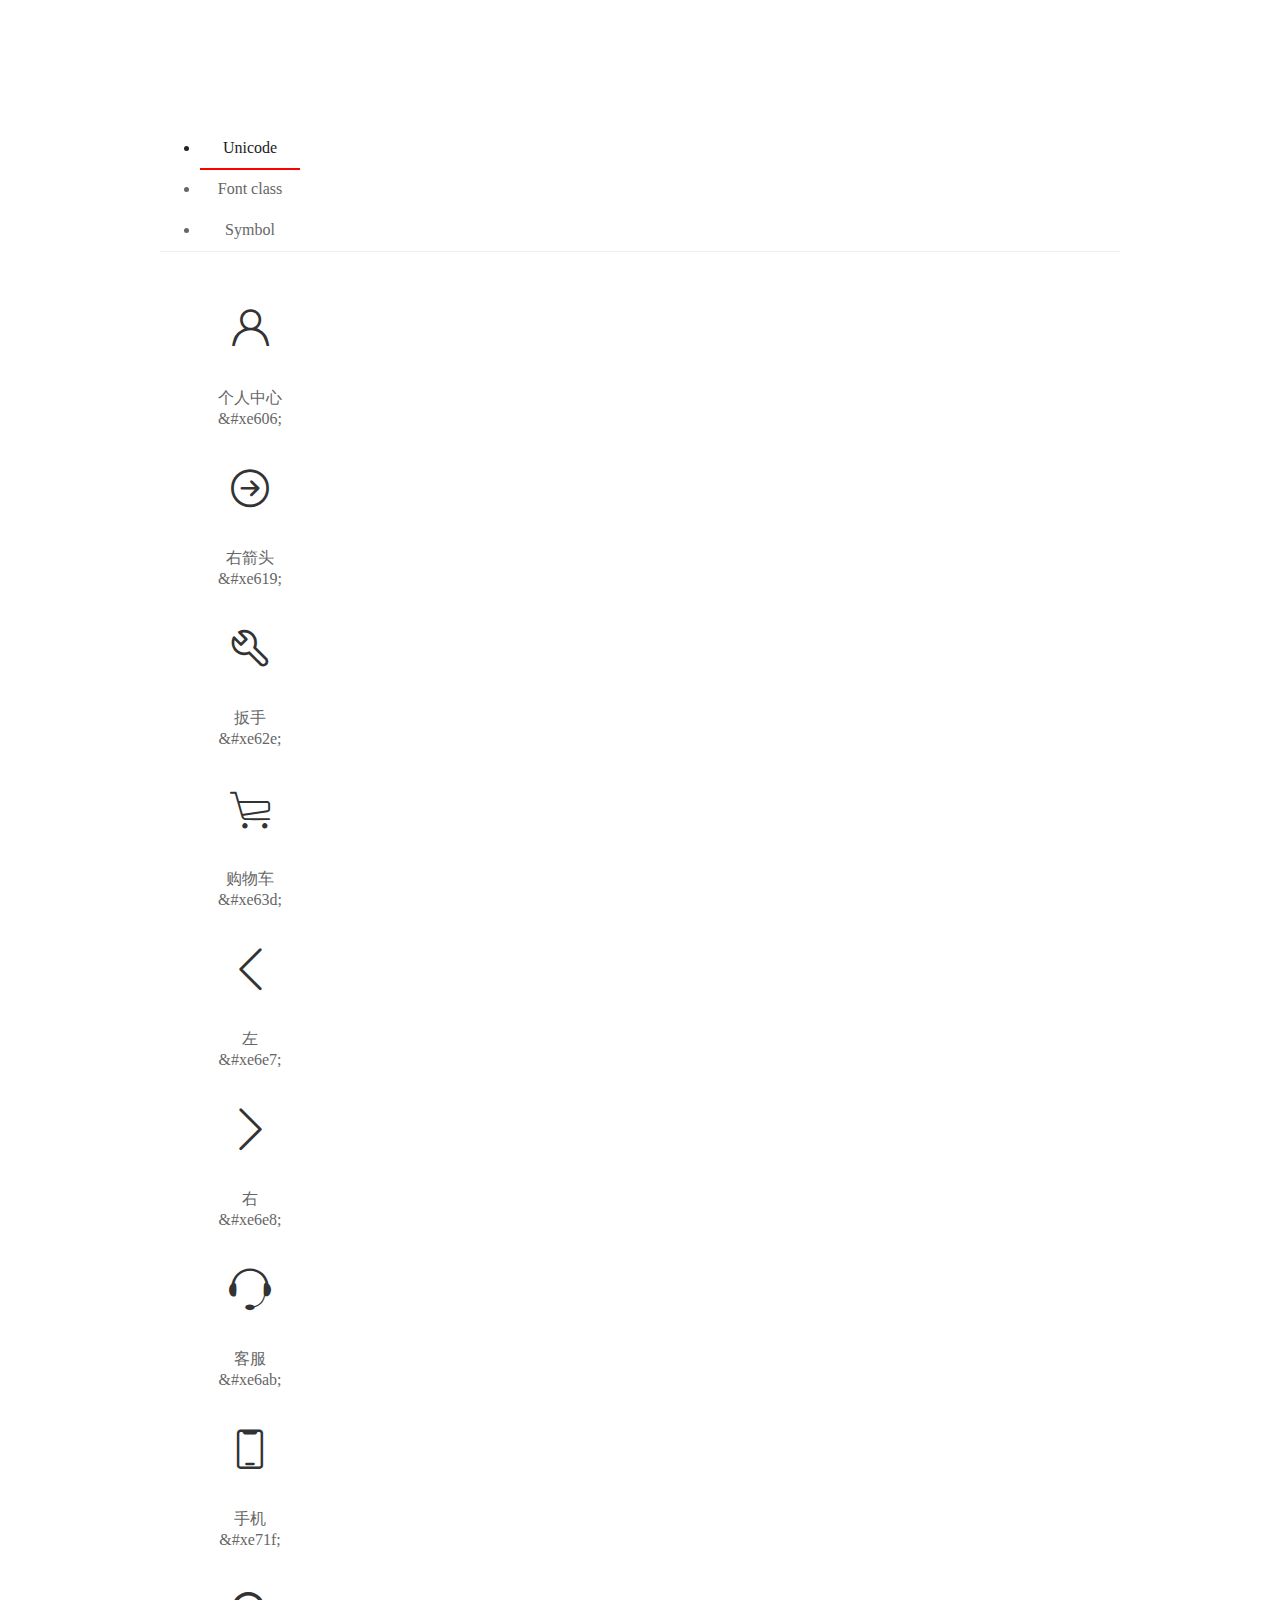
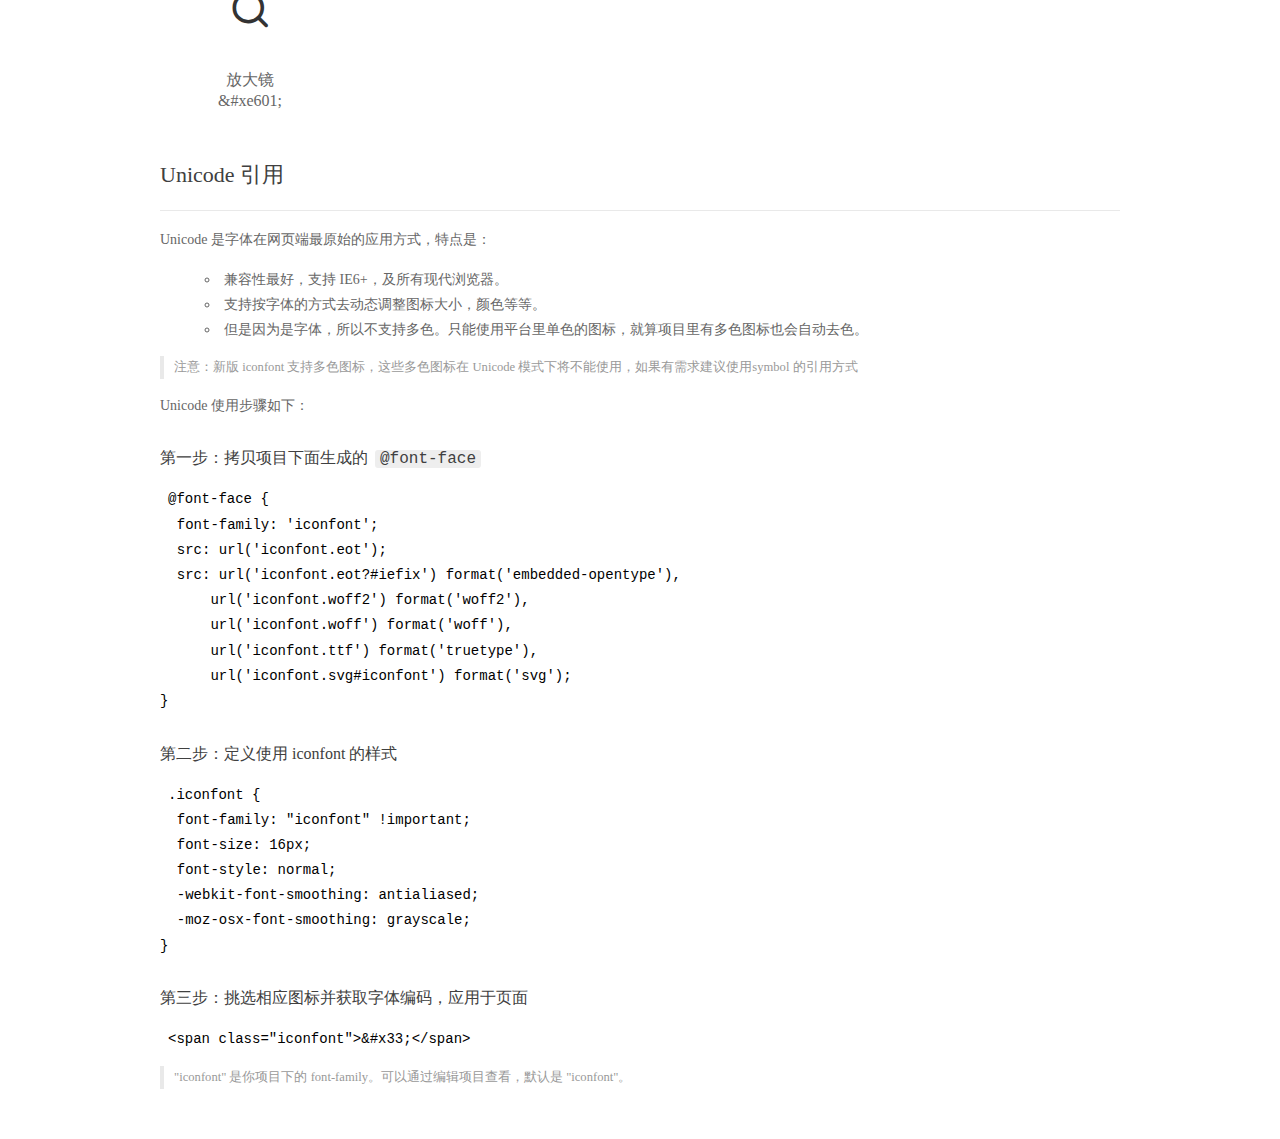
<file: font/demo_index.html>
<!DOCTYPE html>
<html>
<head>
  <meta charset="utf-8"/>
  <title>IconFont Demo</title>
  <link rel="shortcut icon" href="https://img.alicdn.com/tps/i4/TB1_oz6GVXXXXaFXpXXJDFnIXXX-64-64.ico" type="image/x-icon"/>
  <link rel="stylesheet" href="https://g.alicdn.com/thx/cube/1.3.2/cube.min.css">
  <link rel="stylesheet" href="demo.css">
  <link rel="stylesheet" href="iconfont.css">
  <script src="iconfont.js"></script>
  <!-- jQuery -->
  <script src="https://a1.alicdn.com/oss/uploads/2018/12/26/7bfddb60-08e8-11e9-9b04-53e73bb6408b.js"></script>
  <!-- 代码高亮 -->
  <script src="https://a1.alicdn.com/oss/uploads/2018/12/26/a3f714d0-08e6-11e9-8a15-ebf944d7534c.js"></script>
</head>
<body>
  <div class="main">
    <h1 class="logo"><a href="https://www.iconfont.cn/" title="iconfont 首页" target="_blank">&#xe86b;</a></h1>
    <div class="nav-tabs">
      <ul id="tabs" class="dib-box">
        <li class="dib active"><span>Unicode</span></li>
        <li class="dib"><span>Font class</span></li>
        <li class="dib"><span>Symbol</span></li>
      </ul>
      
    </div>
    <div class="tab-container">
      <div class="content unicode" style="display: block;">
          <ul class="icon_lists dib-box">
          
            <li class="dib">
              <span class="icon iconfont">&#xe606;</span>
                <div class="name">个人中心</div>
                <div class="code-name">&amp;#xe606;</div>
              </li>
          
            <li class="dib">
              <span class="icon iconfont">&#xe619;</span>
                <div class="name">右箭头</div>
                <div class="code-name">&amp;#xe619;</div>
              </li>
          
            <li class="dib">
              <span class="icon iconfont">&#xe62e;</span>
                <div class="name">扳手</div>
                <div class="code-name">&amp;#xe62e;</div>
              </li>
          
            <li class="dib">
              <span class="icon iconfont">&#xe63d;</span>
                <div class="name">购物车</div>
                <div class="code-name">&amp;#xe63d;</div>
              </li>
          
            <li class="dib">
              <span class="icon iconfont">&#xe6e7;</span>
                <div class="name">左</div>
                <div class="code-name">&amp;#xe6e7;</div>
              </li>
          
            <li class="dib">
              <span class="icon iconfont">&#xe6e8;</span>
                <div class="name">右</div>
                <div class="code-name">&amp;#xe6e8;</div>
              </li>
          
            <li class="dib">
              <span class="icon iconfont">&#xe6ab;</span>
                <div class="name">客服</div>
                <div class="code-name">&amp;#xe6ab;</div>
              </li>
          
            <li class="dib">
              <span class="icon iconfont">&#xe71f;</span>
                <div class="name">手机</div>
                <div class="code-name">&amp;#xe71f;</div>
              </li>
          
            <li class="dib">
              <span class="icon iconfont">&#xe601;</span>
                <div class="name">放大镜</div>
                <div class="code-name">&amp;#xe601;</div>
              </li>
          
          </ul>
          <div class="article markdown">
          <h2 id="unicode-">Unicode 引用</h2>
          <hr>

          <p>Unicode 是字体在网页端最原始的应用方式，特点是：</p>
          <ul>
            <li>兼容性最好，支持 IE6+，及所有现代浏览器。</li>
            <li>支持按字体的方式去动态调整图标大小，颜色等等。</li>
            <li>但是因为是字体，所以不支持多色。只能使用平台里单色的图标，就算项目里有多色图标也会自动去色。</li>
          </ul>
          <blockquote>
            <p>注意：新版 iconfont 支持多色图标，这些多色图标在 Unicode 模式下将不能使用，如果有需求建议使用symbol 的引用方式</p>
          </blockquote>
          <p>Unicode 使用步骤如下：</p>
          <h3 id="-font-face">第一步：拷贝项目下面生成的 <code>@font-face</code></h3>
<pre><code class="language-css"
>@font-face {
  font-family: 'iconfont';
  src: url('iconfont.eot');
  src: url('iconfont.eot?#iefix') format('embedded-opentype'),
      url('iconfont.woff2') format('woff2'),
      url('iconfont.woff') format('woff'),
      url('iconfont.ttf') format('truetype'),
      url('iconfont.svg#iconfont') format('svg');
}
</code></pre>
          <h3 id="-iconfont-">第二步：定义使用 iconfont 的样式</h3>
<pre><code class="language-css"
>.iconfont {
  font-family: "iconfont" !important;
  font-size: 16px;
  font-style: normal;
  -webkit-font-smoothing: antialiased;
  -moz-osx-font-smoothing: grayscale;
}
</code></pre>
          <h3 id="-">第三步：挑选相应图标并获取字体编码，应用于页面</h3>
<pre>
<code class="language-html"
>&lt;span class="iconfont"&gt;&amp;#x33;&lt;/span&gt;
</code></pre>
          <blockquote>
            <p>"iconfont" 是你项目下的 font-family。可以通过编辑项目查看，默认是 "iconfont"。</p>
          </blockquote>
          </div>
      </div>
      <div class="content font-class">
        <ul class="icon_lists dib-box">
          
          <li class="dib">
            <span class="icon iconfont icon-icon"></span>
            <div class="name">
              个人中心
            </div>
            <div class="code-name">.icon-icon
            </div>
          </li>
          
          <li class="dib">
            <span class="icon iconfont icon-youjiantou"></span>
            <div class="name">
              右箭头
            </div>
            <div class="code-name">.icon-youjiantou
            </div>
          </li>
          
          <li class="dib">
            <span class="icon iconfont icon-editor2"></span>
            <div class="name">
              扳手
            </div>
            <div class="code-name">.icon-editor2
            </div>
          </li>
          
          <li class="dib">
            <span class="icon iconfont icon-gouwuche"></span>
            <div class="name">
              购物车
            </div>
            <div class="code-name">.icon-gouwuche
            </div>
          </li>
          
          <li class="dib">
            <span class="icon iconfont icon-zuo"></span>
            <div class="name">
              左
            </div>
            <div class="code-name">.icon-zuo
            </div>
          </li>
          
          <li class="dib">
            <span class="icon iconfont icon-you"></span>
            <div class="name">
              右
            </div>
            <div class="code-name">.icon-you
            </div>
          </li>
          
          <li class="dib">
            <span class="icon iconfont icon-kefu"></span>
            <div class="name">
              客服
            </div>
            <div class="code-name">.icon-kefu
            </div>
          </li>
          
          <li class="dib">
            <span class="icon iconfont icon-shouji"></span>
            <div class="name">
              手机
            </div>
            <div class="code-name">.icon-shouji
            </div>
          </li>
          
          <li class="dib">
            <span class="icon iconfont icon-fangdajing"></span>
            <div class="name">
              放大镜
            </div>
            <div class="code-name">.icon-fangdajing
            </div>
          </li>
          
        </ul>
        <div class="article markdown">
        <h2 id="font-class-">font-class 引用</h2>
        <hr>

        <p>font-class 是 Unicode 使用方式的一种变种，主要是解决 Unicode 书写不直观，语意不明确的问题。</p>
        <p>与 Unicode 使用方式相比，具有如下特点：</p>
        <ul>
          <li>兼容性良好，支持 IE8+，及所有现代浏览器。</li>
          <li>相比于 Unicode 语意明确，书写更直观。可以很容易分辨这个 icon 是什么。</li>
          <li>因为使用 class 来定义图标，所以当要替换图标时，只需要修改 class 里面的 Unicode 引用。</li>
          <li>不过因为本质上还是使用的字体，所以多色图标还是不支持的。</li>
        </ul>
        <p>使用步骤如下：</p>
        <h3 id="-fontclass-">第一步：引入项目下面生成的 fontclass 代码：</h3>
<pre><code class="language-html">&lt;link rel="stylesheet" href="./iconfont.css"&gt;
</code></pre>
        <h3 id="-">第二步：挑选相应图标并获取类名，应用于页面：</h3>
<pre><code class="language-html">&lt;span class="iconfont icon-xxx"&gt;&lt;/span&gt;
</code></pre>
        <blockquote>
          <p>"
            iconfont" 是你项目下的 font-family。可以通过编辑项目查看，默认是 "iconfont"。</p>
        </blockquote>
      </div>
      </div>
      <div class="content symbol">
          <ul class="icon_lists dib-box">
          
            <li class="dib">
                <svg class="icon svg-icon" aria-hidden="true">
                  <use xlink:href="#icon-icon"></use>
                </svg>
                <div class="name">个人中心</div>
                <div class="code-name">#icon-icon</div>
            </li>
          
            <li class="dib">
                <svg class="icon svg-icon" aria-hidden="true">
                  <use xlink:href="#icon-youjiantou"></use>
                </svg>
                <div class="name">右箭头</div>
                <div class="code-name">#icon-youjiantou</div>
            </li>
          
            <li class="dib">
                <svg class="icon svg-icon" aria-hidden="true">
                  <use xlink:href="#icon-editor2"></use>
                </svg>
                <div class="name">扳手</div>
                <div class="code-name">#icon-editor2</div>
            </li>
          
            <li class="dib">
                <svg class="icon svg-icon" aria-hidden="true">
                  <use xlink:href="#icon-gouwuche"></use>
                </svg>
                <div class="name">购物车</div>
                <div class="code-name">#icon-gouwuche</div>
            </li>
          
            <li class="dib">
                <svg class="icon svg-icon" aria-hidden="true">
                  <use xlink:href="#icon-zuo"></use>
                </svg>
                <div class="name">左</div>
                <div class="code-name">#icon-zuo</div>
            </li>
          
            <li class="dib">
                <svg class="icon svg-icon" aria-hidden="true">
                  <use xlink:href="#icon-you"></use>
                </svg>
                <div class="name">右</div>
                <div class="code-name">#icon-you</div>
            </li>
          
            <li class="dib">
                <svg class="icon svg-icon" aria-hidden="true">
                  <use xlink:href="#icon-kefu"></use>
                </svg>
                <div class="name">客服</div>
                <div class="code-name">#icon-kefu</div>
            </li>
          
            <li class="dib">
                <svg class="icon svg-icon" aria-hidden="true">
                  <use xlink:href="#icon-shouji"></use>
                </svg>
                <div class="name">手机</div>
                <div class="code-name">#icon-shouji</div>
            </li>
          
            <li class="dib">
                <svg class="icon svg-icon" aria-hidden="true">
                  <use xlink:href="#icon-fangdajing"></use>
                </svg>
                <div class="name">放大镜</div>
                <div class="code-name">#icon-fangdajing</div>
            </li>
          
          </ul>
          <div class="article markdown">
          <h2 id="symbol-">Symbol 引用</h2>
          <hr>

          <p>这是一种全新的使用方式，应该说这才是未来的主流，也是平台目前推荐的用法。相关介绍可以参考这篇<a href="">文章</a>
            这种用法其实是做了一个 SVG 的集合，与另外两种相比具有如下特点：</p>
          <ul>
            <li>支持多色图标了，不再受单色限制。</li>
            <li>通过一些技巧，支持像字体那样，通过 <code>font-size</code>, <code>color</code> 来调整样式。</li>
            <li>兼容性较差，支持 IE9+，及现代浏览器。</li>
            <li>浏览器渲染 SVG 的性能一般，还不如 png。</li>
          </ul>
          <p>使用步骤如下：</p>
          <h3 id="-symbol-">第一步：引入项目下面生成的 symbol 代码：</h3>
<pre><code class="language-html">&lt;script src="./iconfont.js"&gt;&lt;/script&gt;
</code></pre>
          <h3 id="-css-">第二步：加入通用 CSS 代码（引入一次就行）：</h3>
<pre><code class="language-html">&lt;style&gt;
.icon {
  width: 1em;
  height: 1em;
  vertical-align: -0.15em;
  fill: currentColor;
  overflow: hidden;
}
&lt;/style&gt;
</code></pre>
          <h3 id="-">第三步：挑选相应图标并获取类名，应用于页面：</h3>
<pre><code class="language-html">&lt;svg class="icon" aria-hidden="true"&gt;
  &lt;use xlink:href="#icon-xxx"&gt;&lt;/use&gt;
&lt;/svg&gt;
</code></pre>
          </div>
      </div>

    </div>
  </div>
  <script>
  $(document).ready(function () {
      $('.tab-container .content:first').show()

      $('#tabs li').click(function (e) {
        var tabContent = $('.tab-container .content')
        var index = $(this).index()

        if ($(this).hasClass('active')) {
          return
        } else {
          $('#tabs li').removeClass('active')
          $(this).addClass('active')

          tabContent.hide().eq(index).fadeIn()
        }
      })
    })
  </script>
</body>
</html>
</file>
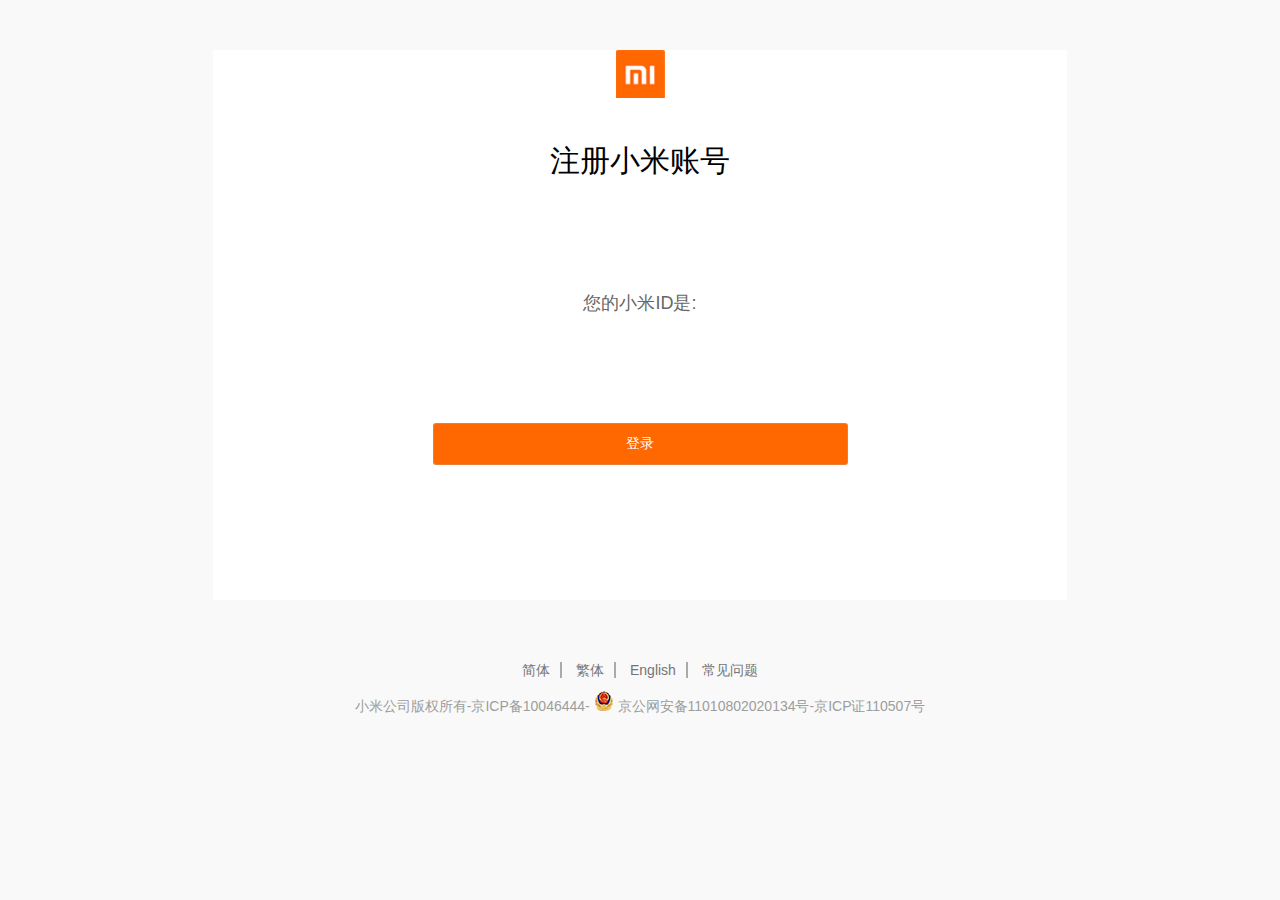
<file: html/id.html>
<!DOCTYPE html>
<html lang="en">
<head>
    <meta charset="UTF-8">
    <meta name="viewport" content="width=device-width, initial-scale=1.0">
    <title>Document</title>
    <link rel="stylesheet" href="../css/id.css">
</head>
<body>
    <div class="big">
        <div class="logo"><img src="../images/zjw/1.png" alt=""></div>
        <h3>注册小米账号</h3>
        <div class="reg">
            <p>您的小米ID是: <span class="id">2484112093</span></p>
            <button class="login">登录</button>
        </div>
    </div>
    <div class="foot">
        <ul>
            <li><a href="">简体</a></li>
            <li><a href="">繁体</a></li>
            <li><a href="">English</a></li>
            <li><a href="">常见问题</a></li>
        </ul>
        <p>小米公司版权所有-京ICP备10046444- <a
                href="http://www.beian.gov.cn/portal/registerSystemInfo?recordcode=11010802020134"><img
                    src="../images/zjw/6.png" alt=""></a> 京公网安备11010802020134号-京ICP证110507号</p>
    </div>
</body>
<script src="../js/zjw/reg/id.js" type="module"></script>
</html>
</file>
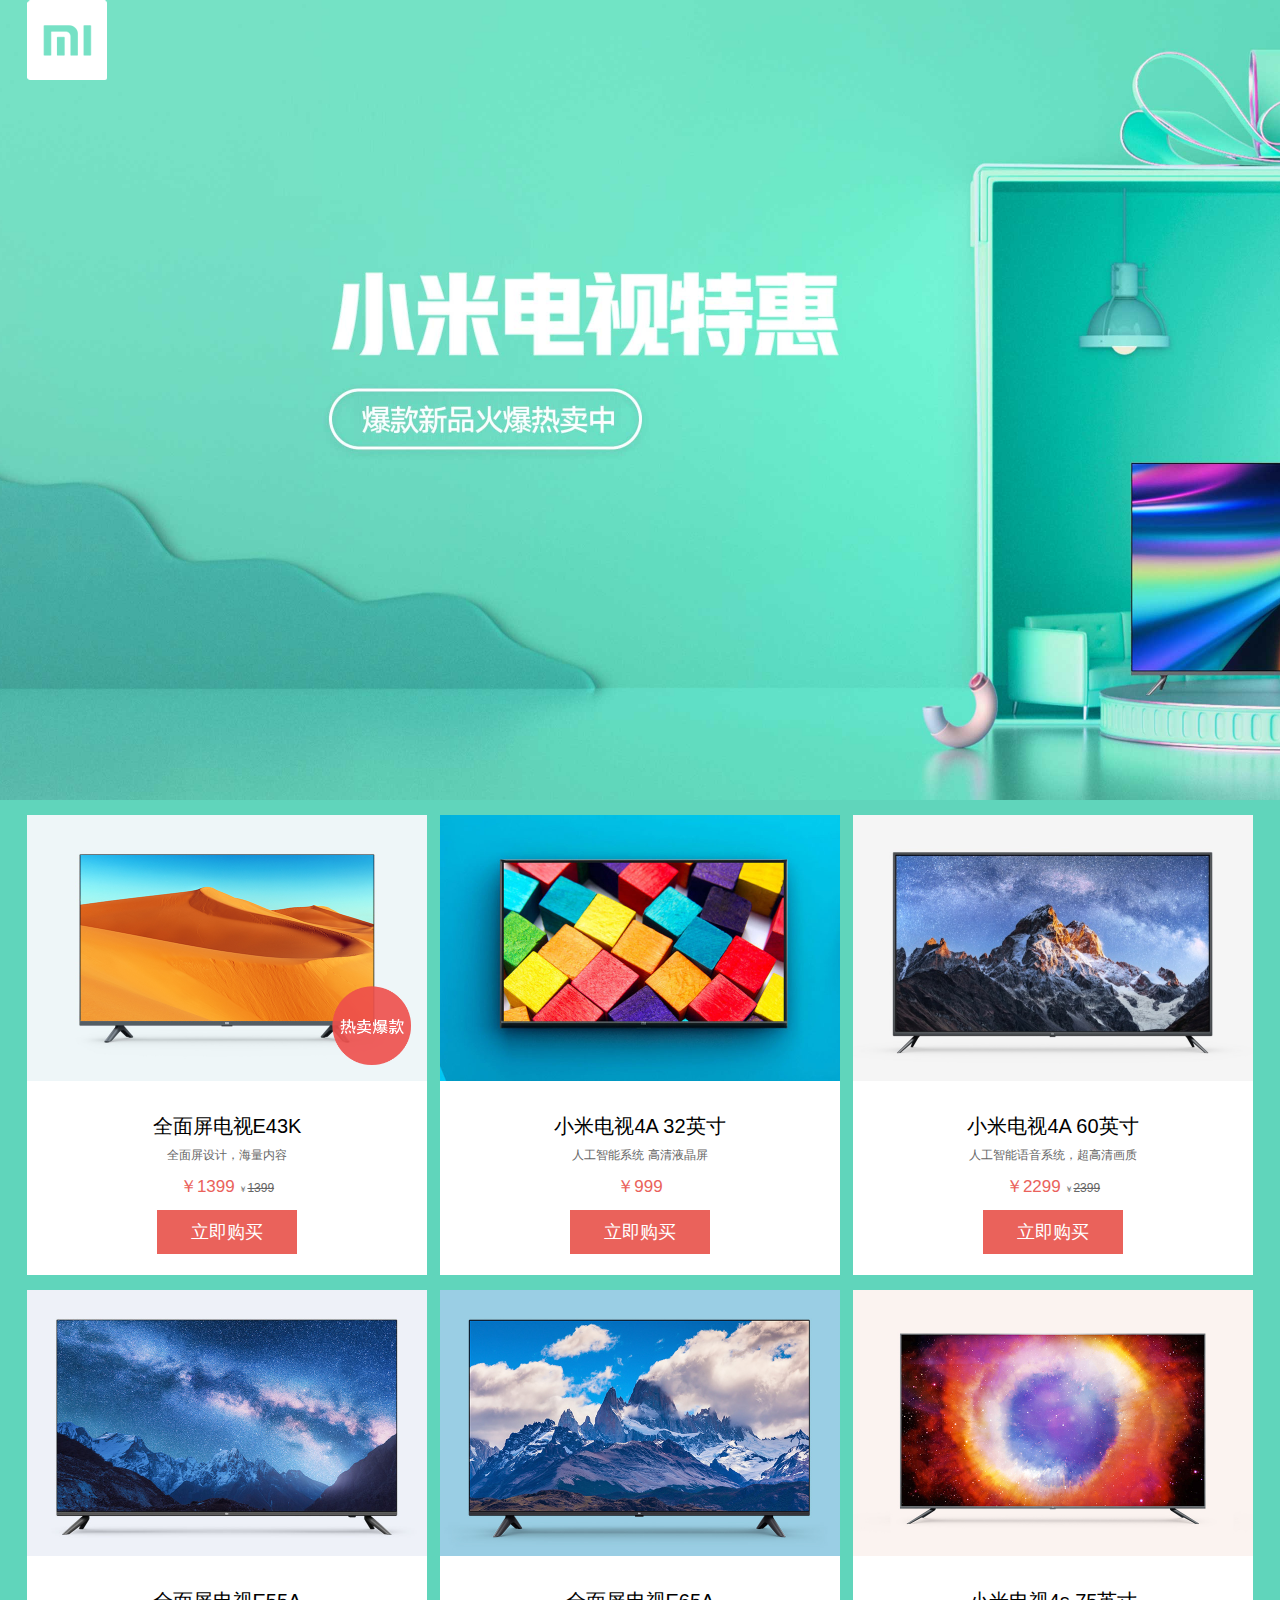
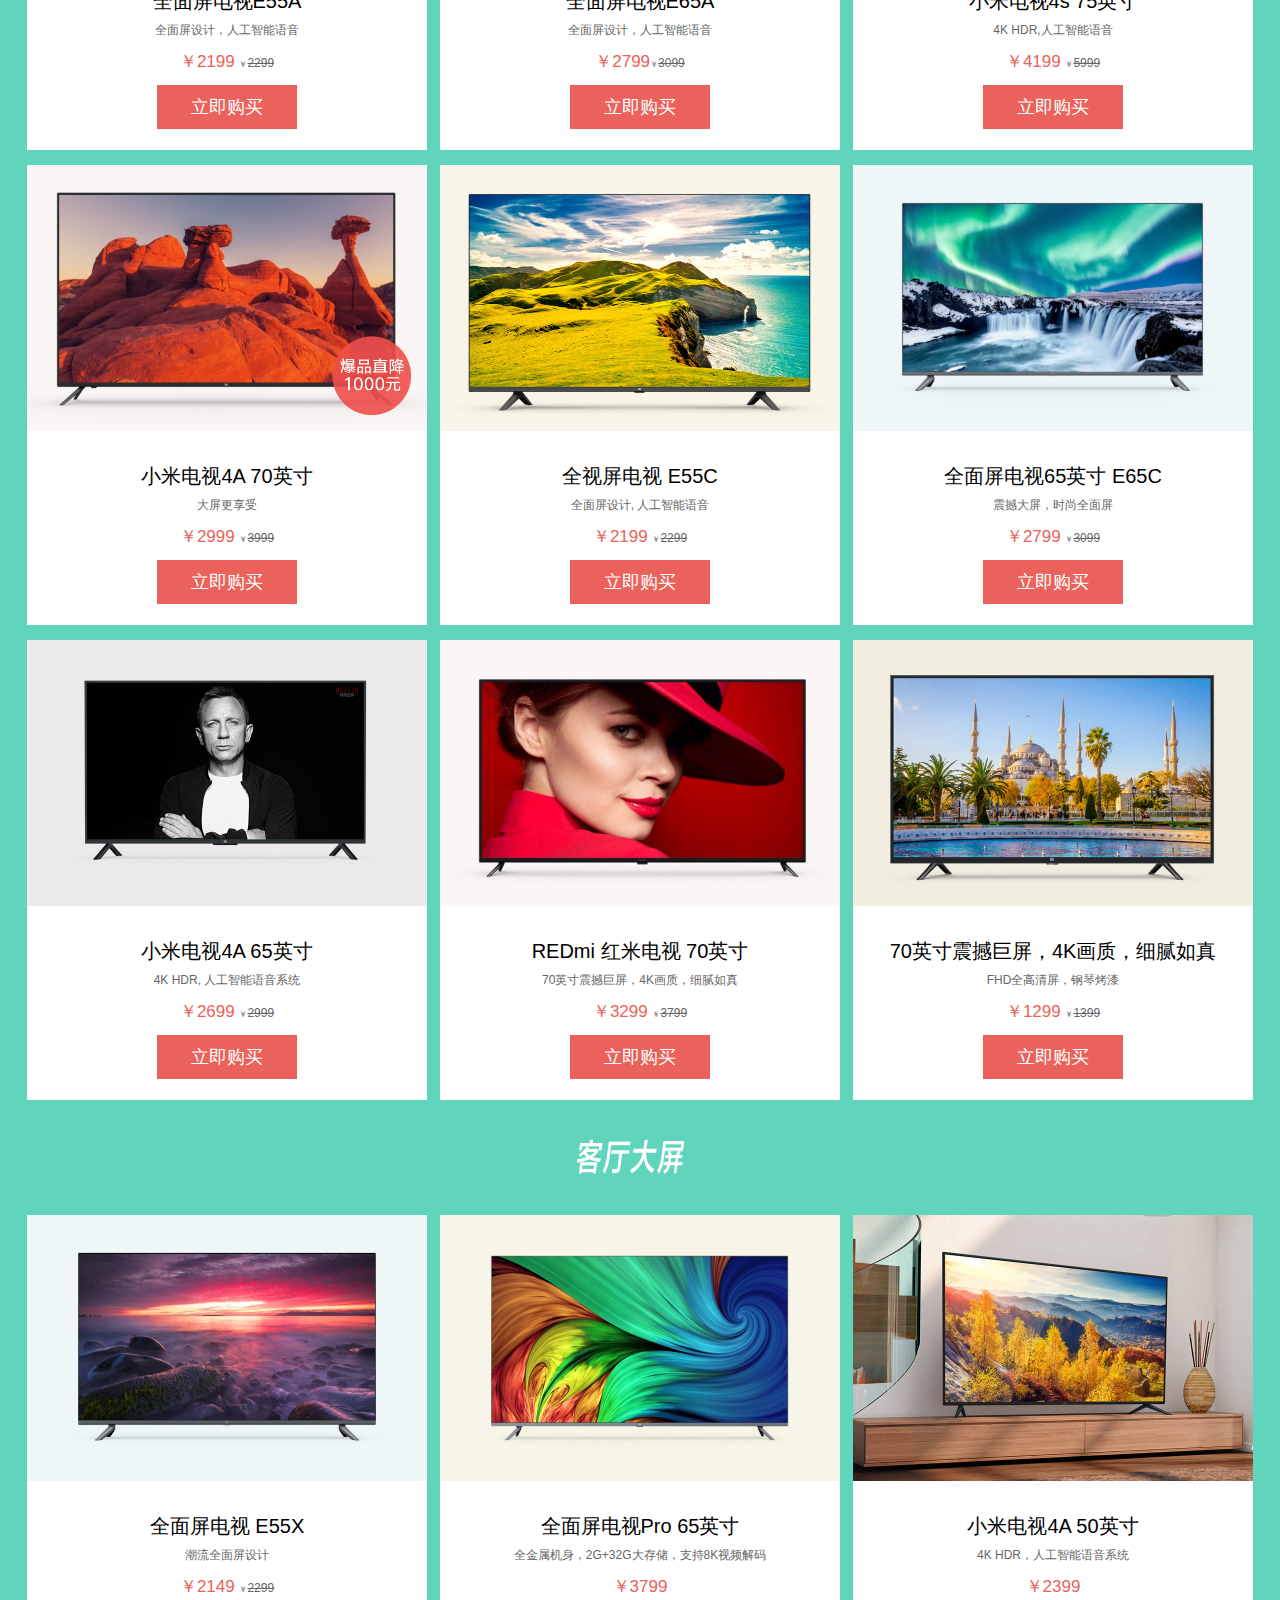
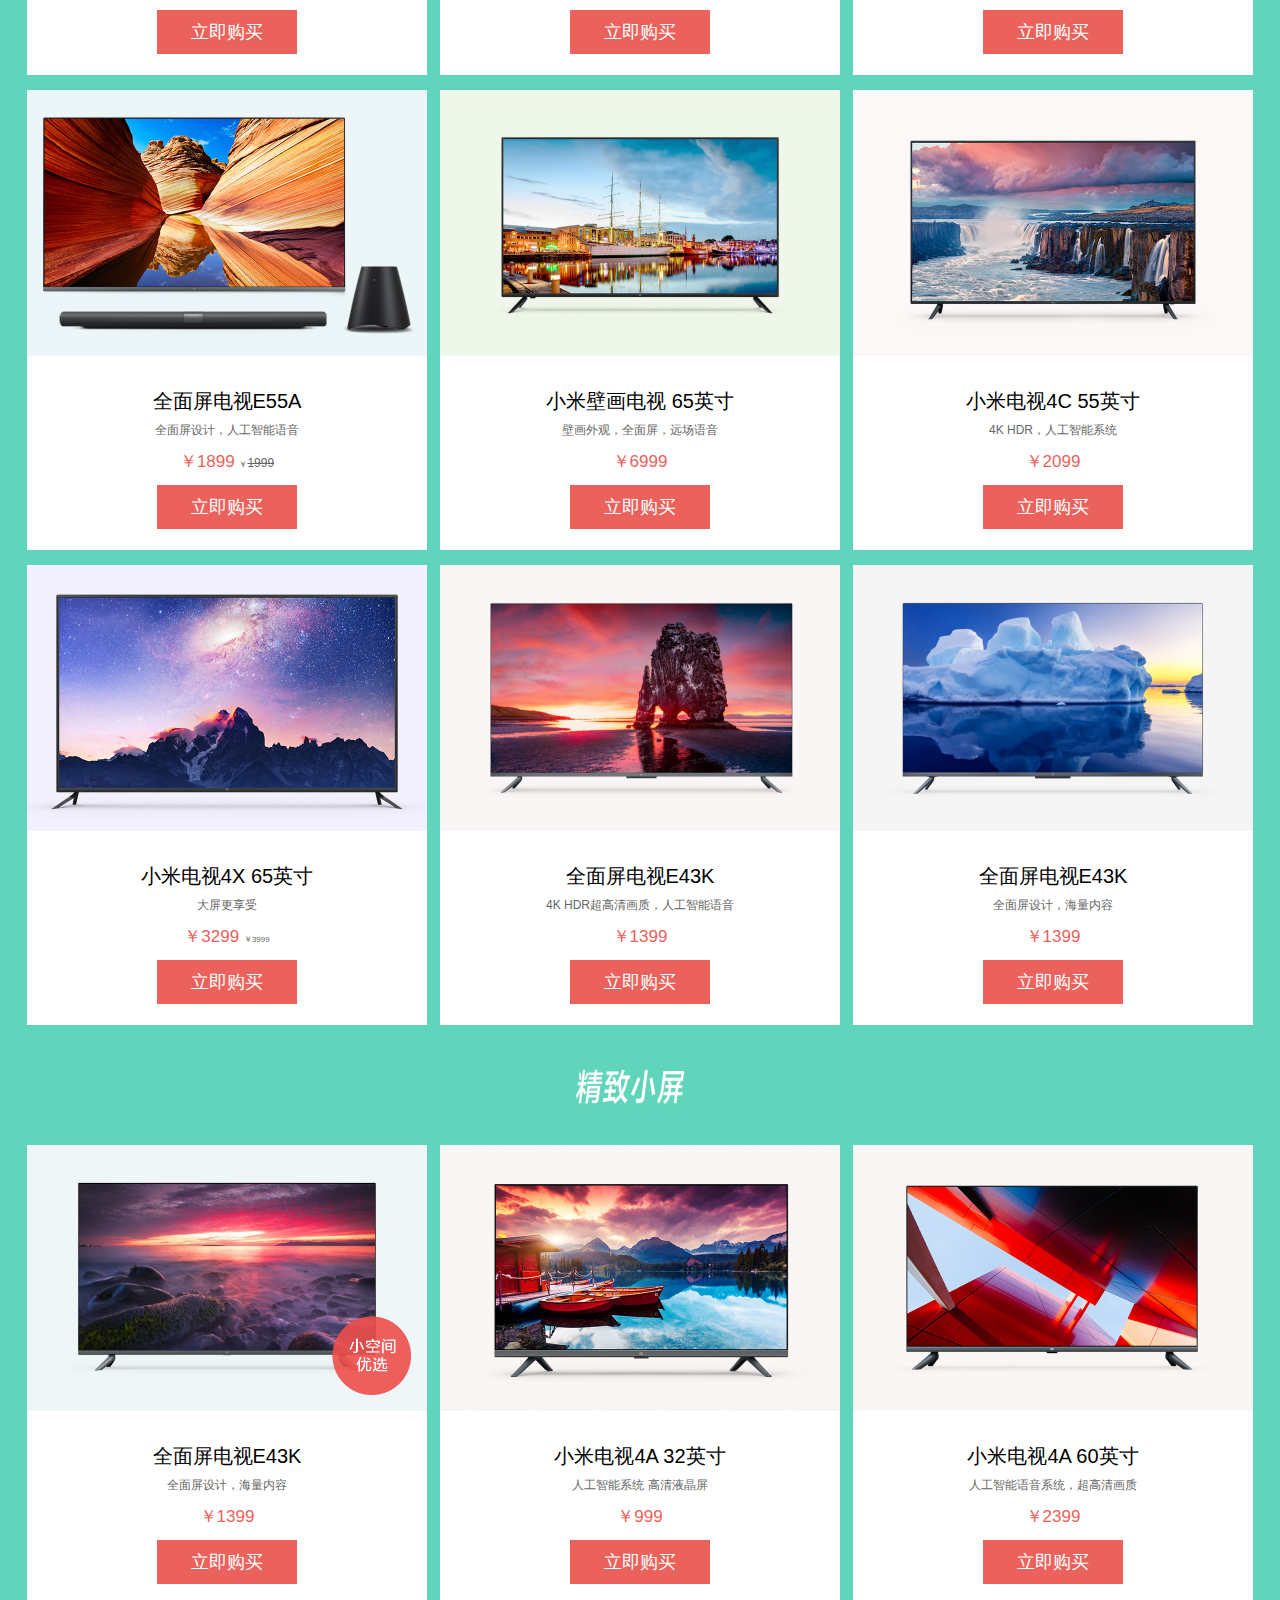
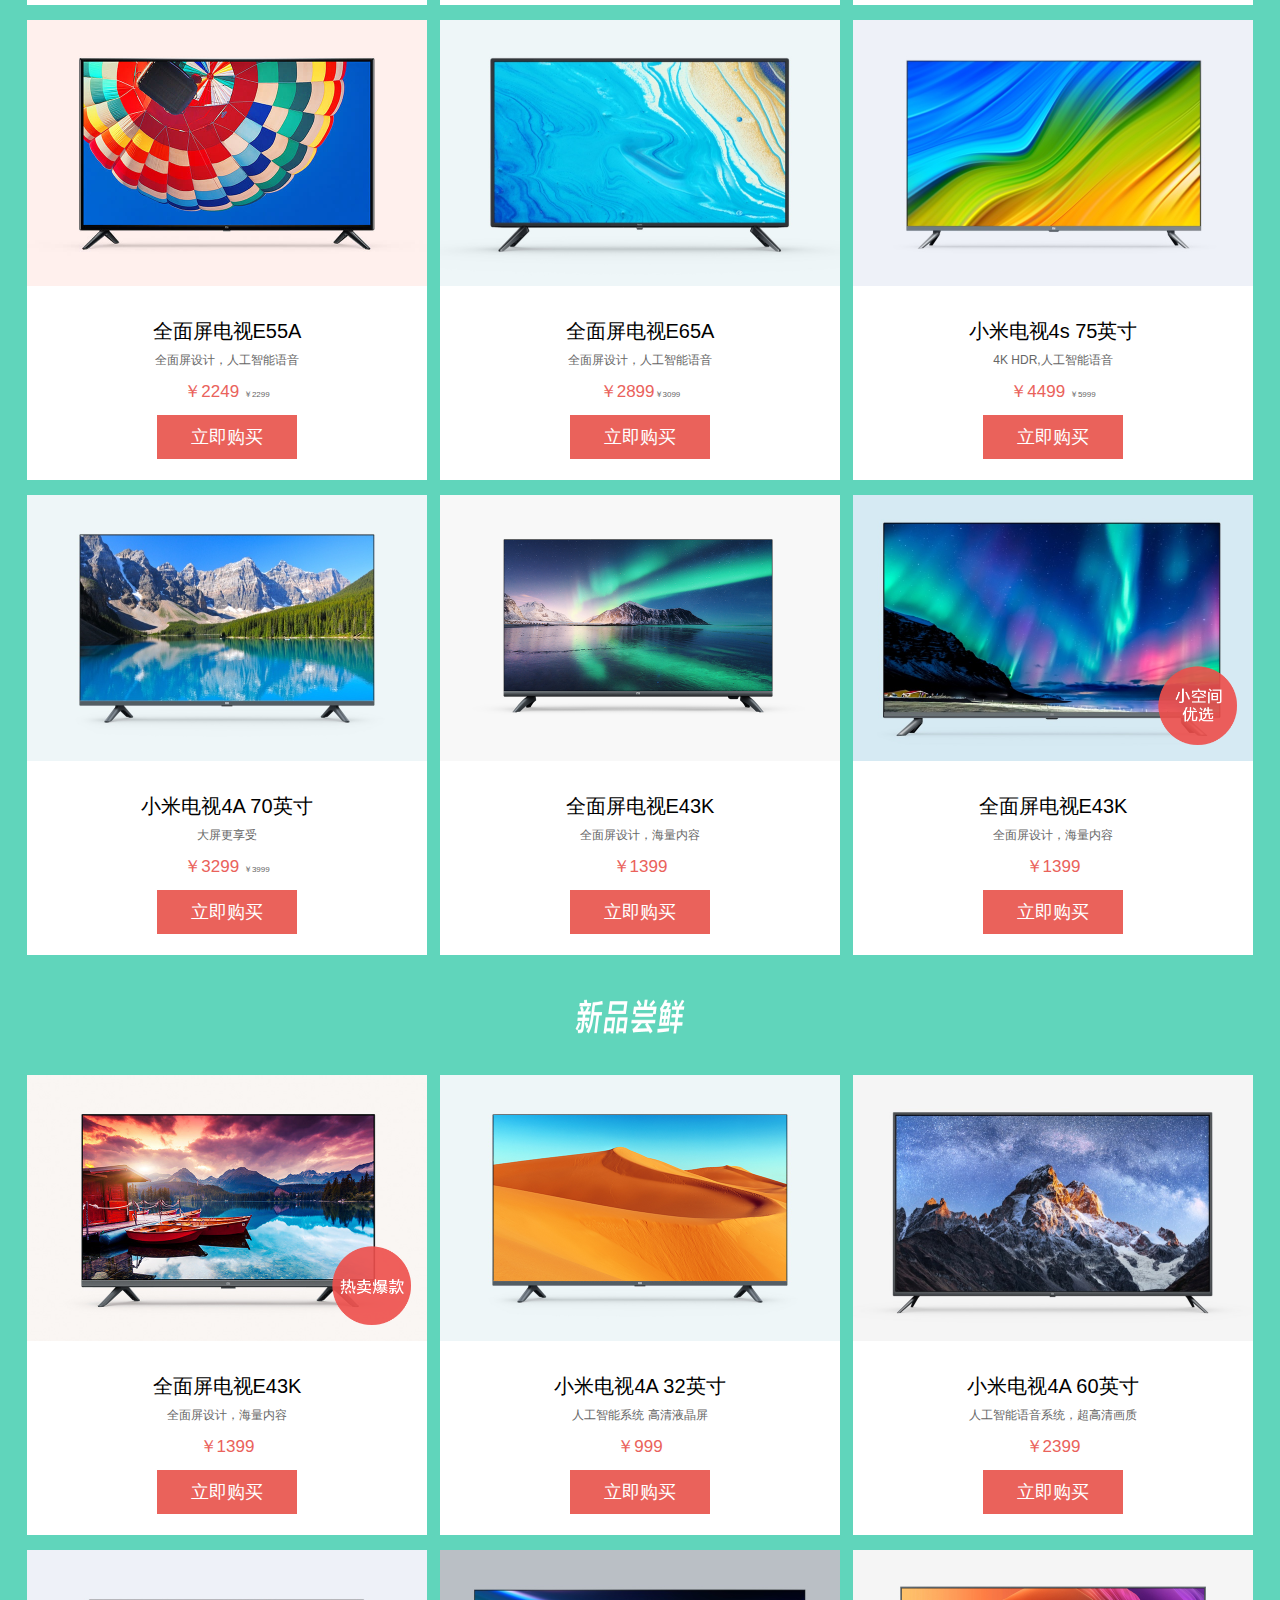
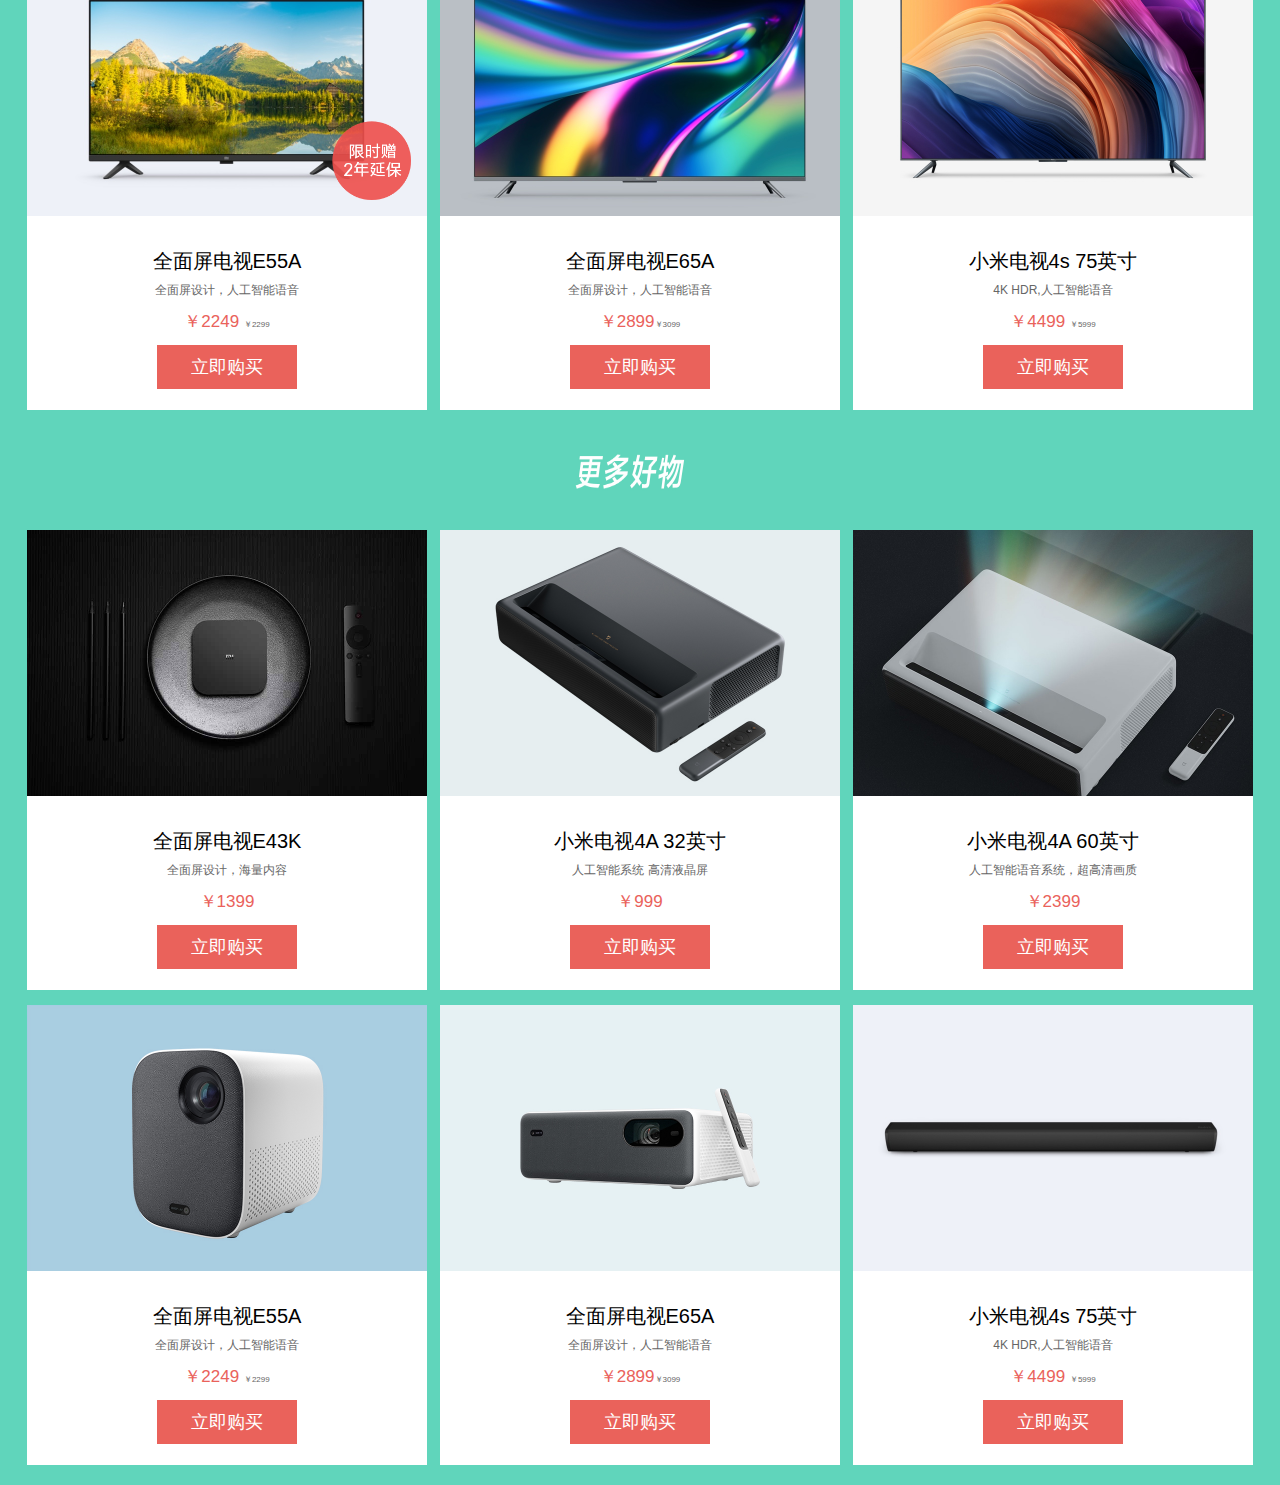
<file: html/redmi.html>
<!DOCTYPE html>
<html lang="en">
<head>
    <meta charset="UTF-8">
    <meta name="viewport" content="width=device-width, initial-scale=1.0">
    <title>Document</title>
</head>
<link rel="stylesheet" href="../css/redmi.css">
<body>
    <div class="header">
        <div class="w">
            <a href=""><img src="../images/zjw/2.png" alt=""></a>
        </div>
    </div>
    <div class="first">
     <div class="w">
        <dl>
            <dt><img src="../images/zjw/3.jpg" alt="">
                <img src="../images/zjw/4.png" alt="" class="pic">    
            </dt>
            <dd>
                <h3>全面屏电视E43K</h3>
                <p>全面屏设计，海量内容</p>
                <p>￥1399 <span>￥<span>1399</span></span></p>
                <p><a href="">立即购买</a></p>
            </dd>
        </dl>
        <dl>
            <dt><img src="../images/zjw/5.jpg" alt=""></dt>
            <dd>
                <h3>小米电视4A 32英寸</h3>
                <p>人工智能系统 高清液晶屏</p>
                <p>￥999</p>
                <p><a href="">立即购买</a></p>
            </dd>
        </dl>
        <dl>
            <dt><img src="../images/zjw/6.jpg" alt=""></dt>
            <dd>
                <h3>小米电视4A 60英寸</h3>
                <p>人工智能语音系统，超高清画质</p>
                <p>￥2299 <span>￥<span>2399</span></span></p>
                <p><a href="">立即购买</a></p>
            </dd>
        </dl>
        <dl>
            <dt><img src="../images/zjw/7.jpg" alt=""></dt>
            <dd>
                <h3>全面屏电视E55A</h3>
                <p>全面屏设计，人工智能语音</p>
                <p>￥2199 <span>￥<span>2299</span></span></p>
                <p><a href="">立即购买</a></p>
            </dd>
        </dl>
        <dl>
            <dt><img src="../images/zjw/8.jpg" alt=""></dt>
            <dd>
                <h3>全面屏电视E65A</h3>
                <p>全面屏设计，人工智能语音 </p>
                <p>￥2799<span>￥<span>3099</span></span></p>
                <p><a href="">立即购买</a></p>
            </dd>
        </dl>
        <dl>
            <dt><img src="../images/zjw/9.jpg" alt=""></dt>
            <dd>
                <h3>小米电视4s 75英寸</h3>
                <p>4K HDR,人工智能语音</p>
                <p>￥4199 <span>￥<span>5999</span></span></p>
                <p><a href="">立即购买</a></p>
            </dd>
        </dl>
        <dl>
            <dt><img src="../images/zjw/10.jpg" alt="">
                <img src="../images/zjw/5.png" alt="" class="pic">
            </dt>
            <dd>
                <h3>小米电视4A 70英寸</h3>
                <p>大屏更享受</p>
                <p>￥2999 <span>￥<span>3999</span></span></p>
                <p><a href="">立即购买</a></p>
            </dd>
        </dl>
        <dl>
            <dt><img src="../images/zjw/11.jpg" alt=""></dt>
            <dd>
                <h3>全视屏电视 E55C</h3>
                <p>全面屏设计, 人工智能语音</p>
                <p>￥2199 <span>￥<span>2299</span></span></p>
                <p><a href="">立即购买</a></p>
            </dd>
        </dl>
        <dl>
            <dt><img src="../images/zjw/12.jpg" alt=""></dt>
            <dd>
                <h3>全面屏电视65英寸 E65C</h3>
                <p>震撼大屏，时尚全面屏</p>
                <p>￥2799 <span>￥<span>3099</span></span></p>
                <p><a href="">立即购买</a></p>
            </dd>
        </dl>
        <dl>
            <dt><img src="../images/zjw/13.jpg" alt=""></dt>
            <dd>
                <h3>小米电视4A 65英寸</h3>
                <p>4K HDR, 人工智能语音系统</p>
                <p>￥2699 <span>￥<span>2999</span></span></p>
                <p><a href="">立即购买</a></p>
            </dd>
        </dl>
        <dl>
            <dt><img src="../images/zjw/14.jpg" alt=""></dt>
            <dd>
                <h3>REDmi 红米电视 70英寸</h3>
                <p>70英寸震撼巨屏，4K画质，细腻如真</p>
                <p>￥3299 <span>￥<span>3799</span></span></p>
                <p><a href="">立即购买</a></p>
            </dd>
        </dl>
        <dl>
            <dt><img src="../images/zjw/15.jpg" alt=""></dt>
            <dd>
                <h3>70英寸震撼巨屏，4K画质，细腻如真</h3>
                <p>FHD全高清屏，钢琴烤漆</p>
                <p>￥1299 <span>￥<span>1399</span></span></p>
                <p><a href="">立即购买</a></p>
            </dd>
        </dl>
     </div>
    </div>
    <div class="biaoti"><img src="../images/zjw/46.jpg" alt=""></div>
    <div class="first a1">
        <div class="w">
           <dl>
               <dt><img src="../images/zjw/16.jpg" alt=""></dt>
               <dd>
                   <h3>全面屏电视  E55X</h3>
                   <p>潮流全面屏设计</p>
                   <p>￥2149 <span>￥<span>2299</span></span></p>
                   <p><a href="">立即购买</a></p>
               </dd>
           </dl>
           <dl>
               <dt><img src="../images/zjw/17.jpg" alt=""></dt>
               <dd>
                   <h3>全面屏电视Pro 65英寸</h3>
                   <p>全金属机身，2G+32G大存储，支持8K视频解码</p>
                   <p>￥3799</p>
                   <p><a href="">立即购买</a></p>
               </dd>
           </dl>
           <dl>
               <dt><img src="../images/zjw/18.jpg" alt=""></dt>
               <dd>
                   <h3>小米电视4A 50英寸</h3>
                   <p>4K HDR，人工智能语音系统</p>
                   <p>￥2399</p>
                   <p><a href="">立即购买</a></p>
               </dd>
           </dl>
           <dl>
               <dt><img src="../images/zjw/19.jpg" alt=""></dt>
               <dd>
                   <h3>全面屏电视E55A</h3>
                   <p>全面屏设计，人工智能语音</p>
                   <p>￥1899 <span>￥<span>1999</span></span></p>
                   <p><a href="">立即购买</a></p>
               </dd>
           </dl>
           <dl>
               <dt><img src="../images/zjw/20.jpg" alt=""></dt>
               <dd>
                   <h3>小米壁画电视 65英寸</h3>
                   <p>壁画外观，全面屏，远场语音 </p>
                   <p>￥6999</p>
                   <p><a href="">立即购买</a></p>
               </dd>
           </dl>
           <dl>
               <dt><img src="../images/zjw/21.jpg" alt=""></dt>
               <dd>
                   <h3>小米电视4C 55英寸</h3>
                   <p>4K HDR，人工智能系统</p>
                   <p>￥2099 </p>
                   <p><a href="">立即购买</a></p>
               </dd>
           </dl>
           <dl>
               <dt><img src="../images/zjw/22.jpg" alt=""></dt>
               <dd>
                   <h3>小米电视4X 65英寸</h3>
                   <p>大屏更享受</p>
                   <p>￥3299 <span>￥3999</span></p>
                   <p><a href="">立即购买</a></p>
               </dd>
           </dl>
           <dl>
               <dt><img src="../images/zjw/23.jpg" alt=""></dt>
               <dd>
                   <h3>全面屏电视E43K</h3>
                   <p>4K HDR超高清画质，人工智能语音</p>
                   <p>￥1399</p>
                   <p><a href="">立即购买</a></p>
               </dd>
           </dl>
           <dl>
               <dt><img src="../images/zjw/24.jpg" alt=""></dt>
               <dd>
                   <h3>全面屏电视E43K</h3>
                   <p>全面屏设计，海量内容</p>
                   <p>￥1399</p>
                   <p><a href="">立即购买</a></p>
               </dd>
           </dl>

        </div>
       </div>
    <div class="biaoti"><img src="../images/zjw/47.jpg" alt=""></div>
    <div class="first a1">
        <div class="w">
           <dl>
               <dt><img src="../images/zjw/16.jpg" alt="">
                    <img src="../images/zjw/3.png" alt="" class="pic">
            </dt>
               <dd>
                   <h3>全面屏电视E43K</h3>
                   <p>全面屏设计，海量内容</p>
                   <p>￥1399</p>
                   <p><a href="">立即购买</a></p>
               </dd>
           </dl>
           <dl>
               <dt><img src="../images/zjw/25.jpg" alt=""></dt>
               <dd>
                   <h3>小米电视4A 32英寸</h3>
                   <p>人工智能系统 高清液晶屏</p>
                   <p>￥999</p>
                   <p><a href="">立即购买</a></p>
               </dd>
           </dl>
           <dl>
               <dt><img src="../images/zjw/26.jpg" alt=""></dt>
               <dd>
                   <h3>小米电视4A 60英寸</h3>
                   <p>人工智能语音系统，超高清画质</p>
                   <p>￥2399</p>
                   <p><a href="">立即购买</a></p>
               </dd>
           </dl>
           <dl>
               <dt><img src="../images/zjw/27.jpg" alt=""></dt>
               <dd>
                   <h3>全面屏电视E55A</h3>
                   <p>全面屏设计，人工智能语音</p>
                   <p>￥2249 <span>￥2299</span></p>
                   <p><a href="">立即购买</a></p>
               </dd>
           </dl>
           <dl>
               <dt><img src="../images/zjw/28.jpg" alt=""></dt>
               <dd>
                   <h3>全面屏电视E65A</h3>
                   <p>全面屏设计，人工智能语音 </p>
                   <p>￥2899<span>￥3099</span></p>
                   <p><a href="">立即购买</a></p>
               </dd>
           </dl>
           <dl>
               <dt><img src="../images/zjw/29.jpg" alt=""></dt>
               <dd>
                   <h3>小米电视4s 75英寸</h3>
                   <p>4K HDR,人工智能语音</p>
                   <p>￥4499 <span>￥5999</span></p>
                   <p><a href="">立即购买</a></p>
               </dd>
           </dl>
           <dl>
               <dt><img src="../images/zjw/30.jpg" alt=""></dt>
               <dd>
                   <h3>小米电视4A 70英寸</h3>
                   <p>大屏更享受</p>
                   <p>￥3299 <span>￥3999</span></p>
                   <p><a href="">立即购买</a></p>
               </dd>
           </dl>
           <dl>
               <dt><img src="../images/zjw/31.jpg" alt=""></dt>
               <dd>
                   <h3>全面屏电视E43K</h3>
                   <p>全面屏设计，海量内容</p>
                   <p>￥1399</p>
                   <p><a href="">立即购买</a></p>
               </dd>
           </dl>
           <dl>
               <dt><img src="../images/zjw/32.jpg" alt="">
                    <img src="../images/zjw/3.png" alt="" class="pic">
                </dt>
               <dd>
                   <h3>全面屏电视E43K</h3>
                   <p>全面屏设计，海量内容</p>
                   <p>￥1399</p>
                   <p><a href="">立即购买</a></p>
               </dd>
           </dl>
        </div>
       </div>
       <div class="biaoti"><img src="../images/zjw/48.jpg" alt=""></div>
       <div class="first a2">
        <div class="w">
           <dl>
               <dt><img src="../images/zjw/33.jpg" alt="">
                    <img src="../images/zjw/4.png" alt="" class="pic">
                </dt>
               <dd>
                   <h3>全面屏电视E43K</h3>
                   <p>全面屏设计，海量内容</p>
                   <p>￥1399</p>
                   <p><a href="">立即购买</a></p>
               </dd>
           </dl>
           <dl>
               <dt><img src="../images/zjw/34.jpg" alt=""></dt>
               <dd>
                   <h3>小米电视4A 32英寸</h3>
                   <p>人工智能系统 高清液晶屏</p>
                   <p>￥999</p>
                   <p><a href="">立即购买</a></p>
               </dd>
           </dl>
           <dl>
               <dt><img src="../images/zjw/35.jpg" alt="">
                   
            </dt>
               <dd>
                   <h3>小米电视4A 60英寸</h3>
                   <p>人工智能语音系统，超高清画质</p>
                   <p>￥2399</p>
                   <p><a href="">立即购买</a></p>
               </dd>
           </dl>
           <dl>
               <dt><img src="../images/zjw/36.jpg" alt="">
                <img src="../images/zjw/7.png" alt="" class="pic">
            </dt>
               <dd>
                   <h3>全面屏电视E55A</h3>
                   <p>全面屏设计，人工智能语音</p>
                   <p>￥2249 <span>￥2299</span></p>
                   <p><a href="">立即购买</a></p>
               </dd>
           </dl>
           <dl>
               <dt><img src="../images/zjw/37.jpg" alt=""></dt>
               <dd>
                   <h3>全面屏电视E65A</h3>
                   <p>全面屏设计，人工智能语音 </p>
                   <p>￥2899<span>￥3099</span></p>
                   <p><a href="">立即购买</a></p>
               </dd>
           </dl>
           <dl>
               <dt><img src="../images/zjw/38.jpg" alt=""></dt>
               <dd>
                   <h3>小米电视4s 75英寸</h3>
                   <p>4K HDR,人工智能语音</p>
                   <p>￥4499 <span>￥5999</span></p>
                   <p><a href="">立即购买</a></p>
               </dd>
           </dl>
        </div>
       </div>
       <div class="biaoti"><img src="../images/zjw/49.jpg" alt=""></div>
       <div class="first a2">
        <div class="w">
           <dl>
               <dt><img src="../images/zjw/45.jpg" alt=""></dt>
               <dd>
                   <h3>全面屏电视E43K</h3>
                   <p>全面屏设计，海量内容</p>
                   <p>￥1399</p>
                   <p><a href="">立即购买</a></p>
               </dd>
           </dl>
           <dl>
               <dt><img src="../images/zjw/40.jpg" alt=""></dt>
               <dd>
                   <h3>小米电视4A 32英寸</h3>
                   <p>人工智能系统 高清液晶屏</p>
                   <p>￥999</p>
                   <p><a href="">立即购买</a></p>
               </dd>
           </dl>
           <dl>
               <dt><img src="../images/zjw/41.jpg" alt=""></dt>
               <dd>
                   <h3>小米电视4A 60英寸</h3>
                   <p>人工智能语音系统，超高清画质</p>
                   <p>￥2399</p>
                   <p><a href="">立即购买</a></p>
               </dd>
           </dl>
           <dl>
               <dt><img src="../images/zjw/42.jpg" alt=""></dt>
               <dd>
                   <h3>全面屏电视E55A</h3>
                   <p>全面屏设计，人工智能语音</p>
                   <p>￥2249 <span>￥2299</span></p>
                   <p><a href="">立即购买</a></p>
               </dd>
           </dl>
           <dl>
               <dt><img src="../images/zjw/43.jpg" alt=""></dt>
               <dd>
                   <h3>全面屏电视E65A</h3>
                   <p>全面屏设计，人工智能语音 </p>
                   <p>￥2899<span>￥3099</span></p>
                   <p><a href="">立即购买</a></p>
               </dd>
           </dl>
           <dl>
               <dt><img src="../images/zjw/44.jpg" alt=""></dt>
               <dd>
                   <h3>小米电视4s 75英寸</h3>
                   <p>4K HDR,人工智能语音</p>
                   <p>￥4499 <span>￥5999</span></p>
                   <p><a href="">立即购买</a></p>
               </dd>
           </dl>
        </div>
       </div>
</body>
</html>
</file>
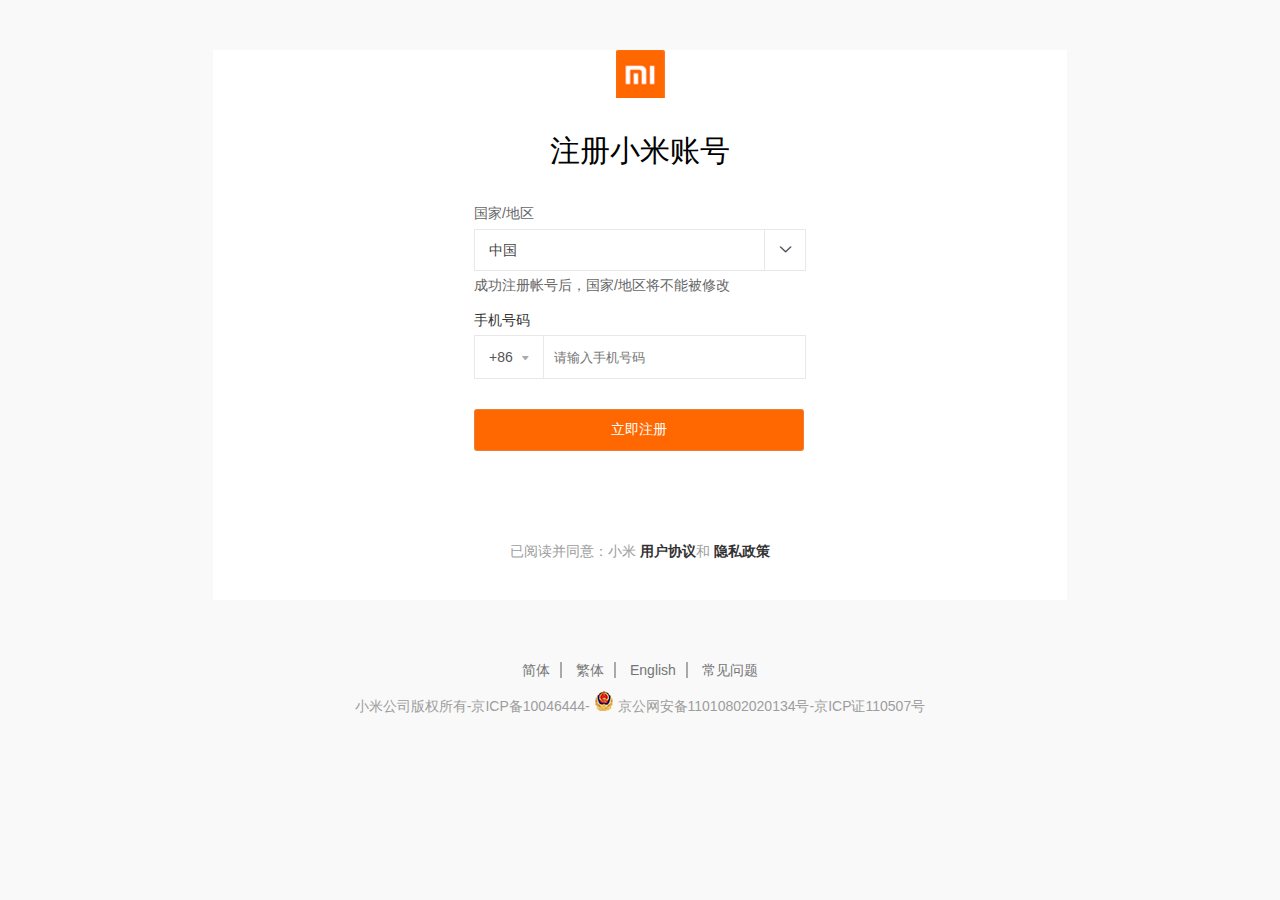
<file: html/reg.html>
<!DOCTYPE html>
<html lang="en">

<head>
    <meta charset="UTF-8">
    <meta name="viewport" content="width=device-width, initial-scale=1.0">
    <title>Document</title>
    <link rel="stylesheet" href="../css/reg.css">
    <link rel="stylesheet" href="../font/font_vpwzgxrgko/iconfont.css">
</head>

<body>
    <div class="big">
        <div class="logo"><img src="../images/zjw/1.png" alt=""></div>
        <h3>注册小米账号</h3>
        <div class="reg">
            <div class="div">
                国家/地区<br>
                <div class="guojia" tabindex="1"><span class="country">中国</span><span class="r"><span
                            class="iconfont icon-xiangxiajiantou"></span></span>
                    <div class="liebiao">
                        <p><input type="text" class="sousuo"></p>
                        <h4>A</h4>
                        <ul>
                            <li>阿富汗</li>
                            <li>阿尔巴尼亚</li>
                            <li>阿尔及利亚</li>
                            <li>安道尔</li>
                            <li>安哥拉</li>
                        </ul>
                        <h4>B</h4>
                        <ul>
                            <li>巴拿马</li>
                            <li>比利时</li>
                            <li>百慕大</li>
                            <li>贝宁</li>
                            <li>布丹</li>
                        </ul>
                        <h4>C</h4>
                        <ul>
                            <li>加拿大</li>
                            <li>智力</li>
                            <li>中国</li>
                            <li>克罗地亚</li>
                            <li>古巴</li>
                        </ul>
                        <h4>D</h4>
                        <ul>
                            <li>丹麦</li>
                            <li>吉布提</li>
                            <li>多米尼克</li>
                            <li>多米尼加</li>
                        </ul>
                    </div>
                </div>
                <p class="zushi">成功注册帐号后，国家/地区将不能被修改</p>
                <p class="shouji">手机号码</p>
                <div class="phonenumber">
                    <div class="jia l">
                        <span class="num">+86</span>
                        <span class="iconfont icon-jiantou-up-down-copy"></span>
                    </div>
                    <input type="text" placeholder="请输入手机号码" class="number">
                    <div class="content"></div>
                    <div class="liebiao">
                        <p><input type="text" class="sousuo"></p>
                        <h4>A</h4>
                        <ul>
                            <li>阿富汗 <span>+93</span> </li>
                            <li>阿尔巴尼亚 <span>+355</span> </li>
                            <li>阿尔及利亚 <span>+213</span> </li>
                            <li>安道尔 <span>+376</span> </li>
                            <li>安哥拉 <span>+244</span> </li>
                        </ul>
                        <h4>B</h4>
                        <ul>
                            <li>巴拿马 <span>+507</span> </li>
                            <li>比利时 <span>+32</span> </li>
                            <li>百慕大 <span>+1</span> </li>
                            <li>贝宁 <span>+229</span> </li>
                            <li>不丹 <span>+975</span> </li>
                        </ul>
                        <h4>C</h4>
                        <ul>
                            <li>加拿大<span>+1</span></li>
                            <li>智力<span>+56</span></li>
                            <li>中国<span>+86</span></li>
                            <li>克罗地亚<span>+385</span></li>
                            <li>古巴<span>+53</span></li>
                        </ul>
                        <h4>D</h4>
                        <ul>
                            <li>丹麦<span>+45</span></li>
                            <li>吉布提<span>+253</span></li>
                            <li>多米尼克<span>+1</span></li>
                            <li>多米尼加<span>+1</span></li>
                        </ul>
                    </div>
                </div>
                <button class="button">立即注册</button>
            </div>
        </div>
        <div class="zuce">
            <h3>您注册的手机号码为 <span class="haoma">12345687900</span></h3>
            <h3>请设置您的密码：</h3>
            <input type="password" placeholder="请输入密码" class="first">
            <div class="firstdiv"></div>
            <input type="password" placeholder="请输入确认密码" class="second">
            <div class="seconddiv"></div>
            <p>密码长度8~16位，数字、字母、字符至少包含两组</p>
            <button class="tijiao">提交</button>
        </div>
        <div class="yuedu">
            已阅读并同意：小米 <a href="">用户协议</a>和 <a href="">隐私政策</a>
        </div>
    </div>
    <div class="foot">
        <ul>
            <li><a href="">简体</a></li>
            <li><a href="">繁体</a></li>
            <li><a href="">English</a></li>
            <li><a href="">常见问题</a></li>
        </ul>
        <p>小米公司版权所有-京ICP备10046444- <a
                href="http://www.beian.gov.cn/portal/registerSystemInfo?recordcode=11010802020134"><img
                    src="../images/zjw/6.png" alt=""></a> 京公网安备11010802020134号-京ICP证110507号</p>
    </div>
</body>
<script src="../js/zjw/max.js" type="module"></script>

</html>
</file>
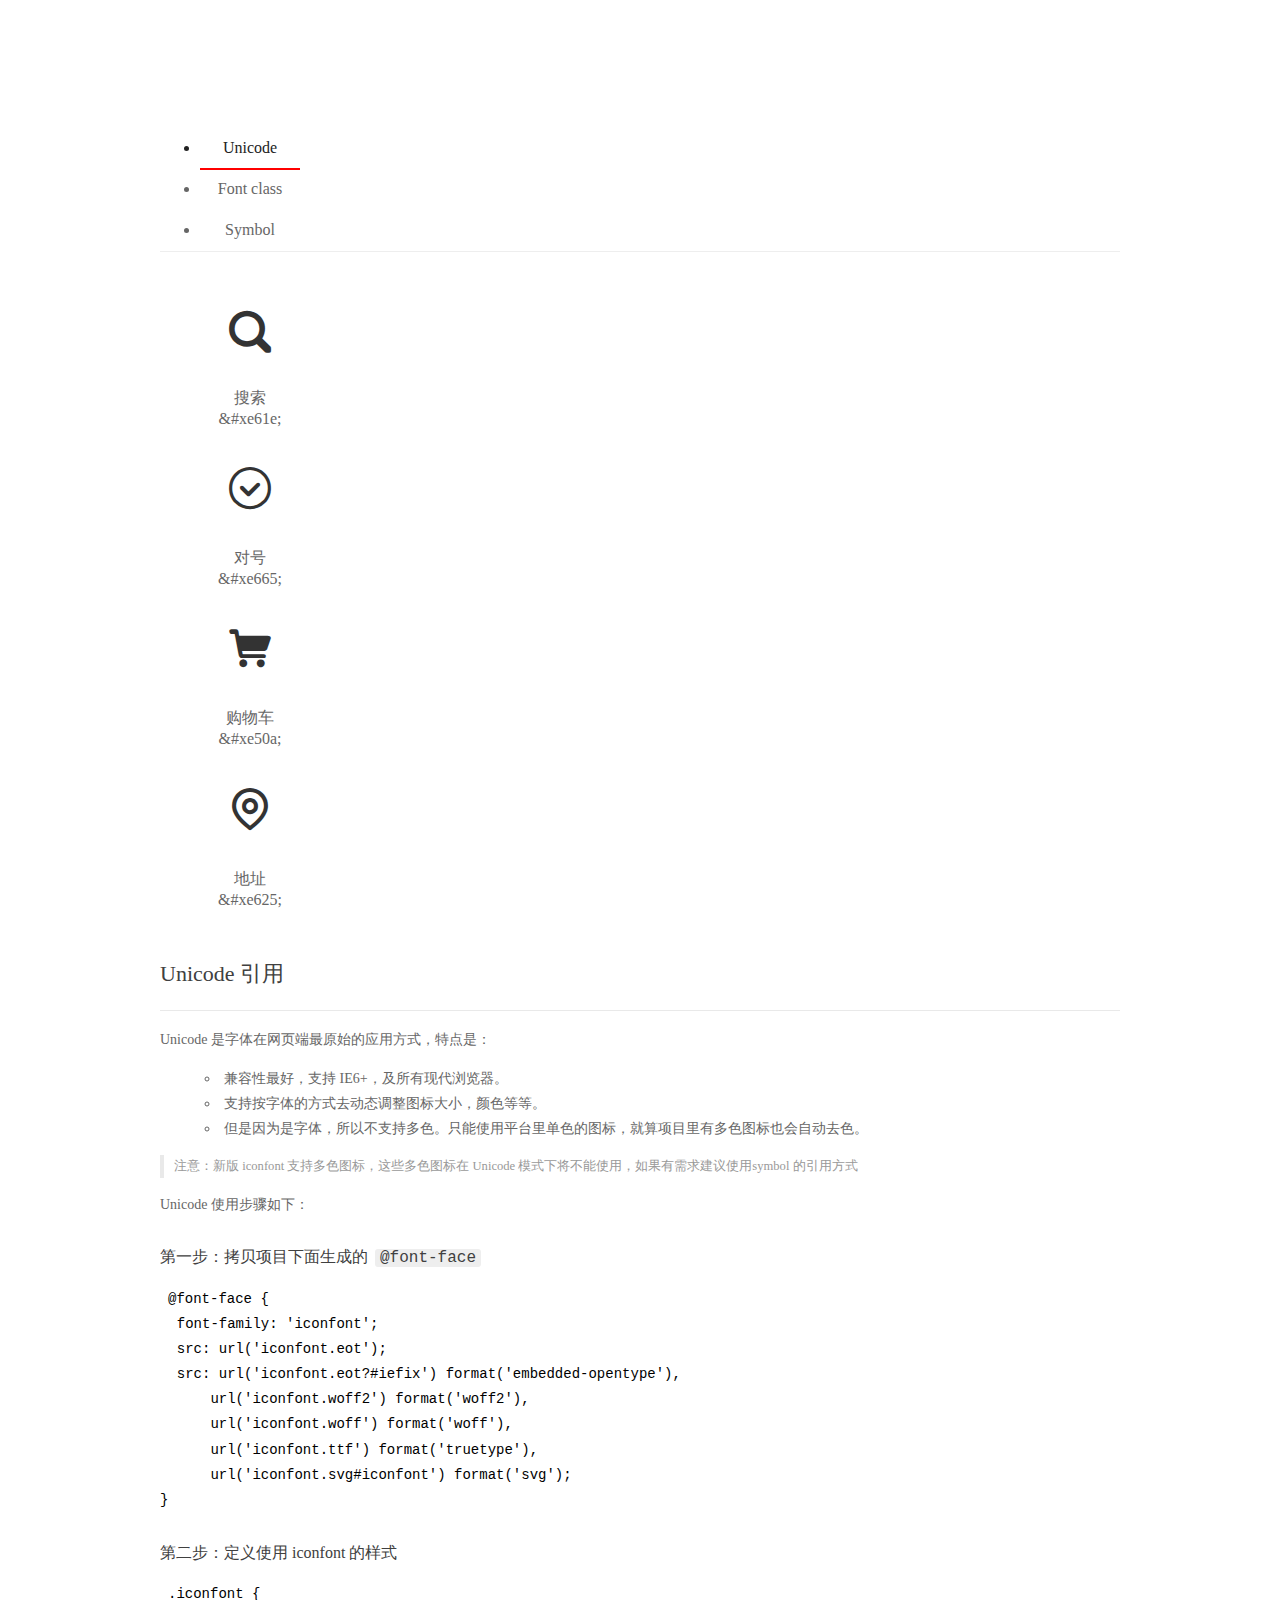
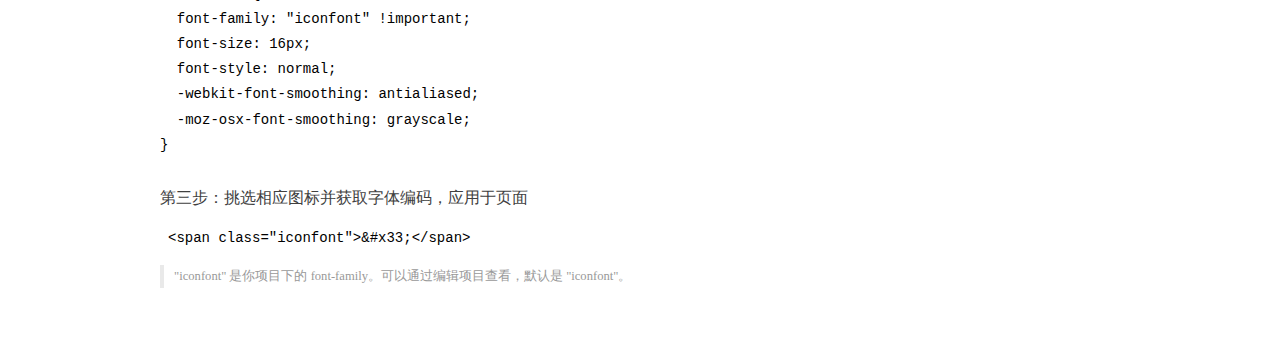
<file: font/font_14xt55i6jts/demo_index.html>
<!DOCTYPE html>
<html>
<head>
  <meta charset="utf-8"/>
  <title>IconFont Demo</title>
  <link rel="shortcut icon" href="https://img.alicdn.com/tps/i4/TB1_oz6GVXXXXaFXpXXJDFnIXXX-64-64.ico" type="image/x-icon"/>
  <link rel="stylesheet" href="https://g.alicdn.com/thx/cube/1.3.2/cube.min.css">
  <link rel="stylesheet" href="demo.css">
  <link rel="stylesheet" href="iconfont.css">
  <script src="iconfont.js"></script>
  <!-- jQuery -->
  <script src="https://a1.alicdn.com/oss/uploads/2018/12/26/7bfddb60-08e8-11e9-9b04-53e73bb6408b.js"></script>
  <!-- 代码高亮 -->
  <script src="https://a1.alicdn.com/oss/uploads/2018/12/26/a3f714d0-08e6-11e9-8a15-ebf944d7534c.js"></script>
</head>
<body>
  <div class="main">
    <h1 class="logo"><a href="https://www.iconfont.cn/" title="iconfont 首页" target="_blank">&#xe86b;</a></h1>
    <div class="nav-tabs">
      <ul id="tabs" class="dib-box">
        <li class="dib active"><span>Unicode</span></li>
        <li class="dib"><span>Font class</span></li>
        <li class="dib"><span>Symbol</span></li>
      </ul>
      
    </div>
    <div class="tab-container">
      <div class="content unicode" style="display: block;">
          <ul class="icon_lists dib-box">
          
            <li class="dib">
              <span class="icon iconfont">&#xe61e;</span>
                <div class="name">搜索</div>
                <div class="code-name">&amp;#xe61e;</div>
              </li>
          
            <li class="dib">
              <span class="icon iconfont">&#xe665;</span>
                <div class="name">对号</div>
                <div class="code-name">&amp;#xe665;</div>
              </li>
          
            <li class="dib">
              <span class="icon iconfont">&#xe50a;</span>
                <div class="name">购物车</div>
                <div class="code-name">&amp;#xe50a;</div>
              </li>
          
            <li class="dib">
              <span class="icon iconfont">&#xe625;</span>
                <div class="name">地址</div>
                <div class="code-name">&amp;#xe625;</div>
              </li>
          
          </ul>
          <div class="article markdown">
          <h2 id="unicode-">Unicode 引用</h2>
          <hr>

          <p>Unicode 是字体在网页端最原始的应用方式，特点是：</p>
          <ul>
            <li>兼容性最好，支持 IE6+，及所有现代浏览器。</li>
            <li>支持按字体的方式去动态调整图标大小，颜色等等。</li>
            <li>但是因为是字体，所以不支持多色。只能使用平台里单色的图标，就算项目里有多色图标也会自动去色。</li>
          </ul>
          <blockquote>
            <p>注意：新版 iconfont 支持多色图标，这些多色图标在 Unicode 模式下将不能使用，如果有需求建议使用symbol 的引用方式</p>
          </blockquote>
          <p>Unicode 使用步骤如下：</p>
          <h3 id="-font-face">第一步：拷贝项目下面生成的 <code>@font-face</code></h3>
<pre><code class="language-css"
>@font-face {
  font-family: 'iconfont';
  src: url('iconfont.eot');
  src: url('iconfont.eot?#iefix') format('embedded-opentype'),
      url('iconfont.woff2') format('woff2'),
      url('iconfont.woff') format('woff'),
      url('iconfont.ttf') format('truetype'),
      url('iconfont.svg#iconfont') format('svg');
}
</code></pre>
          <h3 id="-iconfont-">第二步：定义使用 iconfont 的样式</h3>
<pre><code class="language-css"
>.iconfont {
  font-family: "iconfont" !important;
  font-size: 16px;
  font-style: normal;
  -webkit-font-smoothing: antialiased;
  -moz-osx-font-smoothing: grayscale;
}
</code></pre>
          <h3 id="-">第三步：挑选相应图标并获取字体编码，应用于页面</h3>
<pre>
<code class="language-html"
>&lt;span class="iconfont"&gt;&amp;#x33;&lt;/span&gt;
</code></pre>
          <blockquote>
            <p>"iconfont" 是你项目下的 font-family。可以通过编辑项目查看，默认是 "iconfont"。</p>
          </blockquote>
          </div>
      </div>
      <div class="content font-class">
        <ul class="icon_lists dib-box">
          
          <li class="dib">
            <span class="icon iconfont icon-sousuo"></span>
            <div class="name">
              搜索
            </div>
            <div class="code-name">.icon-sousuo
            </div>
          </li>
          
          <li class="dib">
            <span class="icon iconfont icon-duihao"></span>
            <div class="name">
              对号
            </div>
            <div class="code-name">.icon-duihao
            </div>
          </li>
          
          <li class="dib">
            <span class="icon iconfont icon-gouwuche1"></span>
            <div class="name">
              购物车
            </div>
            <div class="code-name">.icon-gouwuche1
            </div>
          </li>
          
          <li class="dib">
            <span class="icon iconfont icon-dizhi3x"></span>
            <div class="name">
              地址
            </div>
            <div class="code-name">.icon-dizhi3x
            </div>
          </li>
          
        </ul>
        <div class="article markdown">
        <h2 id="font-class-">font-class 引用</h2>
        <hr>

        <p>font-class 是 Unicode 使用方式的一种变种，主要是解决 Unicode 书写不直观，语意不明确的问题。</p>
        <p>与 Unicode 使用方式相比，具有如下特点：</p>
        <ul>
          <li>兼容性良好，支持 IE8+，及所有现代浏览器。</li>
          <li>相比于 Unicode 语意明确，书写更直观。可以很容易分辨这个 icon 是什么。</li>
          <li>因为使用 class 来定义图标，所以当要替换图标时，只需要修改 class 里面的 Unicode 引用。</li>
          <li>不过因为本质上还是使用的字体，所以多色图标还是不支持的。</li>
        </ul>
        <p>使用步骤如下：</p>
        <h3 id="-fontclass-">第一步：引入项目下面生成的 fontclass 代码：</h3>
<pre><code class="language-html">&lt;link rel="stylesheet" href="./iconfont.css"&gt;
</code></pre>
        <h3 id="-">第二步：挑选相应图标并获取类名，应用于页面：</h3>
<pre><code class="language-html">&lt;span class="iconfont icon-xxx"&gt;&lt;/span&gt;
</code></pre>
        <blockquote>
          <p>"
            iconfont" 是你项目下的 font-family。可以通过编辑项目查看，默认是 "iconfont"。</p>
        </blockquote>
      </div>
      </div>
      <div class="content symbol">
          <ul class="icon_lists dib-box">
          
            <li class="dib">
                <svg class="icon svg-icon" aria-hidden="true">
                  <use xlink:href="#icon-sousuo"></use>
                </svg>
                <div class="name">搜索</div>
                <div class="code-name">#icon-sousuo</div>
            </li>
          
            <li class="dib">
                <svg class="icon svg-icon" aria-hidden="true">
                  <use xlink:href="#icon-duihao"></use>
                </svg>
                <div class="name">对号</div>
                <div class="code-name">#icon-duihao</div>
            </li>
          
            <li class="dib">
                <svg class="icon svg-icon" aria-hidden="true">
                  <use xlink:href="#icon-gouwuche1"></use>
                </svg>
                <div class="name">购物车</div>
                <div class="code-name">#icon-gouwuche1</div>
            </li>
          
            <li class="dib">
                <svg class="icon svg-icon" aria-hidden="true">
                  <use xlink:href="#icon-dizhi3x"></use>
                </svg>
                <div class="name">地址</div>
                <div class="code-name">#icon-dizhi3x</div>
            </li>
          
          </ul>
          <div class="article markdown">
          <h2 id="symbol-">Symbol 引用</h2>
          <hr>

          <p>这是一种全新的使用方式，应该说这才是未来的主流，也是平台目前推荐的用法。相关介绍可以参考这篇<a href="">文章</a>
            这种用法其实是做了一个 SVG 的集合，与另外两种相比具有如下特点：</p>
          <ul>
            <li>支持多色图标了，不再受单色限制。</li>
            <li>通过一些技巧，支持像字体那样，通过 <code>font-size</code>, <code>color</code> 来调整样式。</li>
            <li>兼容性较差，支持 IE9+，及现代浏览器。</li>
            <li>浏览器渲染 SVG 的性能一般，还不如 png。</li>
          </ul>
          <p>使用步骤如下：</p>
          <h3 id="-symbol-">第一步：引入项目下面生成的 symbol 代码：</h3>
<pre><code class="language-html">&lt;script src="./iconfont.js"&gt;&lt;/script&gt;
</code></pre>
          <h3 id="-css-">第二步：加入通用 CSS 代码（引入一次就行）：</h3>
<pre><code class="language-html">&lt;style&gt;
.icon {
  width: 1em;
  height: 1em;
  vertical-align: -0.15em;
  fill: currentColor;
  overflow: hidden;
}
&lt;/style&gt;
</code></pre>
          <h3 id="-">第三步：挑选相应图标并获取类名，应用于页面：</h3>
<pre><code class="language-html">&lt;svg class="icon" aria-hidden="true"&gt;
  &lt;use xlink:href="#icon-xxx"&gt;&lt;/use&gt;
&lt;/svg&gt;
</code></pre>
          </div>
      </div>

    </div>
  </div>
  <script>
  $(document).ready(function () {
      $('.tab-container .content:first').show()

      $('#tabs li').click(function (e) {
        var tabContent = $('.tab-container .content')
        var index = $(this).index()

        if ($(this).hasClass('active')) {
          return
        } else {
          $('#tabs li').removeClass('active')
          $(this).addClass('active')

          tabContent.hide().eq(index).fadeIn()
        }
      })
    })
  </script>
</body>
</html>
</file>
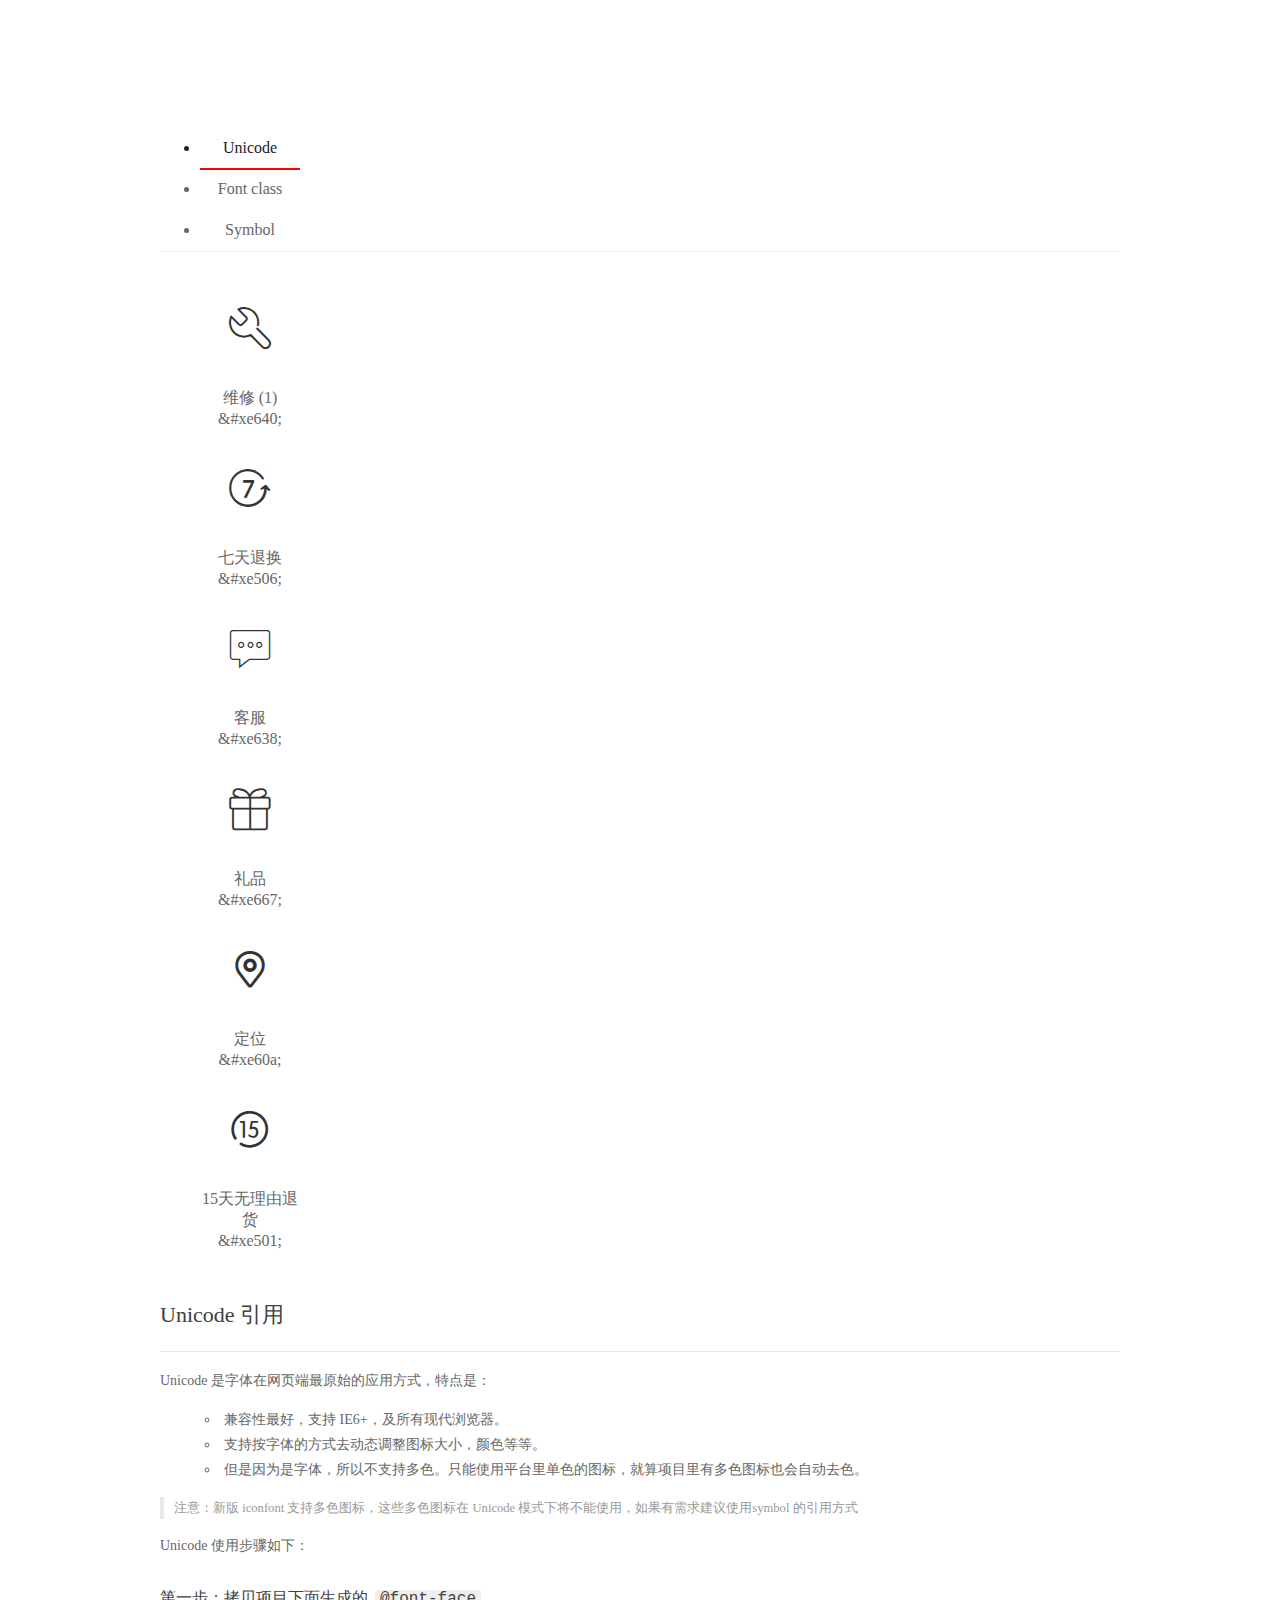
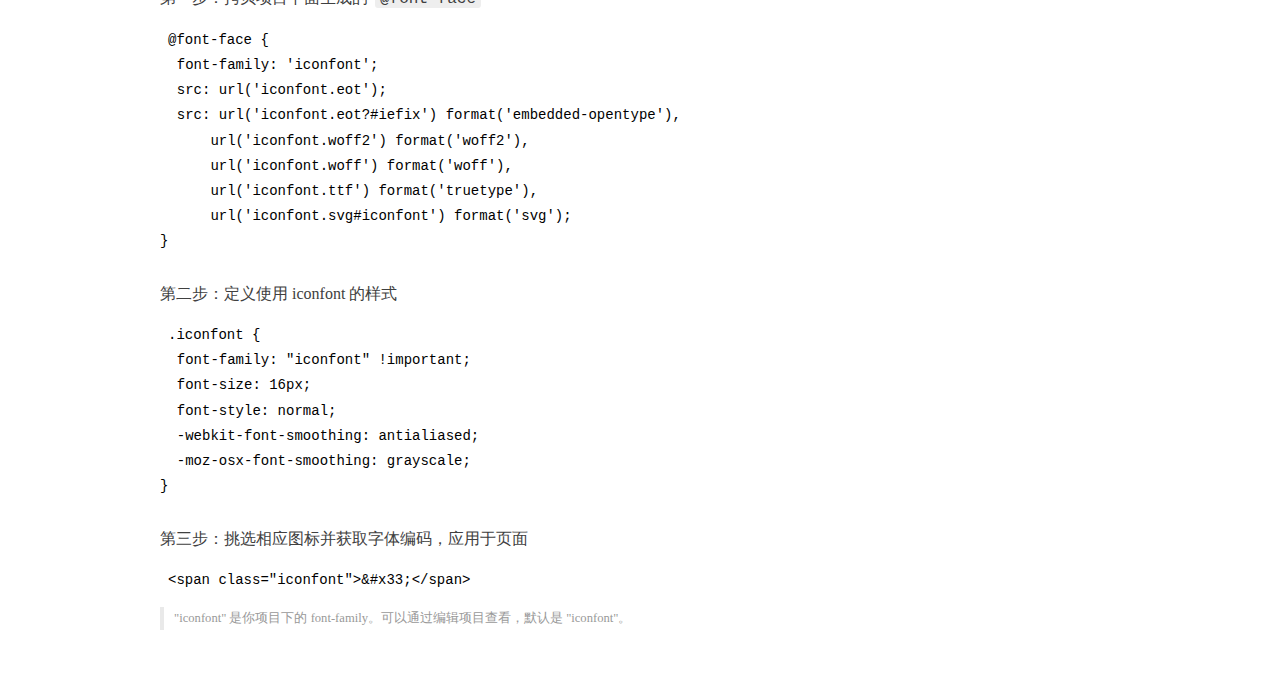
<file: font/font_car/demo_index.html>
<!DOCTYPE html>
<html>
<head>
  <meta charset="utf-8"/>
  <title>IconFont Demo</title>
  <link rel="shortcut icon" href="https://img.alicdn.com/tps/i4/TB1_oz6GVXXXXaFXpXXJDFnIXXX-64-64.ico" type="image/x-icon"/>
  <link rel="stylesheet" href="https://g.alicdn.com/thx/cube/1.3.2/cube.min.css">
  <link rel="stylesheet" href="demo.css">
  <link rel="stylesheet" href="iconfont.css">
  <script src="iconfont.js"></script>
  <!-- jQuery -->
  <script src="https://a1.alicdn.com/oss/uploads/2018/12/26/7bfddb60-08e8-11e9-9b04-53e73bb6408b.js"></script>
  <!-- 代码高亮 -->
  <script src="https://a1.alicdn.com/oss/uploads/2018/12/26/a3f714d0-08e6-11e9-8a15-ebf944d7534c.js"></script>
</head>
<body>
  <div class="main">
    <h1 class="logo"><a href="https://www.iconfont.cn/" title="iconfont 首页" target="_blank">&#xe86b;</a></h1>
    <div class="nav-tabs">
      <ul id="tabs" class="dib-box">
        <li class="dib active"><span>Unicode</span></li>
        <li class="dib"><span>Font class</span></li>
        <li class="dib"><span>Symbol</span></li>
      </ul>
      
    </div>
    <div class="tab-container">
      <div class="content unicode" style="display: block;">
          <ul class="icon_lists dib-box">
          
            <li class="dib">
              <span class="icon iconfont">&#xe640;</span>
                <div class="name">维修 (1)</div>
                <div class="code-name">&amp;#xe640;</div>
              </li>
          
            <li class="dib">
              <span class="icon iconfont">&#xe506;</span>
                <div class="name">七天退换</div>
                <div class="code-name">&amp;#xe506;</div>
              </li>
          
            <li class="dib">
              <span class="icon iconfont">&#xe638;</span>
                <div class="name">客服</div>
                <div class="code-name">&amp;#xe638;</div>
              </li>
          
            <li class="dib">
              <span class="icon iconfont">&#xe667;</span>
                <div class="name">礼品</div>
                <div class="code-name">&amp;#xe667;</div>
              </li>
          
            <li class="dib">
              <span class="icon iconfont">&#xe60a;</span>
                <div class="name">定位</div>
                <div class="code-name">&amp;#xe60a;</div>
              </li>
          
            <li class="dib">
              <span class="icon iconfont">&#xe501;</span>
                <div class="name">15天无理由退货</div>
                <div class="code-name">&amp;#xe501;</div>
              </li>
          
          </ul>
          <div class="article markdown">
          <h2 id="unicode-">Unicode 引用</h2>
          <hr>

          <p>Unicode 是字体在网页端最原始的应用方式，特点是：</p>
          <ul>
            <li>兼容性最好，支持 IE6+，及所有现代浏览器。</li>
            <li>支持按字体的方式去动态调整图标大小，颜色等等。</li>
            <li>但是因为是字体，所以不支持多色。只能使用平台里单色的图标，就算项目里有多色图标也会自动去色。</li>
          </ul>
          <blockquote>
            <p>注意：新版 iconfont 支持多色图标，这些多色图标在 Unicode 模式下将不能使用，如果有需求建议使用symbol 的引用方式</p>
          </blockquote>
          <p>Unicode 使用步骤如下：</p>
          <h3 id="-font-face">第一步：拷贝项目下面生成的 <code>@font-face</code></h3>
<pre><code class="language-css"
>@font-face {
  font-family: 'iconfont';
  src: url('iconfont.eot');
  src: url('iconfont.eot?#iefix') format('embedded-opentype'),
      url('iconfont.woff2') format('woff2'),
      url('iconfont.woff') format('woff'),
      url('iconfont.ttf') format('truetype'),
      url('iconfont.svg#iconfont') format('svg');
}
</code></pre>
          <h3 id="-iconfont-">第二步：定义使用 iconfont 的样式</h3>
<pre><code class="language-css"
>.iconfont {
  font-family: "iconfont" !important;
  font-size: 16px;
  font-style: normal;
  -webkit-font-smoothing: antialiased;
  -moz-osx-font-smoothing: grayscale;
}
</code></pre>
          <h3 id="-">第三步：挑选相应图标并获取字体编码，应用于页面</h3>
<pre>
<code class="language-html"
>&lt;span class="iconfont"&gt;&amp;#x33;&lt;/span&gt;
</code></pre>
          <blockquote>
            <p>"iconfont" 是你项目下的 font-family。可以通过编辑项目查看，默认是 "iconfont"。</p>
          </blockquote>
          </div>
      </div>
      <div class="content font-class">
        <ul class="icon_lists dib-box">
          
          <li class="dib">
            <span class="icon iconfont icon-weixiu"></span>
            <div class="name">
              维修 (1)
            </div>
            <div class="code-name">.icon-weixiu
            </div>
          </li>
          
          <li class="dib">
            <span class="icon iconfont icon-qitiantuihuan"></span>
            <div class="name">
              七天退换
            </div>
            <div class="code-name">.icon-qitiantuihuan
            </div>
          </li>
          
          <li class="dib">
            <span class="icon iconfont icon-kefu"></span>
            <div class="name">
              客服
            </div>
            <div class="code-name">.icon-kefu
            </div>
          </li>
          
          <li class="dib">
            <span class="icon iconfont icon-lipin"></span>
            <div class="name">
              礼品
            </div>
            <div class="code-name">.icon-lipin
            </div>
          </li>
          
          <li class="dib">
            <span class="icon iconfont icon-tubiaohezi-hisxitongtubiao_huaban"></span>
            <div class="name">
              定位
            </div>
            <div class="code-name">.icon-tubiaohezi-hisxitongtubiao_huaban
            </div>
          </li>
          
          <li class="dib">
            <span class="icon iconfont icon-15"></span>
            <div class="name">
              15天无理由退货
            </div>
            <div class="code-name">.icon-15
            </div>
          </li>
          
        </ul>
        <div class="article markdown">
        <h2 id="font-class-">font-class 引用</h2>
        <hr>

        <p>font-class 是 Unicode 使用方式的一种变种，主要是解决 Unicode 书写不直观，语意不明确的问题。</p>
        <p>与 Unicode 使用方式相比，具有如下特点：</p>
        <ul>
          <li>兼容性良好，支持 IE8+，及所有现代浏览器。</li>
          <li>相比于 Unicode 语意明确，书写更直观。可以很容易分辨这个 icon 是什么。</li>
          <li>因为使用 class 来定义图标，所以当要替换图标时，只需要修改 class 里面的 Unicode 引用。</li>
          <li>不过因为本质上还是使用的字体，所以多色图标还是不支持的。</li>
        </ul>
        <p>使用步骤如下：</p>
        <h3 id="-fontclass-">第一步：引入项目下面生成的 fontclass 代码：</h3>
<pre><code class="language-html">&lt;link rel="stylesheet" href="./iconfont.css"&gt;
</code></pre>
        <h3 id="-">第二步：挑选相应图标并获取类名，应用于页面：</h3>
<pre><code class="language-html">&lt;span class="iconfont icon-xxx"&gt;&lt;/span&gt;
</code></pre>
        <blockquote>
          <p>"
            iconfont" 是你项目下的 font-family。可以通过编辑项目查看，默认是 "iconfont"。</p>
        </blockquote>
      </div>
      </div>
      <div class="content symbol">
          <ul class="icon_lists dib-box">
          
            <li class="dib">
                <svg class="icon svg-icon" aria-hidden="true">
                  <use xlink:href="#icon-weixiu"></use>
                </svg>
                <div class="name">维修 (1)</div>
                <div class="code-name">#icon-weixiu</div>
            </li>
          
            <li class="dib">
                <svg class="icon svg-icon" aria-hidden="true">
                  <use xlink:href="#icon-qitiantuihuan"></use>
                </svg>
                <div class="name">七天退换</div>
                <div class="code-name">#icon-qitiantuihuan</div>
            </li>
          
            <li class="dib">
                <svg class="icon svg-icon" aria-hidden="true">
                  <use xlink:href="#icon-kefu"></use>
                </svg>
                <div class="name">客服</div>
                <div class="code-name">#icon-kefu</div>
            </li>
          
            <li class="dib">
                <svg class="icon svg-icon" aria-hidden="true">
                  <use xlink:href="#icon-lipin"></use>
                </svg>
                <div class="name">礼品</div>
                <div class="code-name">#icon-lipin</div>
            </li>
          
            <li class="dib">
                <svg class="icon svg-icon" aria-hidden="true">
                  <use xlink:href="#icon-tubiaohezi-hisxitongtubiao_huaban"></use>
                </svg>
                <div class="name">定位</div>
                <div class="code-name">#icon-tubiaohezi-hisxitongtubiao_huaban</div>
            </li>
          
            <li class="dib">
                <svg class="icon svg-icon" aria-hidden="true">
                  <use xlink:href="#icon-15"></use>
                </svg>
                <div class="name">15天无理由退货</div>
                <div class="code-name">#icon-15</div>
            </li>
          
          </ul>
          <div class="article markdown">
          <h2 id="symbol-">Symbol 引用</h2>
          <hr>

          <p>这是一种全新的使用方式，应该说这才是未来的主流，也是平台目前推荐的用法。相关介绍可以参考这篇<a href="">文章</a>
            这种用法其实是做了一个 SVG 的集合，与另外两种相比具有如下特点：</p>
          <ul>
            <li>支持多色图标了，不再受单色限制。</li>
            <li>通过一些技巧，支持像字体那样，通过 <code>font-size</code>, <code>color</code> 来调整样式。</li>
            <li>兼容性较差，支持 IE9+，及现代浏览器。</li>
            <li>浏览器渲染 SVG 的性能一般，还不如 png。</li>
          </ul>
          <p>使用步骤如下：</p>
          <h3 id="-symbol-">第一步：引入项目下面生成的 symbol 代码：</h3>
<pre><code class="language-html">&lt;script src="./iconfont.js"&gt;&lt;/script&gt;
</code></pre>
          <h3 id="-css-">第二步：加入通用 CSS 代码（引入一次就行）：</h3>
<pre><code class="language-html">&lt;style&gt;
.icon {
  width: 1em;
  height: 1em;
  vertical-align: -0.15em;
  fill: currentColor;
  overflow: hidden;
}
&lt;/style&gt;
</code></pre>
          <h3 id="-">第三步：挑选相应图标并获取类名，应用于页面：</h3>
<pre><code class="language-html">&lt;svg class="icon" aria-hidden="true"&gt;
  &lt;use xlink:href="#icon-xxx"&gt;&lt;/use&gt;
&lt;/svg&gt;
</code></pre>
          </div>
      </div>

    </div>
  </div>
  <script>
  $(document).ready(function () {
      $('.tab-container .content:first').show()

      $('#tabs li').click(function (e) {
        var tabContent = $('.tab-container .content')
        var index = $(this).index()

        if ($(this).hasClass('active')) {
          return
        } else {
          $('#tabs li').removeClass('active')
          $(this).addClass('active')

          tabContent.hide().eq(index).fadeIn()
        }
      })
    })
  </script>
</body>
</html>
</file>
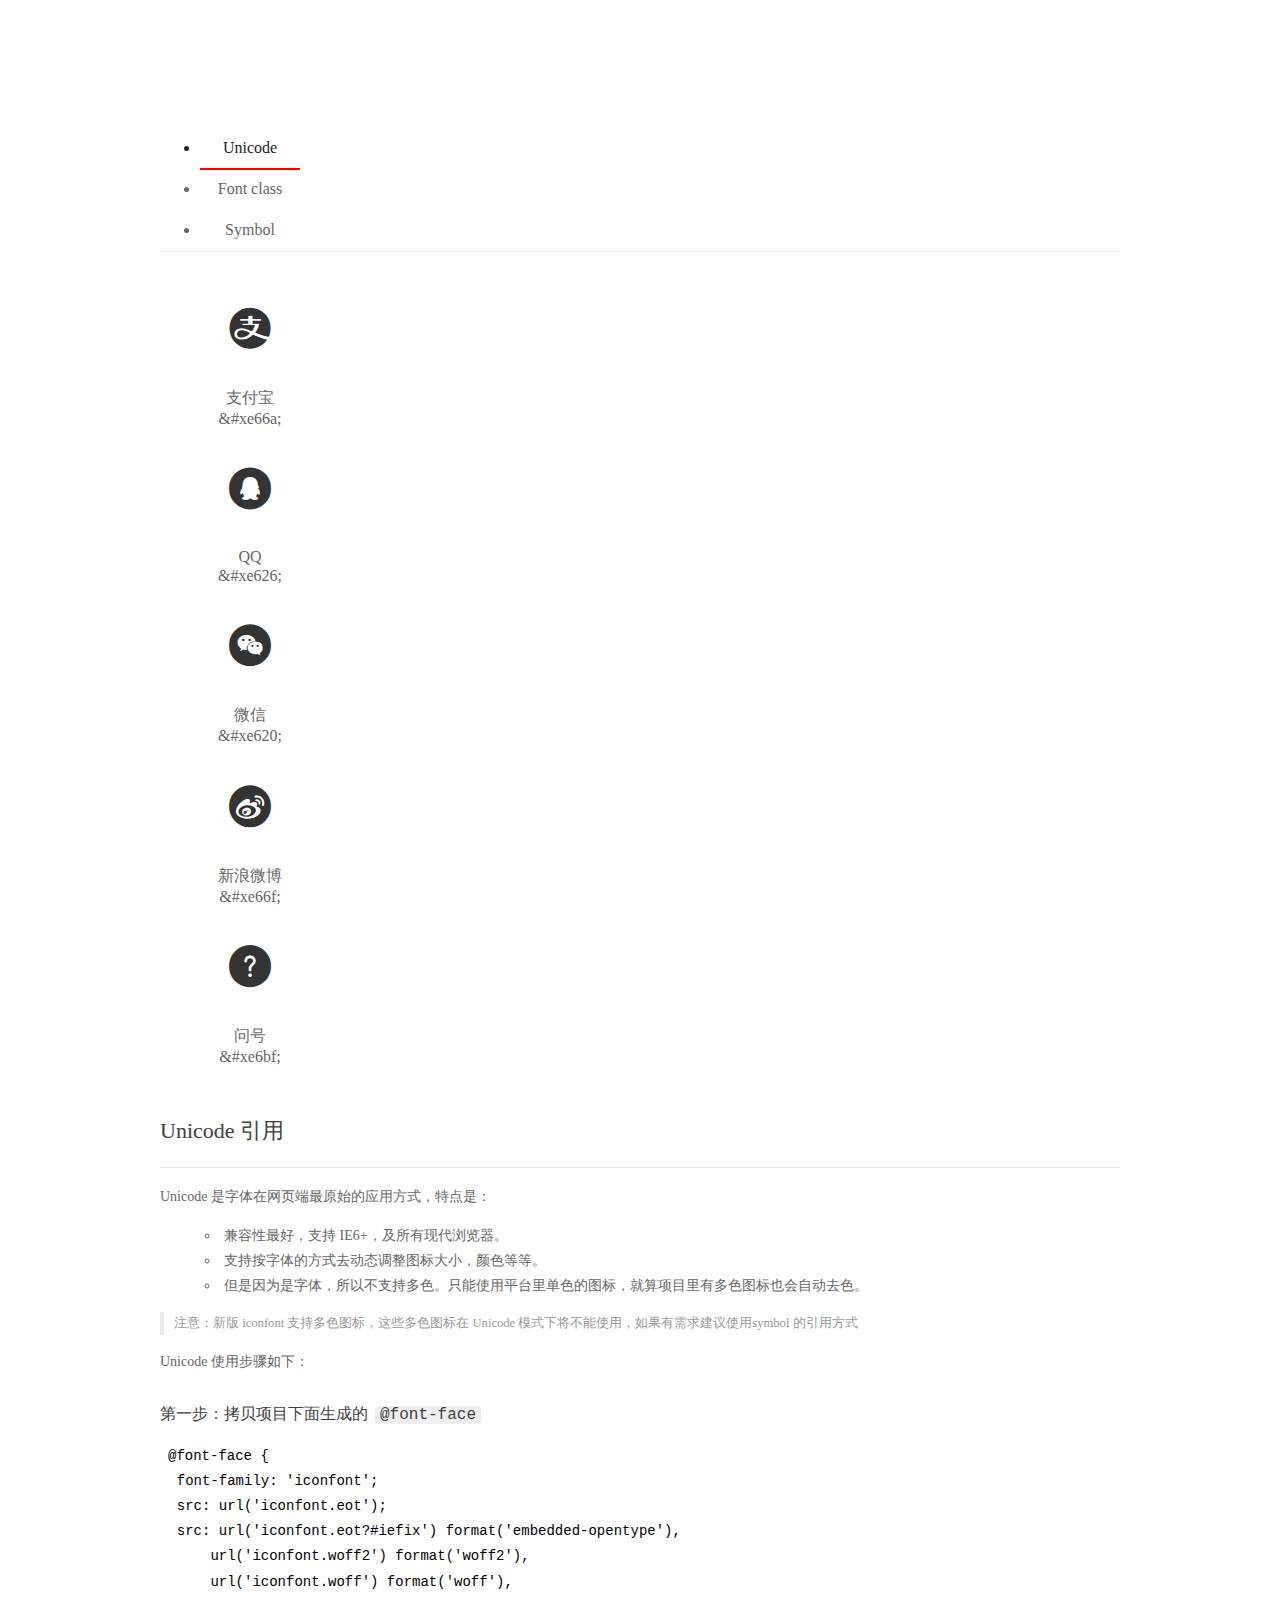
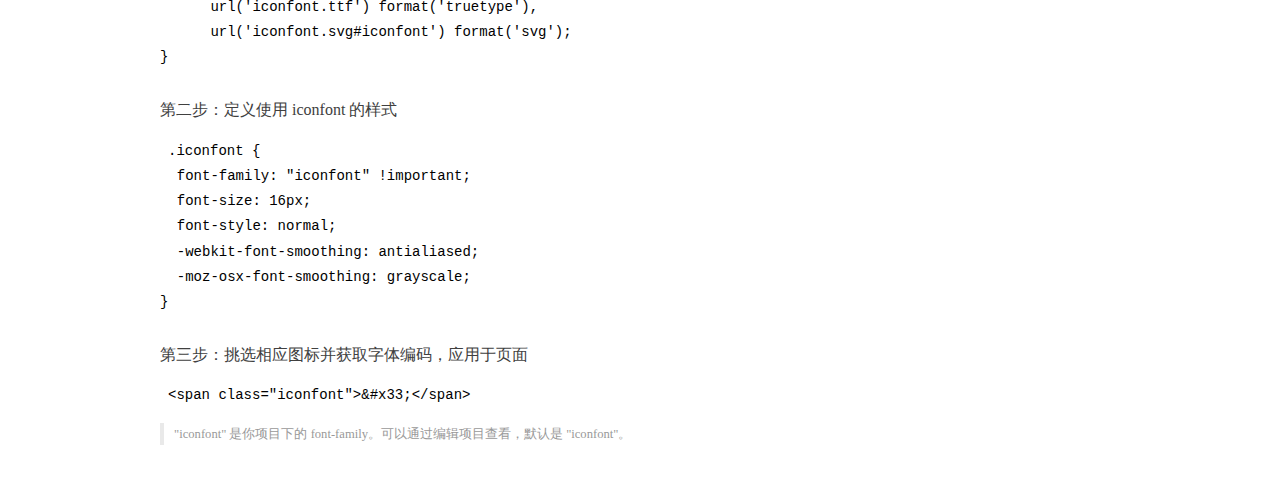
<file: font/font_login/demo_index.html>
<!DOCTYPE html>
<html>
<head>
  <meta charset="utf-8"/>
  <title>IconFont Demo</title>
  <link rel="shortcut icon" href="https://img.alicdn.com/tps/i4/TB1_oz6GVXXXXaFXpXXJDFnIXXX-64-64.ico" type="image/x-icon"/>
  <link rel="stylesheet" href="https://g.alicdn.com/thx/cube/1.3.2/cube.min.css">
  <link rel="stylesheet" href="demo.css">
  <link rel="stylesheet" href="iconfont.css">
  <script src="iconfont.js"></script>
  <!-- jQuery -->
  <script src="https://a1.alicdn.com/oss/uploads/2018/12/26/7bfddb60-08e8-11e9-9b04-53e73bb6408b.js"></script>
  <!-- 代码高亮 -->
  <script src="https://a1.alicdn.com/oss/uploads/2018/12/26/a3f714d0-08e6-11e9-8a15-ebf944d7534c.js"></script>
</head>
<body>
  <div class="main">
    <h1 class="logo"><a href="https://www.iconfont.cn/" title="iconfont 首页" target="_blank">&#xe86b;</a></h1>
    <div class="nav-tabs">
      <ul id="tabs" class="dib-box">
        <li class="dib active"><span>Unicode</span></li>
        <li class="dib"><span>Font class</span></li>
        <li class="dib"><span>Symbol</span></li>
      </ul>
      
    </div>
    <div class="tab-container">
      <div class="content unicode" style="display: block;">
          <ul class="icon_lists dib-box">
          
            <li class="dib">
              <span class="icon iconfont">&#xe66a;</span>
                <div class="name">支付宝</div>
                <div class="code-name">&amp;#xe66a;</div>
              </li>
          
            <li class="dib">
              <span class="icon iconfont">&#xe626;</span>
                <div class="name">QQ</div>
                <div class="code-name">&amp;#xe626;</div>
              </li>
          
            <li class="dib">
              <span class="icon iconfont">&#xe620;</span>
                <div class="name">微信</div>
                <div class="code-name">&amp;#xe620;</div>
              </li>
          
            <li class="dib">
              <span class="icon iconfont">&#xe66f;</span>
                <div class="name">新浪微博</div>
                <div class="code-name">&amp;#xe66f;</div>
              </li>
          
            <li class="dib">
              <span class="icon iconfont">&#xe6bf;</span>
                <div class="name">问号</div>
                <div class="code-name">&amp;#xe6bf;</div>
              </li>
          
          </ul>
          <div class="article markdown">
          <h2 id="unicode-">Unicode 引用</h2>
          <hr>

          <p>Unicode 是字体在网页端最原始的应用方式，特点是：</p>
          <ul>
            <li>兼容性最好，支持 IE6+，及所有现代浏览器。</li>
            <li>支持按字体的方式去动态调整图标大小，颜色等等。</li>
            <li>但是因为是字体，所以不支持多色。只能使用平台里单色的图标，就算项目里有多色图标也会自动去色。</li>
          </ul>
          <blockquote>
            <p>注意：新版 iconfont 支持多色图标，这些多色图标在 Unicode 模式下将不能使用，如果有需求建议使用symbol 的引用方式</p>
          </blockquote>
          <p>Unicode 使用步骤如下：</p>
          <h3 id="-font-face">第一步：拷贝项目下面生成的 <code>@font-face</code></h3>
<pre><code class="language-css"
>@font-face {
  font-family: 'iconfont';
  src: url('iconfont.eot');
  src: url('iconfont.eot?#iefix') format('embedded-opentype'),
      url('iconfont.woff2') format('woff2'),
      url('iconfont.woff') format('woff'),
      url('iconfont.ttf') format('truetype'),
      url('iconfont.svg#iconfont') format('svg');
}
</code></pre>
          <h3 id="-iconfont-">第二步：定义使用 iconfont 的样式</h3>
<pre><code class="language-css"
>.iconfont {
  font-family: "iconfont" !important;
  font-size: 16px;
  font-style: normal;
  -webkit-font-smoothing: antialiased;
  -moz-osx-font-smoothing: grayscale;
}
</code></pre>
          <h3 id="-">第三步：挑选相应图标并获取字体编码，应用于页面</h3>
<pre>
<code class="language-html"
>&lt;span class="iconfont"&gt;&amp;#x33;&lt;/span&gt;
</code></pre>
          <blockquote>
            <p>"iconfont" 是你项目下的 font-family。可以通过编辑项目查看，默认是 "iconfont"。</p>
          </blockquote>
          </div>
      </div>
      <div class="content font-class">
        <ul class="icon_lists dib-box">
          
          <li class="dib">
            <span class="icon iconfont icon-zfb"></span>
            <div class="name">
              支付宝
            </div>
            <div class="code-name">.icon-zfb
            </div>
          </li>
          
          <li class="dib">
            <span class="icon iconfont icon-QQ"></span>
            <div class="name">
              QQ
            </div>
            <div class="code-name">.icon-QQ
            </div>
          </li>
          
          <li class="dib">
            <span class="icon iconfont icon-weixin"></span>
            <div class="name">
              微信
            </div>
            <div class="code-name">.icon-weixin
            </div>
          </li>
          
          <li class="dib">
            <span class="icon iconfont icon-xinlangweibo"></span>
            <div class="name">
              新浪微博
            </div>
            <div class="code-name">.icon-xinlangweibo
            </div>
          </li>
          
          <li class="dib">
            <span class="icon iconfont icon-wenhao"></span>
            <div class="name">
              问号
            </div>
            <div class="code-name">.icon-wenhao
            </div>
          </li>
          
        </ul>
        <div class="article markdown">
        <h2 id="font-class-">font-class 引用</h2>
        <hr>

        <p>font-class 是 Unicode 使用方式的一种变种，主要是解决 Unicode 书写不直观，语意不明确的问题。</p>
        <p>与 Unicode 使用方式相比，具有如下特点：</p>
        <ul>
          <li>兼容性良好，支持 IE8+，及所有现代浏览器。</li>
          <li>相比于 Unicode 语意明确，书写更直观。可以很容易分辨这个 icon 是什么。</li>
          <li>因为使用 class 来定义图标，所以当要替换图标时，只需要修改 class 里面的 Unicode 引用。</li>
          <li>不过因为本质上还是使用的字体，所以多色图标还是不支持的。</li>
        </ul>
        <p>使用步骤如下：</p>
        <h3 id="-fontclass-">第一步：引入项目下面生成的 fontclass 代码：</h3>
<pre><code class="language-html">&lt;link rel="stylesheet" href="./iconfont.css"&gt;
</code></pre>
        <h3 id="-">第二步：挑选相应图标并获取类名，应用于页面：</h3>
<pre><code class="language-html">&lt;span class="iconfont icon-xxx"&gt;&lt;/span&gt;
</code></pre>
        <blockquote>
          <p>"
            iconfont" 是你项目下的 font-family。可以通过编辑项目查看，默认是 "iconfont"。</p>
        </blockquote>
      </div>
      </div>
      <div class="content symbol">
          <ul class="icon_lists dib-box">
          
            <li class="dib">
                <svg class="icon svg-icon" aria-hidden="true">
                  <use xlink:href="#icon-zfb"></use>
                </svg>
                <div class="name">支付宝</div>
                <div class="code-name">#icon-zfb</div>
            </li>
          
            <li class="dib">
                <svg class="icon svg-icon" aria-hidden="true">
                  <use xlink:href="#icon-QQ"></use>
                </svg>
                <div class="name">QQ</div>
                <div class="code-name">#icon-QQ</div>
            </li>
          
            <li class="dib">
                <svg class="icon svg-icon" aria-hidden="true">
                  <use xlink:href="#icon-weixin"></use>
                </svg>
                <div class="name">微信</div>
                <div class="code-name">#icon-weixin</div>
            </li>
          
            <li class="dib">
                <svg class="icon svg-icon" aria-hidden="true">
                  <use xlink:href="#icon-xinlangweibo"></use>
                </svg>
                <div class="name">新浪微博</div>
                <div class="code-name">#icon-xinlangweibo</div>
            </li>
          
            <li class="dib">
                <svg class="icon svg-icon" aria-hidden="true">
                  <use xlink:href="#icon-wenhao"></use>
                </svg>
                <div class="name">问号</div>
                <div class="code-name">#icon-wenhao</div>
            </li>
          
          </ul>
          <div class="article markdown">
          <h2 id="symbol-">Symbol 引用</h2>
          <hr>

          <p>这是一种全新的使用方式，应该说这才是未来的主流，也是平台目前推荐的用法。相关介绍可以参考这篇<a href="">文章</a>
            这种用法其实是做了一个 SVG 的集合，与另外两种相比具有如下特点：</p>
          <ul>
            <li>支持多色图标了，不再受单色限制。</li>
            <li>通过一些技巧，支持像字体那样，通过 <code>font-size</code>, <code>color</code> 来调整样式。</li>
            <li>兼容性较差，支持 IE9+，及现代浏览器。</li>
            <li>浏览器渲染 SVG 的性能一般，还不如 png。</li>
          </ul>
          <p>使用步骤如下：</p>
          <h3 id="-symbol-">第一步：引入项目下面生成的 symbol 代码：</h3>
<pre><code class="language-html">&lt;script src="./iconfont.js"&gt;&lt;/script&gt;
</code></pre>
          <h3 id="-css-">第二步：加入通用 CSS 代码（引入一次就行）：</h3>
<pre><code class="language-html">&lt;style&gt;
.icon {
  width: 1em;
  height: 1em;
  vertical-align: -0.15em;
  fill: currentColor;
  overflow: hidden;
}
&lt;/style&gt;
</code></pre>
          <h3 id="-">第三步：挑选相应图标并获取类名，应用于页面：</h3>
<pre><code class="language-html">&lt;svg class="icon" aria-hidden="true"&gt;
  &lt;use xlink:href="#icon-xxx"&gt;&lt;/use&gt;
&lt;/svg&gt;
</code></pre>
          </div>
      </div>

    </div>
  </div>
  <script>
  $(document).ready(function () {
      $('.tab-container .content:first').show()

      $('#tabs li').click(function (e) {
        var tabContent = $('.tab-container .content')
        var index = $(this).index()

        if ($(this).hasClass('active')) {
          return
        } else {
          $('#tabs li').removeClass('active')
          $(this).addClass('active')

          tabContent.hide().eq(index).fadeIn()
        }
      })
    })
  </script>
</body>
</html>
</file>
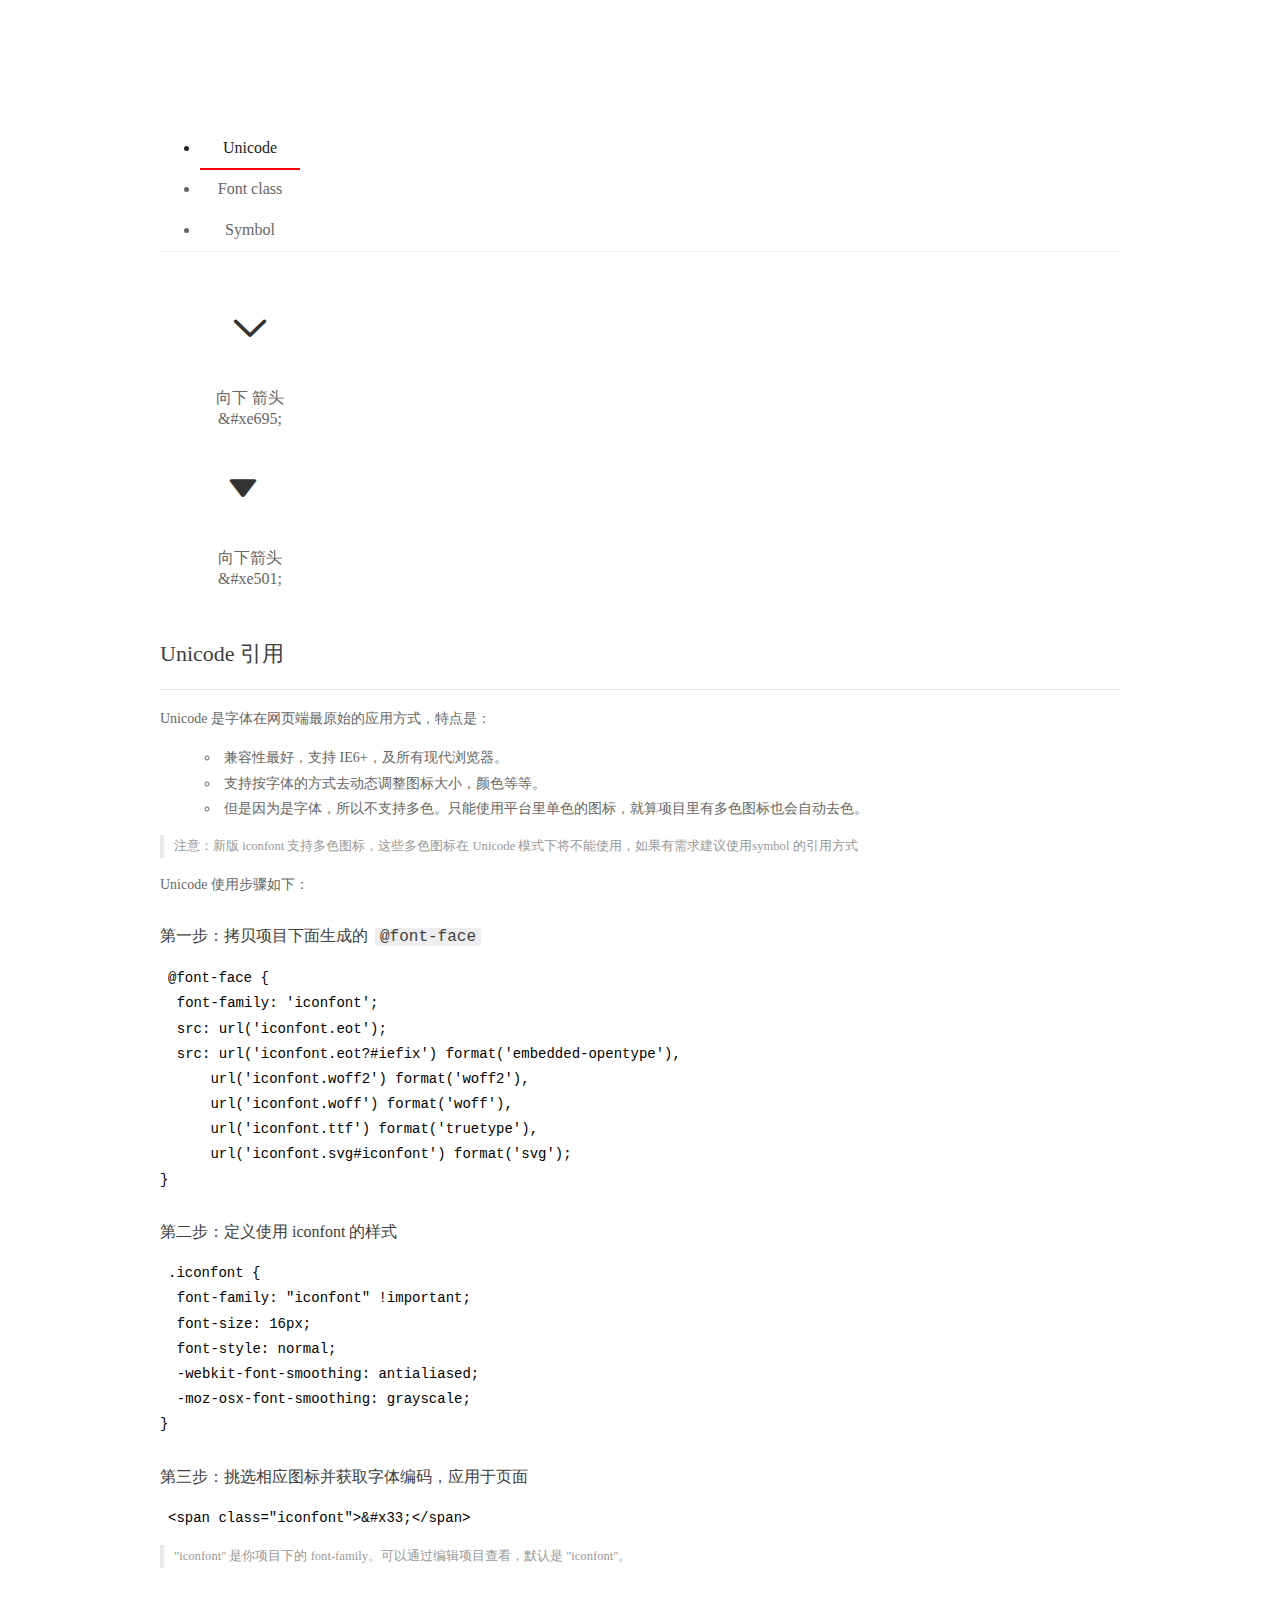
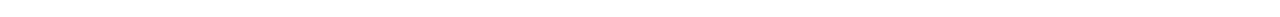
<file: font/font_vpwzgxrgko/demo_index.html>
<!DOCTYPE html>
<html>
<head>
  <meta charset="utf-8"/>
  <title>IconFont Demo</title>
  <link rel="shortcut icon" href="https://img.alicdn.com/tps/i4/TB1_oz6GVXXXXaFXpXXJDFnIXXX-64-64.ico" type="image/x-icon"/>
  <link rel="stylesheet" href="https://g.alicdn.com/thx/cube/1.3.2/cube.min.css">
  <link rel="stylesheet" href="demo.css">
  <link rel="stylesheet" href="iconfont.css">
  <script src="iconfont.js"></script>
  <!-- jQuery -->
  <script src="https://a1.alicdn.com/oss/uploads/2018/12/26/7bfddb60-08e8-11e9-9b04-53e73bb6408b.js"></script>
  <!-- 代码高亮 -->
  <script src="https://a1.alicdn.com/oss/uploads/2018/12/26/a3f714d0-08e6-11e9-8a15-ebf944d7534c.js"></script>
</head>
<body>
  <div class="main">
    <h1 class="logo"><a href="https://www.iconfont.cn/" title="iconfont 首页" target="_blank">&#xe86b;</a></h1>
    <div class="nav-tabs">
      <ul id="tabs" class="dib-box">
        <li class="dib active"><span>Unicode</span></li>
        <li class="dib"><span>Font class</span></li>
        <li class="dib"><span>Symbol</span></li>
      </ul>
      
    </div>
    <div class="tab-container">
      <div class="content unicode" style="display: block;">
          <ul class="icon_lists dib-box">
          
            <li class="dib">
              <span class="icon iconfont">&#xe695;</span>
                <div class="name">向下 箭头</div>
                <div class="code-name">&amp;#xe695;</div>
              </li>
          
            <li class="dib">
              <span class="icon iconfont">&#xe501;</span>
                <div class="name">向下箭头</div>
                <div class="code-name">&amp;#xe501;</div>
              </li>
          
          </ul>
          <div class="article markdown">
          <h2 id="unicode-">Unicode 引用</h2>
          <hr>

          <p>Unicode 是字体在网页端最原始的应用方式，特点是：</p>
          <ul>
            <li>兼容性最好，支持 IE6+，及所有现代浏览器。</li>
            <li>支持按字体的方式去动态调整图标大小，颜色等等。</li>
            <li>但是因为是字体，所以不支持多色。只能使用平台里单色的图标，就算项目里有多色图标也会自动去色。</li>
          </ul>
          <blockquote>
            <p>注意：新版 iconfont 支持多色图标，这些多色图标在 Unicode 模式下将不能使用，如果有需求建议使用symbol 的引用方式</p>
          </blockquote>
          <p>Unicode 使用步骤如下：</p>
          <h3 id="-font-face">第一步：拷贝项目下面生成的 <code>@font-face</code></h3>
<pre><code class="language-css"
>@font-face {
  font-family: 'iconfont';
  src: url('iconfont.eot');
  src: url('iconfont.eot?#iefix') format('embedded-opentype'),
      url('iconfont.woff2') format('woff2'),
      url('iconfont.woff') format('woff'),
      url('iconfont.ttf') format('truetype'),
      url('iconfont.svg#iconfont') format('svg');
}
</code></pre>
          <h3 id="-iconfont-">第二步：定义使用 iconfont 的样式</h3>
<pre><code class="language-css"
>.iconfont {
  font-family: "iconfont" !important;
  font-size: 16px;
  font-style: normal;
  -webkit-font-smoothing: antialiased;
  -moz-osx-font-smoothing: grayscale;
}
</code></pre>
          <h3 id="-">第三步：挑选相应图标并获取字体编码，应用于页面</h3>
<pre>
<code class="language-html"
>&lt;span class="iconfont"&gt;&amp;#x33;&lt;/span&gt;
</code></pre>
          <blockquote>
            <p>"iconfont" 是你项目下的 font-family。可以通过编辑项目查看，默认是 "iconfont"。</p>
          </blockquote>
          </div>
      </div>
      <div class="content font-class">
        <ul class="icon_lists dib-box">
          
          <li class="dib">
            <span class="icon iconfont icon-xiangxiajiantou"></span>
            <div class="name">
              向下 箭头
            </div>
            <div class="code-name">.icon-xiangxiajiantou
            </div>
          </li>
          
          <li class="dib">
            <span class="icon iconfont icon-jiantou-up-down-copy"></span>
            <div class="name">
              向下箭头
            </div>
            <div class="code-name">.icon-jiantou-up-down-copy
            </div>
          </li>
          
        </ul>
        <div class="article markdown">
        <h2 id="font-class-">font-class 引用</h2>
        <hr>

        <p>font-class 是 Unicode 使用方式的一种变种，主要是解决 Unicode 书写不直观，语意不明确的问题。</p>
        <p>与 Unicode 使用方式相比，具有如下特点：</p>
        <ul>
          <li>兼容性良好，支持 IE8+，及所有现代浏览器。</li>
          <li>相比于 Unicode 语意明确，书写更直观。可以很容易分辨这个 icon 是什么。</li>
          <li>因为使用 class 来定义图标，所以当要替换图标时，只需要修改 class 里面的 Unicode 引用。</li>
          <li>不过因为本质上还是使用的字体，所以多色图标还是不支持的。</li>
        </ul>
        <p>使用步骤如下：</p>
        <h3 id="-fontclass-">第一步：引入项目下面生成的 fontclass 代码：</h3>
<pre><code class="language-html">&lt;link rel="stylesheet" href="./iconfont.css"&gt;
</code></pre>
        <h3 id="-">第二步：挑选相应图标并获取类名，应用于页面：</h3>
<pre><code class="language-html">&lt;span class="iconfont icon-xxx"&gt;&lt;/span&gt;
</code></pre>
        <blockquote>
          <p>"
            iconfont" 是你项目下的 font-family。可以通过编辑项目查看，默认是 "iconfont"。</p>
        </blockquote>
      </div>
      </div>
      <div class="content symbol">
          <ul class="icon_lists dib-box">
          
            <li class="dib">
                <svg class="icon svg-icon" aria-hidden="true">
                  <use xlink:href="#icon-xiangxiajiantou"></use>
                </svg>
                <div class="name">向下 箭头</div>
                <div class="code-name">#icon-xiangxiajiantou</div>
            </li>
          
            <li class="dib">
                <svg class="icon svg-icon" aria-hidden="true">
                  <use xlink:href="#icon-jiantou-up-down-copy"></use>
                </svg>
                <div class="name">向下箭头</div>
                <div class="code-name">#icon-jiantou-up-down-copy</div>
            </li>
          
          </ul>
          <div class="article markdown">
          <h2 id="symbol-">Symbol 引用</h2>
          <hr>

          <p>这是一种全新的使用方式，应该说这才是未来的主流，也是平台目前推荐的用法。相关介绍可以参考这篇<a href="">文章</a>
            这种用法其实是做了一个 SVG 的集合，与另外两种相比具有如下特点：</p>
          <ul>
            <li>支持多色图标了，不再受单色限制。</li>
            <li>通过一些技巧，支持像字体那样，通过 <code>font-size</code>, <code>color</code> 来调整样式。</li>
            <li>兼容性较差，支持 IE9+，及现代浏览器。</li>
            <li>浏览器渲染 SVG 的性能一般，还不如 png。</li>
          </ul>
          <p>使用步骤如下：</p>
          <h3 id="-symbol-">第一步：引入项目下面生成的 symbol 代码：</h3>
<pre><code class="language-html">&lt;script src="./iconfont.js"&gt;&lt;/script&gt;
</code></pre>
          <h3 id="-css-">第二步：加入通用 CSS 代码（引入一次就行）：</h3>
<pre><code class="language-html">&lt;style&gt;
.icon {
  width: 1em;
  height: 1em;
  vertical-align: -0.15em;
  fill: currentColor;
  overflow: hidden;
}
&lt;/style&gt;
</code></pre>
          <h3 id="-">第三步：挑选相应图标并获取类名，应用于页面：</h3>
<pre><code class="language-html">&lt;svg class="icon" aria-hidden="true"&gt;
  &lt;use xlink:href="#icon-xxx"&gt;&lt;/use&gt;
&lt;/svg&gt;
</code></pre>
          </div>
      </div>

    </div>
  </div>
  <script>
  $(document).ready(function () {
      $('.tab-container .content:first').show()

      $('#tabs li').click(function (e) {
        var tabContent = $('.tab-container .content')
        var index = $(this).index()

        if ($(this).hasClass('active')) {
          return
        } else {
          $('#tabs li').removeClass('active')
          $(this).addClass('active')

          tabContent.hide().eq(index).fadeIn()
        }
      })
    })
  </script>
</body>
</html>
</file>
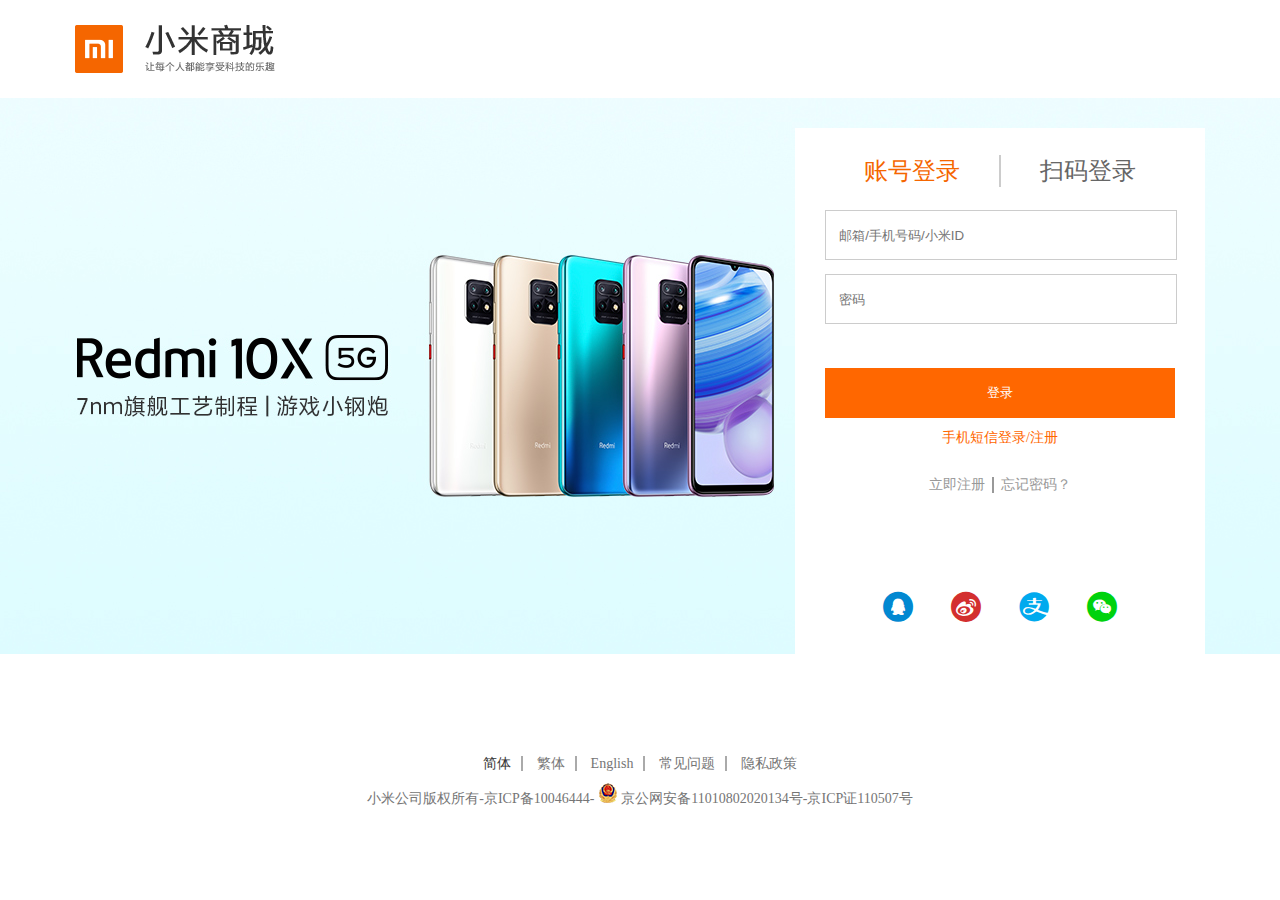
<file: html/login/login.html>
<!DOCTYPE html>
<html lang="en">

<head>
    <meta charset="UTF-8">
    <meta name="viewport" content="width=device-width, initial-scale=1.0">
    <title>Document</title>
    <link rel="stylesheet" href="../../css/login.css">
    <link rel="stylesheet" href="../../font/font_login/iconfont.css">
    <script src="../../js/login/login.js" type="module"></script>

</head>

<body>
    <header>
        <h1>
            <a href="../../index.html"><img src="../../images/login/mistore_logo.png" alt=""></a>
        </h1>
    </header>


    <div id="banner">
 <a href="https://www.mi.com/redmi10x-5G">
        <div id="banner_w">
           </a>

            <div id='banner_right'>
                <div id='banner_right_top'>
                    <div class="link_l">
                        <p class="link_al">账号登录</p>
                    </div>
                    <div class="link_r">
                        <p class="link_ar">扫码登录</p>
                    </div>
                </div>
                <section>
                    <div id='banner_right_bottom1' class="banner_right_bottom">
                        <input type="text" name="username" placeholder="邮箱/手机号码/小米ID">
                        <input type="password" name="password" placeholder="密码">
                        <button>登录</button>
                        <a href="" class="link_zc">手机短信登录/注册</a>
                        <div class="forget">
                            <a href="">立即注册</a>
                            <a href="">忘记密码？</a>
                        </div>
                        <div class="icon">
                            <a
                                href="https://graph.qq.com/oauth2.0/show?which=Login&display=pc&response_type=code&client_id=100284651&redirect_uri=https://account.xiaomi.com/pass/sns/login/load&state=STATE_171008"><span
                                    class="iconfont icon-QQ"></span></a>

                            <a
                                href="https://api.weibo.com/oauth2/authorize?response_type=code&client_id=2996826273&redirect_uri=https://sns.account.xiaomi.com/pass/sns/login/load&state=STATE_210704###"><span
                                    class="iconfont icon-xinlangweibo"></span></a>

                            <a
                                href="https://auth.alipay.com/login/express.htm?goto=https%3A%2F%2Fmemberexprod.alipay.com%3A443%2Fauthorize%2FuserAuthQuickLoginAction.htm%3Fe_i_i_d%3D0e348cd1ee6cc81486f105c6bac56cad"><span
                                    class="iconfont icon-zfb"></span></a>

                            <a
                                href="https://open.weixin.qq.com/connect/qrconnect?appid=wxa21de3acc0d5e79b&redirect_uri=https%3A%2F%2Fsns.account.xiaomi.com%2Fpass%2Fsns%2Flogin%2Fload&response_type=code&scope=snsapi_login&state=STATE_515129#wechat_redirect"><span
                                    class="iconfont icon-weixin"></span></a>
                        </div>
                    </div>
                    <div id='banner_right_bottom2' class="banner_right_bottom">
                        <p>请使用小米手机/米家等小米旗下APP扫码登录<span class="iconfont icon-wenhao"></span></p>
                        <img src="../../images/login/下载.png" alt="">
                        <p>使用<span>小米商城APP</span>扫一扫</p>
                        <p>小米手机可打开「设置」>「小米帐号」扫码登录</p>
                    </div>
                </section>

            </div>
           
        </div>
    </a>

    </div>



    <div class="foot">
        <ul>
            <li><a href="">简体</a></li>
            <li><a href="">繁体</a></li>
            <li><a href="">English</a></li>
            <li><a href="">常见问题</a></li>
            <li><a href="">隐私政策</a></li>
        </ul>
        <p>小米公司版权所有-京ICP备10046444- <a
                href="http://www.beian.gov.cn/portal/registerSystemInfo?recordcode=11010802020134"><img
                    src="../../images/login/6.png" alt=""></a> 京公网安备11010802020134号-京ICP证110507号</p>
    </div>

</body>

</html>
</file>
<file: font/demo.css>
/* Logo 字体 */
@font-face {
  font-family: "iconfont logo";
  src: url('https://at.alicdn.com/t/font_985780_km7mi63cihi.eot?t=1545807318834');
  src: url('https://at.alicdn.com/t/font_985780_km7mi63cihi.eot?t=1545807318834#iefix') format('embedded-opentype'),
    url('https://at.alicdn.com/t/font_985780_km7mi63cihi.woff?t=1545807318834') format('woff'),
    url('https://at.alicdn.com/t/font_985780_km7mi63cihi.ttf?t=1545807318834') format('truetype'),
    url('https://at.alicdn.com/t/font_985780_km7mi63cihi.svg?t=1545807318834#iconfont') format('svg');
}

.logo {
  font-family: "iconfont logo";
  font-size: 160px;
  font-style: normal;
  -webkit-font-smoothing: antialiased;
  -moz-osx-font-smoothing: grayscale;
}

/* tabs */
.nav-tabs {
  position: relative;
}

.nav-tabs .nav-more {
  position: absolute;
  right: 0;
  bottom: 0;
  height: 42px;
  line-height: 42px;
  color: #666;
}

#tabs {
  border-bottom: 1px solid #eee;
}

#tabs li {
  cursor: pointer;
  width: 100px;
  height: 40px;
  line-height: 40px;
  text-align: center;
  font-size: 16px;
  border-bottom: 2px solid transparent;
  position: relative;
  z-index: 1;
  margin-bottom: -1px;
  color: #666;
}


#tabs .active {
  border-bottom-color: #f00;
  color: #222;
}

.tab-container .content {
  display: none;
}

/* 页面布局 */
.main {
  padding: 30px 100px;
  width: 960px;
  margin: 0 auto;
}

.main .logo {
  color: #333;
  text-align: left;
  margin-bottom: 30px;
  line-height: 1;
  height: 110px;
  margin-top: -50px;
  overflow: hidden;
  *zoom: 1;
}

.main .logo a {
  font-size: 160px;
  color: #333;
}

.helps {
  margin-top: 40px;
}

.helps pre {
  padding: 20px;
  margin: 10px 0;
  border: solid 1px #e7e1cd;
  background-color: #fffdef;
  overflow: auto;
}

.icon_lists {
  width: 100% !important;
  overflow: hidden;
  *zoom: 1;
}

.icon_lists li {
  width: 100px;
  margin-bottom: 10px;
  margin-right: 20px;
  text-align: center;
  list-style: none !important;
  cursor: default;
}

.icon_lists li .code-name {
  line-height: 1.2;
}

.icon_lists .icon {
  display: block;
  height: 100px;
  line-height: 100px;
  font-size: 42px;
  margin: 10px auto;
  color: #333;
  -webkit-transition: font-size 0.25s linear, width 0.25s linear;
  -moz-transition: font-size 0.25s linear, width 0.25s linear;
  transition: font-size 0.25s linear, width 0.25s linear;
}

.icon_lists .icon:hover {
  font-size: 100px;
}

.icon_lists .svg-icon {
  /* 通过设置 font-size 来改变图标大小 */
  width: 1em;
  /* 图标和文字相邻时，垂直对齐 */
  vertical-align: -0.15em;
  /* 通过设置 color 来改变 SVG 的颜色/fill */
  fill: currentColor;
  /* path 和 stroke 溢出 viewBox 部分在 IE 下会显示
      normalize.css 中也包含这行 */
  overflow: hidden;
}

.icon_lists li .name,
.icon_lists li .code-name {
  color: #666;
}

/* markdown 样式 */
.markdown {
  color: #666;
  font-size: 14px;
  line-height: 1.8;
}

.highlight {
  line-height: 1.5;
}

.markdown img {
  vertical-align: middle;
  max-width: 100%;
}

.markdown h1 {
  color: #404040;
  font-weight: 500;
  line-height: 40px;
  margin-bottom: 24px;
}

.markdown h2,
.markdown h3,
.markdown h4,
.markdown h5,
.markdown h6 {
  color: #404040;
  margin: 1.6em 0 0.6em 0;
  font-weight: 500;
  clear: both;
}

.markdown h1 {
  font-size: 28px;
}

.markdown h2 {
  font-size: 22px;
}

.markdown h3 {
  font-size: 16px;
}

.markdown h4 {
  font-size: 14px;
}

.markdown h5 {
  font-size: 12px;
}

.markdown h6 {
  font-size: 12px;
}

.markdown hr {
  height: 1px;
  border: 0;
  background: #e9e9e9;
  margin: 16px 0;
  clear: both;
}

.markdown p {
  margin: 1em 0;
}

.markdown>p,
.markdown>blockquote,
.markdown>.highlight,
.markdown>ol,
.markdown>ul {
  width: 80%;
}

.markdown ul>li {
  list-style: circle;
}

.markdown>ul li,
.markdown blockquote ul>li {
  margin-left: 20px;
  padding-left: 4px;
}

.markdown>ul li p,
.markdown>ol li p {
  margin: 0.6em 0;
}

.markdown ol>li {
  list-style: decimal;
}

.markdown>ol li,
.markdown blockquote ol>li {
  margin-left: 20px;
  padding-left: 4px;
}

.markdown code {
  margin: 0 3px;
  padding: 0 5px;
  background: #eee;
  border-radius: 3px;
}

.markdown strong,
.markdown b {
  font-weight: 600;
}

.markdown>table {
  border-collapse: collapse;
  border-spacing: 0px;
  empty-cells: show;
  border: 1px solid #e9e9e9;
  width: 95%;
  margin-bottom: 24px;
}

.markdown>table th {
  white-space: nowrap;
  color: #333;
  font-weight: 600;
}

.markdown>table th,
.markdown>table td {
  border: 1px solid #e9e9e9;
  padding: 8px 16px;
  text-align: left;
}

.markdown>table th {
  background: #F7F7F7;
}

.markdown blockquote {
  font-size: 90%;
  color: #999;
  border-left: 4px solid #e9e9e9;
  padding-left: 0.8em;
  margin: 1em 0;
}

.markdown blockquote p {
  margin: 0;
}

.markdown .anchor {
  opacity: 0;
  transition: opacity 0.3s ease;
  margin-left: 8px;
}

.markdown .waiting {
  color: #ccc;
}

.markdown h1:hover .anchor,
.markdown h2:hover .anchor,
.markdown h3:hover .anchor,
.markdown h4:hover .anchor,
.markdown h5:hover .anchor,
.markdown h6:hover .anchor {
  opacity: 1;
  display: inline-block;
}

.markdown>br,
.markdown>p>br {
  clear: both;
}


.hljs {
  display: block;
  background: white;
  padding: 0.5em;
  color: #333333;
  overflow-x: auto;
}

.hljs-comment,
.hljs-meta {
  color: #969896;
}

.hljs-string,
.hljs-variable,
.hljs-template-variable,
.hljs-strong,
.hljs-emphasis,
.hljs-quote {
  color: #df5000;
}

.hljs-keyword,
.hljs-selector-tag,
.hljs-type {
  color: #a71d5d;
}

.hljs-literal,
.hljs-symbol,
.hljs-bullet,
.hljs-attribute {
  color: #0086b3;
}

.hljs-section,
.hljs-name {
  color: #63a35c;
}

.hljs-tag {
  color: #333333;
}

.hljs-title,
.hljs-attr,
.hljs-selector-id,
.hljs-selector-class,
.hljs-selector-attr,
.hljs-selector-pseudo {
  color: #795da3;
}

.hljs-addition {
  color: #55a532;
  background-color: #eaffea;
}

.hljs-deletion {
  color: #bd2c00;
  background-color: #ffecec;
}

.hljs-link {
  text-decoration: underline;
}

/* 代码高亮 */
/* PrismJS 1.15.0
https://prismjs.com/download.html#themes=prism&languages=markup+css+clike+javascript */
/**
 * prism.js default theme for JavaScript, CSS and HTML
 * Based on dabblet (http://dabblet.com)
 * @author Lea Verou
 */
code[class*="language-"],
pre[class*="language-"] {
  color: black;
  background: none;
  text-shadow: 0 1px white;
  font-family: Consolas, Monaco, 'Andale Mono', 'Ubuntu Mono', monospace;
  text-align: left;
  white-space: pre;
  word-spacing: normal;
  word-break: normal;
  word-wrap: normal;
  line-height: 1.5;

  -moz-tab-size: 4;
  -o-tab-size: 4;
  tab-size: 4;

  -webkit-hyphens: none;
  -moz-hyphens: none;
  -ms-hyphens: none;
  hyphens: none;
}

pre[class*="language-"]::-moz-selection,
pre[class*="language-"] ::-moz-selection,
code[class*="language-"]::-moz-selection,
code[class*="language-"] ::-moz-selection {
  text-shadow: none;
  background: #b3d4fc;
}

pre[class*="language-"]::selection,
pre[class*="language-"] ::selection,
code[class*="language-"]::selection,
code[class*="language-"] ::selection {
  text-shadow: none;
  background: #b3d4fc;
}

@media print {

  code[class*="language-"],
  pre[class*="language-"] {
    text-shadow: none;
  }
}

/* Code blocks */
pre[class*="language-"] {
  padding: 1em;
  margin: .5em 0;
  overflow: auto;
}

:not(pre)>code[class*="language-"],
pre[class*="language-"] {
  background: #f5f2f0;
}

/* Inline code */
:not(pre)>code[class*="language-"] {
  padding: .1em;
  border-radius: .3em;
  white-space: normal;
}

.token.comment,
.token.prolog,
.token.doctype,
.token.cdata {
  color: slategray;
}

.token.punctuation {
  color: #999;
}

.namespace {
  opacity: .7;
}

.token.property,
.token.tag,
.token.boolean,
.token.number,
.token.constant,
.token.symbol,
.token.deleted {
  color: #905;
}

.token.selector,
.token.attr-name,
.token.string,
.token.char,
.token.builtin,
.token.inserted {
  color: #690;
}

.token.operator,
.token.entity,
.token.url,
.language-css .token.string,
.style .token.string {
  color: #9a6e3a;
  background: hsla(0, 0%, 100%, .5);
}

.token.atrule,
.token.attr-value,
.token.keyword {
  color: #07a;
}

.token.function,
.token.class-name {
  color: #DD4A68;
}

.token.regex,
.token.important,
.token.variable {
  color: #e90;
}

.token.important,
.token.bold {
  font-weight: bold;
}

.token.italic {
  font-style: italic;
}

.token.entity {
  cursor: help;
}
</file>
<file: font/iconfont.css>
@font-face {font-family: "iconfont";
  src: url('iconfont.eot?t=1607134755912'); /* IE9 */
  src: url('iconfont.eot?t=1607134755912#iefix') format('embedded-opentype'), /* IE6-IE8 */
  url('[data-uri]') format('woff2'),
  url('iconfont.woff?t=1607134755912') format('woff'),
  url('iconfont.ttf?t=1607134755912') format('truetype'), /* chrome, firefox, opera, Safari, Android, iOS 4.2+ */
  url('iconfont.svg?t=1607134755912#iconfont') format('svg'); /* iOS 4.1- */
}

.iconfont {
  font-family: "iconfont" !important;
  font-size: 16px;
  font-style: normal;
  -webkit-font-smoothing: antialiased;
  -moz-osx-font-smoothing: grayscale;
}

.icon-icon:before {
  content: "\e606";
}

.icon-youjiantou:before {
  content: "\e619";
}

.icon-editor2:before {
  content: "\e62e";
}

.icon-gouwuche:before {
  content: "\e63d";
}

.icon-zuo:before {
  content: "\e6e7";
}

.icon-you:before {
  content: "\e6e8";
}

.icon-kefu:before {
  content: "\e6ab";
}

.icon-shouji:before {
  content: "\e71f";
}

.icon-fangdajing:before {
  content: "\e601";
}
</file>
<file: css/id.css>
/*=============================样式重置=============================*/
/*----------------------第一步：清样式，清间距-----------------------*/
body,h1,h2,h3,h4,h5,h6,a,p,ol,ul,li,dl,dt,dd,input{padding: 0; margin: 0; box-sizing: border-box;}
ul,ol{list-style: none;}
input{outline: none; border: 0; }
img{display: block;}
/*------------------------第二步：定义全局样式-----------------------*/
/* body{font-size: 14px; color: #3e3e3e; font-family: "微软雅黑"; height: 2000px;} */
body{font: 14px/1.5 Helvetica Neue,Helvetica,Arial,Microsoft Yahei,Hiragino Sans GB,Heiti SC,WenQuanYi Micro Hei,sans-serif;}
/*------------------------第三步：定义超链接样式---------------------*/
a{text-decoration: none; color: #999;}
a:hover{color: #fff;}
/*=============================公共样式=============================*/
.w{width: 1226px; margin: 0 auto;}
.l{float: left;}
.r{float: right;}

body{
    background: #f9f9f9;
}
.big{
    height:520px ;
    width: 786px;
    background: #fff;
    margin: 50px auto 0;
    padding: 0 34px 30px 34px;
}
.big .logo{
    width: 49px;
    height: 48px;
    margin: 0 auto;
}
.big .logo img{
    width: 49px;
    height: 48px;
}
.big > h3{
    margin-top: 40px;
    height: 45px;
    line-height: 45px;
    text-align: center;
    font-size: 30px;
    font-weight: normal;
}
.big .reg {
    height: 248px;
    width: 415px;
    padding:30px 185.5px;
    color: #666;
}
.big .reg p{
    height: 40px;
    line-height: 40px;
    margin-top: 70px ;
    text-align: center;
    font-size: 18px;
    color: #666666
}
.big .reg p span{
    color:#ff6700 ;
}
.big .reg button{
    height: 42px;
    width: 415px;
    margin-top: 100px;
    background: #ff6700;
    outline: none;
    border: 1px solid rgba(186,186,186,.3);
    cursor: pointer;
    color: #fff;
    border-radius: 3px;
    font-size: 14px;
    overflow: hidden;
}



.foot{
    margin-top: 60px;
}
.foot ul{
    text-align: center;
}
.foot ul li{
    display: inline-block;
}
.foot ul li a {
    color: #757575;
    padding: 0 10px;
    border-right: 2px solid #aaa;
}
.foot ul li:nth-child(4) a{
    border: 0;
}
.foot p{
    text-align: center;
    height: 44px ;
    padding: 10px;
    color: #9d9d9d;
}
.foot p img{
    display: inline-block;
}
</file>
<file: css/redmi.css>
/*=============================样式重置=============================*/
/*----------------------第一步：清样式，清间距-----------------------*/
body,h1,h2,h3,h4,h5,h6,a,p,ol,ul,li,dl,dt,dd,input{padding: 0; margin: 0; box-sizing: border-box;}
ul,ol{list-style: none;}
input{outline: none; border: 0; }
img{display: block;}
/*------------------------第二步：定义全局样式-----------------------*/
/* body{font-size: 14px; color: #3e3e3e; font-family: "微软雅黑"; height: 2000px;} */
body{font: 14px/1.5 Helvetica Neue,Helvetica,Arial,Microsoft Yahei,Hiragino Sans GB,Heiti SC,WenQuanYi Micro Hei,sans-serif;}
/*------------------------第三步：定义超链接样式---------------------*/
a{text-decoration: none; color: #999;}
a:hover{color: #fff;}
/*=============================公共样式=============================*/
.w{width: 1226px; margin: 0 auto;}
.l{float: left;}
.r{float: right;}


/*===========header==========*/
.header{
    height: 800px;
    background: url(../images/zjw/1.jpg) no-repeat ;
    background-size:  2560px;
    background-position: -350px 0 ;
}
.first{
    height: 1900px;
    background:#60d5bb;
    padding-top: 15px;
}
.first .w dl{
    width: 400px;
    height: 460px;
    background: #fff;
    float: left;
    margin-right: 13px;
    margin-bottom: 15px;
}
.first .w dl dt{
    position: relative;
    overflow: hidden;
    cursor: pointer;
}
.first .w dl dt .pic{
    position: absolute;
    bottom: 10px;
    right: 10px;
    height: 90px;
    width: 90px;
}
.first .w dl img{
    height: 266px;
    width: 400px;
    transition: all 1s;
}
.first .w dl:nth-child(3n){
    margin-right: 0;
}
.first .w dl dd{
    text-align: center;
}
.first .w dl dd p span{
    color: #666;
    font-size: 8px;
}
.first .w dl dd p span span{
    font-size: 12px;
    text-decoration: line-through;
}
.first .w dl dd h3{
    margin-top: 30px;
    font-size: 20px;
    font-weight: normal;
}
.first .w dl dd p:nth-of-type(1){
    margin-top: 5px;
    color: #666666;
    font-size: 12px;
}
.first .w dl dd p:nth-of-type(2){
    color: #ea625b;
    font-size: 17px;
    margin-top: 10px;
}
.first .w dl dd p:nth-of-type(3) a{
    display: inline-block;
    margin-top: 10px;
    height: 44px;
    width: 140px;
    line-height: 44px;
    text-align: center;
    background: #ea625b;
    color: #fff;
    font-size: 18px;
}

 .w dl dt img:nth-child(1):hover  {
    transform: scale(1.05);
}
.biaoti img{
   width: 100%;
   height: 85px;
}
.a1{
    height: 1430px;
}
.a2{
    height: 955px;
}
</file>
<file: css/reg.css>
/*=============================样式重置=============================*/
/*----------------------第一步：清样式，清间距-----------------------*/
body,h1,h2,h3,h4,h5,h6,a,p,ol,ul,li,dl,dt,dd,input{padding: 0; margin: 0; box-sizing: border-box;}
ul,ol{list-style: none;}
input{outline: none; border: 0; }
img{display: block;}
/*------------------------第二步：定义全局样式-----------------------*/
/* body{font-size: 14px; color: #3e3e3e; font-family: "微软雅黑"; height: 2000px;} */
body{font: 14px/1.5 Helvetica Neue,Helvetica,Arial,Microsoft Yahei,Hiragino Sans GB,Heiti SC,WenQuanYi Micro Hei,sans-serif;}
/*------------------------第三步：定义超链接样式---------------------*/
a{text-decoration: none; color: #999;}
a:hover{color: #fff;}
/*=============================公共样式=============================*/
.w{width: 1226px; margin: 0 auto;}
.l{float: left;}
.r{float: right;}

body{
    background: #f9f9f9;
}
.big{
    height:520px ;
    width: 786px;
    background: #fff;
    margin: 50px auto 0;
    padding: 0 34px 30px 34px;
}
.big .logo{
    width: 49px;
    height: 48px;
    margin: 0 auto;
}
.big .logo img{
    width: 49px;
    height: 48px;
}
.big > h3{
    margin-top: 30px;
    height: 45px;
    line-height: 45px;
    text-align: center;
    font-size: 30px;
    font-weight: normal;
}
.big .reg{
    height: 308px;
    display: block;
}
.big .reg .div{
    height: 248px;
    width: 332px;
    padding:30px 227px;
    color: #666;
}
.big .reg .div .guojia{
    height: 40px;
    line-height: 40px ;
    padding-left: 14px ;
    width: 318;
    border: 1px solid #e8e8e8;
    margin-top: 5px;
    color: #444;
    cursor: pointer;
    position: relative;
    outline: none;
}
.big .reg .div .guojia span.r{
    height:40px ;
    width: 40px;
    border-left: 1px solid #e8e8e8;
    text-align: center;
}
.big .reg .div .zushi{
    height: 20px;
    margin: 4px 0 15px 0;
    color: #666;
}
.big .reg .div .guojia div.liebiao{
    width: 332px;
    height: 270px;
    position: absolute;
    background: #fff;
    border: 1px solid #e8e8e8;
    border-top: 0;
    box-sizing: border-box;
    top: 41px;
    left: -1px;
    overflow: auto;
    display: none;
    z-index: 10;
}
.big .reg .div .guojia div.liebiao p{
    padding: 10px;
    height: 54px;
}
.big .reg .div .guojia div.liebiao p input{
    width: 274px;
    height: 22px;
    padding: 5px 10px;
    box-sizing: content-box;
    border: 1px solid #e8e8e8;
    border-radius: 5px;
}
.big .reg .div .guojia div.liebiao h4{
    height: 30px;
    padding-left: 10px;
    margin-bottom: 6px;
    background: #fcdecc;
    color: #ef5b00;
    line-height: 30px;
    font-weight: normal;
    cursor: auto;
}
.big .reg .div .guojia div.liebiao ul li{
    height: 40px;
    line-height: 40px;
    padding: 0 10px;
    border-bottom: 1px solid #e8e8e8 ;
}
.big .reg .div .guojia div.liebiao ul li:hover{
    background: #eee;
}
.big .reg .shouji {
    height: 20px;
    margin-bottom: 5px;
    color: #333;
}
.big .reg .phonenumber{
    height: 42px;
    border: 1px solid #e8e8e8;
    margin-bottom: 15px;
    position: relative;
    /* border-color: #ff6666; */
}
.big .reg .phonenumber .jia{
    width: 54px;
    height: 42px;
    padding-left: 14px;
    border-right: 1px solid #e8e8e8 ;
    cursor: pointer;
}
.big .reg .phonenumber .jia span{
    line-height: 42px;
    color: #555;
}
.big .reg .phonenumber .jia span:nth-child(2){
    margin-left: 5px;
    color:#aaa ;
    font-size: 10px;
}
.big .reg .phonenumber input{
    height: 20px;
    width: 240px;
    margin:11px 10px ;
    color: #555;
}
.big .reg .phonenumber .content{
    margin-top:8px;
    color: #f66;
}
.big .reg .phonenumber .content img{
    display: inline-block;
    height: 14px;
    vertical-align: middle;
    margin: -1px 5px 0 0;
}
.big .reg .phonenumber div.liebiao{
    width: 332px;
    height: 270px;
    position: absolute;
    background: #fff;
    border: 1px solid #e8e8e8;
    border-top: 0;
    box-sizing: border-box;
    top: 43px;
    left: -1px;
    overflow: auto;
    display: none;
}
.big .reg .phonenumber div.liebiao p{
    padding: 10px;
    height: 62px;
}
.big .reg .phonenumber div.liebiao p input{
    width: 274px;
    height: 42px;
    padding: 0px 10px;
    box-sizing: content-box;
    border: 1px solid #e8e8e8;
    border-radius: 5px;
    margin: 0;
}
.big .reg .phonenumber div.liebiao h4{
    height: 30px;
    padding-left: 10px;
    margin-bottom: 6px;
    background: #fcdecc;
    color: #ef5b00;
    line-height: 30px;
    font-weight: normal;
    cursor: auto;
}
.big .reg .phonenumber div.liebiao ul li{
    height: 40px;
    line-height: 40px;
    padding: 0 10px;
    border-bottom: 1px solid #e8e8e8 ;
}
.big .reg .phonenumber div.liebiao ul li:hover{
    background: #eee;
    cursor: pointer;
}
.big .reg .phonenumber div.liebiao ul li span{
    float: right;
    color: #9d9d9d;
}
.big .reg button{
    height: 42px;
    width: 330px;
    margin-top: 15px;
    background: #ff6700;
    outline: none;
    border: 1px solid rgba(186,186,186,.3);
    cursor: pointer;
    color: #fff;
    border-radius: 3px;
    font-size: 14px;
    overflow: hidden;
}
.big .yuedu{
    height: 40px;
    line-height: 40px;
    width: 260px;
    padding: 10px 0;
    margin: 0 auto;
    margin-top: 40px;
    color: #9d9d9d;
    cursor: pointer;
    display: block;
}
.big .yuedu a{
    color: #333;
    font-weight: bold;
}
.foot{
    margin-top: 60px;
}
.foot ul{
    text-align: center;
}
.foot ul li{
    display: inline-block;
}
.foot ul li a {
    color: #757575;
    padding: 0 10px;
    border-right: 2px solid #aaa;
}
.foot ul li:nth-child(4) a{
    border: 0;
}
.foot p{
    text-align: center;
    height: 44px ;
    padding: 10px;
    color: #9d9d9d;
}
.foot p img{
    display: inline-block;
}

/*====================注册页=============*/

.big .zuce{
    height: 248px;
    width: 415px;
    padding:30px 227px;
    display: none;
}
.big .zuce h3{
    font-size: 16px;
    color: #666666;
}
.big .zuce h3 span{
    color: #ff6700;
}
.big .zuce input{
    outline: none;
    border: 1px solid #e8e8e8;
    width: 415px;
    height: 53px;
    margin-top: 18px;
    font-size: 18px;
    padding-left: 8px;
    color: #9d9d9d;
}
.big .zuce p{
    margin-top:12px ;
}
.big .zuce button{
    height: 42px;
    width: 415px;
    margin-top: 15px;
    background: #ff6700;
    outline: none;
    border: 1px solid rgba(186,186,186,.3);
    cursor: pointer;
    color: #fff;
    border-radius: 3px;
    font-size: 14px;
    overflow: hidden;
}
.big .zuce div {
    color: #ff6700 ;
    margin-top: 5px;
}
.big .zuce div img{
    display: inline-block;
    vertical-align: middle;
}
</file>
<file: font/font_vpwzgxrgko/iconfont.css>
@font-face {font-family: "iconfont";
  src: url('iconfont.eot?t=1607079501904'); /* IE9 */
  src: url('iconfont.eot?t=1607079501904#iefix') format('embedded-opentype'), /* IE6-IE8 */
  url('[data-uri]') format('woff2'),
  url('iconfont.woff?t=1607079501904') format('woff'),
  url('iconfont.ttf?t=1607079501904') format('truetype'), /* chrome, firefox, opera, Safari, Android, iOS 4.2+ */
  url('iconfont.svg?t=1607079501904#iconfont') format('svg'); /* iOS 4.1- */
}

.iconfont {
  font-family: "iconfont" !important;
  font-size: 15px;
  font-style: normal;
  -webkit-font-smoothing: antialiased;
  -moz-osx-font-smoothing: grayscale;
}

.icon-xiangxiajiantou:before {
  content: "\e695";
}

.icon-jiantou-up-down-copy:before {
  content: "\e501";
}
</file>
<file: font/font_14xt55i6jts/demo.css>
/* Logo 字体 */
@font-face {
  font-family: "iconfont logo";
  src: url('https://at.alicdn.com/t/font_985780_km7mi63cihi.eot?t=1545807318834');
  src: url('https://at.alicdn.com/t/font_985780_km7mi63cihi.eot?t=1545807318834#iefix') format('embedded-opentype'),
    url('https://at.alicdn.com/t/font_985780_km7mi63cihi.woff?t=1545807318834') format('woff'),
    url('https://at.alicdn.com/t/font_985780_km7mi63cihi.ttf?t=1545807318834') format('truetype'),
    url('https://at.alicdn.com/t/font_985780_km7mi63cihi.svg?t=1545807318834#iconfont') format('svg');
}

.logo {
  font-family: "iconfont logo";
  font-size: 160px;
  font-style: normal;
  -webkit-font-smoothing: antialiased;
  -moz-osx-font-smoothing: grayscale;
}

/* tabs */
.nav-tabs {
  position: relative;
}

.nav-tabs .nav-more {
  position: absolute;
  right: 0;
  bottom: 0;
  height: 42px;
  line-height: 42px;
  color: #666;
}

#tabs {
  border-bottom: 1px solid #eee;
}

#tabs li {
  cursor: pointer;
  width: 100px;
  height: 40px;
  line-height: 40px;
  text-align: center;
  font-size: 16px;
  border-bottom: 2px solid transparent;
  position: relative;
  z-index: 1;
  margin-bottom: -1px;
  color: #666;
}


#tabs .active {
  border-bottom-color: #f00;
  color: #222;
}

.tab-container .content {
  display: none;
}

/* 页面布局 */
.main {
  padding: 30px 100px;
  width: 960px;
  margin: 0 auto;
}

.main .logo {
  color: #333;
  text-align: left;
  margin-bottom: 30px;
  line-height: 1;
  height: 110px;
  margin-top: -50px;
  overflow: hidden;
  *zoom: 1;
}

.main .logo a {
  font-size: 160px;
  color: #333;
}

.helps {
  margin-top: 40px;
}

.helps pre {
  padding: 20px;
  margin: 10px 0;
  border: solid 1px #e7e1cd;
  background-color: #fffdef;
  overflow: auto;
}

.icon_lists {
  width: 100% !important;
  overflow: hidden;
  *zoom: 1;
}

.icon_lists li {
  width: 100px;
  margin-bottom: 10px;
  margin-right: 20px;
  text-align: center;
  list-style: none !important;
  cursor: default;
}

.icon_lists li .code-name {
  line-height: 1.2;
}

.icon_lists .icon {
  display: block;
  height: 100px;
  line-height: 100px;
  font-size: 42px;
  margin: 10px auto;
  color: #333;
  -webkit-transition: font-size 0.25s linear, width 0.25s linear;
  -moz-transition: font-size 0.25s linear, width 0.25s linear;
  transition: font-size 0.25s linear, width 0.25s linear;
}

.icon_lists .icon:hover {
  font-size: 100px;
}

.icon_lists .svg-icon {
  /* 通过设置 font-size 来改变图标大小 */
  width: 1em;
  /* 图标和文字相邻时，垂直对齐 */
  vertical-align: -0.15em;
  /* 通过设置 color 来改变 SVG 的颜色/fill */
  fill: currentColor;
  /* path 和 stroke 溢出 viewBox 部分在 IE 下会显示
      normalize.css 中也包含这行 */
  overflow: hidden;
}

.icon_lists li .name,
.icon_lists li .code-name {
  color: #666;
}

/* markdown 样式 */
.markdown {
  color: #666;
  font-size: 14px;
  line-height: 1.8;
}

.highlight {
  line-height: 1.5;
}

.markdown img {
  vertical-align: middle;
  max-width: 100%;
}

.markdown h1 {
  color: #404040;
  font-weight: 500;
  line-height: 40px;
  margin-bottom: 24px;
}

.markdown h2,
.markdown h3,
.markdown h4,
.markdown h5,
.markdown h6 {
  color: #404040;
  margin: 1.6em 0 0.6em 0;
  font-weight: 500;
  clear: both;
}

.markdown h1 {
  font-size: 28px;
}

.markdown h2 {
  font-size: 22px;
}

.markdown h3 {
  font-size: 16px;
}

.markdown h4 {
  font-size: 14px;
}

.markdown h5 {
  font-size: 12px;
}

.markdown h6 {
  font-size: 12px;
}

.markdown hr {
  height: 1px;
  border: 0;
  background: #e9e9e9;
  margin: 16px 0;
  clear: both;
}

.markdown p {
  margin: 1em 0;
}

.markdown>p,
.markdown>blockquote,
.markdown>.highlight,
.markdown>ol,
.markdown>ul {
  width: 80%;
}

.markdown ul>li {
  list-style: circle;
}

.markdown>ul li,
.markdown blockquote ul>li {
  margin-left: 20px;
  padding-left: 4px;
}

.markdown>ul li p,
.markdown>ol li p {
  margin: 0.6em 0;
}

.markdown ol>li {
  list-style: decimal;
}

.markdown>ol li,
.markdown blockquote ol>li {
  margin-left: 20px;
  padding-left: 4px;
}

.markdown code {
  margin: 0 3px;
  padding: 0 5px;
  background: #eee;
  border-radius: 3px;
}

.markdown strong,
.markdown b {
  font-weight: 600;
}

.markdown>table {
  border-collapse: collapse;
  border-spacing: 0px;
  empty-cells: show;
  border: 1px solid #e9e9e9;
  width: 95%;
  margin-bottom: 24px;
}

.markdown>table th {
  white-space: nowrap;
  color: #333;
  font-weight: 600;
}

.markdown>table th,
.markdown>table td {
  border: 1px solid #e9e9e9;
  padding: 8px 16px;
  text-align: left;
}

.markdown>table th {
  background: #F7F7F7;
}

.markdown blockquote {
  font-size: 90%;
  color: #999;
  border-left: 4px solid #e9e9e9;
  padding-left: 0.8em;
  margin: 1em 0;
}

.markdown blockquote p {
  margin: 0;
}

.markdown .anchor {
  opacity: 0;
  transition: opacity 0.3s ease;
  margin-left: 8px;
}

.markdown .waiting {
  color: #ccc;
}

.markdown h1:hover .anchor,
.markdown h2:hover .anchor,
.markdown h3:hover .anchor,
.markdown h4:hover .anchor,
.markdown h5:hover .anchor,
.markdown h6:hover .anchor {
  opacity: 1;
  display: inline-block;
}

.markdown>br,
.markdown>p>br {
  clear: both;
}


.hljs {
  display: block;
  background: white;
  padding: 0.5em;
  color: #333333;
  overflow-x: auto;
}

.hljs-comment,
.hljs-meta {
  color: #969896;
}

.hljs-string,
.hljs-variable,
.hljs-template-variable,
.hljs-strong,
.hljs-emphasis,
.hljs-quote {
  color: #df5000;
}

.hljs-keyword,
.hljs-selector-tag,
.hljs-type {
  color: #a71d5d;
}

.hljs-literal,
.hljs-symbol,
.hljs-bullet,
.hljs-attribute {
  color: #0086b3;
}

.hljs-section,
.hljs-name {
  color: #63a35c;
}

.hljs-tag {
  color: #333333;
}

.hljs-title,
.hljs-attr,
.hljs-selector-id,
.hljs-selector-class,
.hljs-selector-attr,
.hljs-selector-pseudo {
  color: #795da3;
}

.hljs-addition {
  color: #55a532;
  background-color: #eaffea;
}

.hljs-deletion {
  color: #bd2c00;
  background-color: #ffecec;
}

.hljs-link {
  text-decoration: underline;
}

/* 代码高亮 */
/* PrismJS 1.15.0
https://prismjs.com/download.html#themes=prism&languages=markup+css+clike+javascript */
/**
 * prism.js default theme for JavaScript, CSS and HTML
 * Based on dabblet (http://dabblet.com)
 * @author Lea Verou
 */
code[class*="language-"],
pre[class*="language-"] {
  color: black;
  background: none;
  text-shadow: 0 1px white;
  font-family: Consolas, Monaco, 'Andale Mono', 'Ubuntu Mono', monospace;
  text-align: left;
  white-space: pre;
  word-spacing: normal;
  word-break: normal;
  word-wrap: normal;
  line-height: 1.5;

  -moz-tab-size: 4;
  -o-tab-size: 4;
  tab-size: 4;

  -webkit-hyphens: none;
  -moz-hyphens: none;
  -ms-hyphens: none;
  hyphens: none;
}

pre[class*="language-"]::-moz-selection,
pre[class*="language-"] ::-moz-selection,
code[class*="language-"]::-moz-selection,
code[class*="language-"] ::-moz-selection {
  text-shadow: none;
  background: #b3d4fc;
}

pre[class*="language-"]::selection,
pre[class*="language-"] ::selection,
code[class*="language-"]::selection,
code[class*="language-"] ::selection {
  text-shadow: none;
  background: #b3d4fc;
}

@media print {

  code[class*="language-"],
  pre[class*="language-"] {
    text-shadow: none;
  }
}

/* Code blocks */
pre[class*="language-"] {
  padding: 1em;
  margin: .5em 0;
  overflow: auto;
}

:not(pre)>code[class*="language-"],
pre[class*="language-"] {
  background: #f5f2f0;
}

/* Inline code */
:not(pre)>code[class*="language-"] {
  padding: .1em;
  border-radius: .3em;
  white-space: normal;
}

.token.comment,
.token.prolog,
.token.doctype,
.token.cdata {
  color: slategray;
}

.token.punctuation {
  color: #999;
}

.namespace {
  opacity: .7;
}

.token.property,
.token.tag,
.token.boolean,
.token.number,
.token.constant,
.token.symbol,
.token.deleted {
  color: #905;
}

.token.selector,
.token.attr-name,
.token.string,
.token.char,
.token.builtin,
.token.inserted {
  color: #690;
}

.token.operator,
.token.entity,
.token.url,
.language-css .token.string,
.style .token.string {
  color: #9a6e3a;
  background: hsla(0, 0%, 100%, .5);
}

.token.atrule,
.token.attr-value,
.token.keyword {
  color: #07a;
}

.token.function,
.token.class-name {
  color: #DD4A68;
}

.token.regex,
.token.important,
.token.variable {
  color: #e90;
}

.token.important,
.token.bold {
  font-weight: bold;
}

.token.italic {
  font-style: italic;
}

.token.entity {
  cursor: help;
}
</file>
<file: font/font_14xt55i6jts/iconfont.css>
@font-face {font-family: "iconfont";
  src: url('iconfont.eot?t=1607560341802'); /* IE9 */
  src: url('iconfont.eot?t=1607560341802#iefix') format('embedded-opentype'), /* IE6-IE8 */
  url('[data-uri]') format('woff2'),
  url('iconfont.woff?t=1607560341802') format('woff'),
  url('iconfont.ttf?t=1607560341802') format('truetype'), /* chrome, firefox, opera, Safari, Android, iOS 4.2+ */
  url('iconfont.svg?t=1607560341802#iconfont') format('svg'); /* iOS 4.1- */
}

.iconfont {
  font-family: "iconfont" !important;
  font-size: 16px;
  font-style: normal;
  -webkit-font-smoothing: antialiased;
  -moz-osx-font-smoothing: grayscale;
}

.icon-sousuo:before {
  content: "\e61e";
}

.icon-duihao:before {
  content: "\e665";
}

.icon-gouwuche1:before {
  content: "\e50a";
}

.icon-dizhi3x:before {
  content: "\e625";
}
</file>
<file: font/font_car/demo.css>
/* Logo 字体 */
@font-face {
  font-family: "iconfont logo";
  src: url('https://at.alicdn.com/t/font_985780_km7mi63cihi.eot?t=1545807318834');
  src: url('https://at.alicdn.com/t/font_985780_km7mi63cihi.eot?t=1545807318834#iefix') format('embedded-opentype'),
    url('https://at.alicdn.com/t/font_985780_km7mi63cihi.woff?t=1545807318834') format('woff'),
    url('https://at.alicdn.com/t/font_985780_km7mi63cihi.ttf?t=1545807318834') format('truetype'),
    url('https://at.alicdn.com/t/font_985780_km7mi63cihi.svg?t=1545807318834#iconfont') format('svg');
}

.logo {
  font-family: "iconfont logo";
  font-size: 160px;
  font-style: normal;
  -webkit-font-smoothing: antialiased;
  -moz-osx-font-smoothing: grayscale;
}

/* tabs */
.nav-tabs {
  position: relative;
}

.nav-tabs .nav-more {
  position: absolute;
  right: 0;
  bottom: 0;
  height: 42px;
  line-height: 42px;
  color: #666;
}

#tabs {
  border-bottom: 1px solid #eee;
}

#tabs li {
  cursor: pointer;
  width: 100px;
  height: 40px;
  line-height: 40px;
  text-align: center;
  font-size: 16px;
  border-bottom: 2px solid transparent;
  position: relative;
  z-index: 1;
  margin-bottom: -1px;
  color: #666;
}


#tabs .active {
  border-bottom-color: #f00;
  color: #222;
}

.tab-container .content {
  display: none;
}

/* 页面布局 */
.main {
  padding: 30px 100px;
  width: 960px;
  margin: 0 auto;
}

.main .logo {
  color: #333;
  text-align: left;
  margin-bottom: 30px;
  line-height: 1;
  height: 110px;
  margin-top: -50px;
  overflow: hidden;
  *zoom: 1;
}

.main .logo a {
  font-size: 160px;
  color: #333;
}

.helps {
  margin-top: 40px;
}

.helps pre {
  padding: 20px;
  margin: 10px 0;
  border: solid 1px #e7e1cd;
  background-color: #fffdef;
  overflow: auto;
}

.icon_lists {
  width: 100% !important;
  overflow: hidden;
  *zoom: 1;
}

.icon_lists li {
  width: 100px;
  margin-bottom: 10px;
  margin-right: 20px;
  text-align: center;
  list-style: none !important;
  cursor: default;
}

.icon_lists li .code-name {
  line-height: 1.2;
}

.icon_lists .icon {
  display: block;
  height: 100px;
  line-height: 100px;
  font-size: 42px;
  margin: 10px auto;
  color: #333;
  -webkit-transition: font-size 0.25s linear, width 0.25s linear;
  -moz-transition: font-size 0.25s linear, width 0.25s linear;
  transition: font-size 0.25s linear, width 0.25s linear;
}

.icon_lists .icon:hover {
  font-size: 100px;
}

.icon_lists .svg-icon {
  /* 通过设置 font-size 来改变图标大小 */
  width: 1em;
  /* 图标和文字相邻时，垂直对齐 */
  vertical-align: -0.15em;
  /* 通过设置 color 来改变 SVG 的颜色/fill */
  fill: currentColor;
  /* path 和 stroke 溢出 viewBox 部分在 IE 下会显示
      normalize.css 中也包含这行 */
  overflow: hidden;
}

.icon_lists li .name,
.icon_lists li .code-name {
  color: #666;
}

/* markdown 样式 */
.markdown {
  color: #666;
  font-size: 14px;
  line-height: 1.8;
}

.highlight {
  line-height: 1.5;
}

.markdown img {
  vertical-align: middle;
  max-width: 100%;
}

.markdown h1 {
  color: #404040;
  font-weight: 500;
  line-height: 40px;
  margin-bottom: 24px;
}

.markdown h2,
.markdown h3,
.markdown h4,
.markdown h5,
.markdown h6 {
  color: #404040;
  margin: 1.6em 0 0.6em 0;
  font-weight: 500;
  clear: both;
}

.markdown h1 {
  font-size: 28px;
}

.markdown h2 {
  font-size: 22px;
}

.markdown h3 {
  font-size: 16px;
}

.markdown h4 {
  font-size: 14px;
}

.markdown h5 {
  font-size: 12px;
}

.markdown h6 {
  font-size: 12px;
}

.markdown hr {
  height: 1px;
  border: 0;
  background: #e9e9e9;
  margin: 16px 0;
  clear: both;
}

.markdown p {
  margin: 1em 0;
}

.markdown>p,
.markdown>blockquote,
.markdown>.highlight,
.markdown>ol,
.markdown>ul {
  width: 80%;
}

.markdown ul>li {
  list-style: circle;
}

.markdown>ul li,
.markdown blockquote ul>li {
  margin-left: 20px;
  padding-left: 4px;
}

.markdown>ul li p,
.markdown>ol li p {
  margin: 0.6em 0;
}

.markdown ol>li {
  list-style: decimal;
}

.markdown>ol li,
.markdown blockquote ol>li {
  margin-left: 20px;
  padding-left: 4px;
}

.markdown code {
  margin: 0 3px;
  padding: 0 5px;
  background: #eee;
  border-radius: 3px;
}

.markdown strong,
.markdown b {
  font-weight: 600;
}

.markdown>table {
  border-collapse: collapse;
  border-spacing: 0px;
  empty-cells: show;
  border: 1px solid #e9e9e9;
  width: 95%;
  margin-bottom: 24px;
}

.markdown>table th {
  white-space: nowrap;
  color: #333;
  font-weight: 600;
}

.markdown>table th,
.markdown>table td {
  border: 1px solid #e9e9e9;
  padding: 8px 16px;
  text-align: left;
}

.markdown>table th {
  background: #F7F7F7;
}

.markdown blockquote {
  font-size: 90%;
  color: #999;
  border-left: 4px solid #e9e9e9;
  padding-left: 0.8em;
  margin: 1em 0;
}

.markdown blockquote p {
  margin: 0;
}

.markdown .anchor {
  opacity: 0;
  transition: opacity 0.3s ease;
  margin-left: 8px;
}

.markdown .waiting {
  color: #ccc;
}

.markdown h1:hover .anchor,
.markdown h2:hover .anchor,
.markdown h3:hover .anchor,
.markdown h4:hover .anchor,
.markdown h5:hover .anchor,
.markdown h6:hover .anchor {
  opacity: 1;
  display: inline-block;
}

.markdown>br,
.markdown>p>br {
  clear: both;
}


.hljs {
  display: block;
  background: white;
  padding: 0.5em;
  color: #333333;
  overflow-x: auto;
}

.hljs-comment,
.hljs-meta {
  color: #969896;
}

.hljs-string,
.hljs-variable,
.hljs-template-variable,
.hljs-strong,
.hljs-emphasis,
.hljs-quote {
  color: #df5000;
}

.hljs-keyword,
.hljs-selector-tag,
.hljs-type {
  color: #a71d5d;
}

.hljs-literal,
.hljs-symbol,
.hljs-bullet,
.hljs-attribute {
  color: #0086b3;
}

.hljs-section,
.hljs-name {
  color: #63a35c;
}

.hljs-tag {
  color: #333333;
}

.hljs-title,
.hljs-attr,
.hljs-selector-id,
.hljs-selector-class,
.hljs-selector-attr,
.hljs-selector-pseudo {
  color: #795da3;
}

.hljs-addition {
  color: #55a532;
  background-color: #eaffea;
}

.hljs-deletion {
  color: #bd2c00;
  background-color: #ffecec;
}

.hljs-link {
  text-decoration: underline;
}

/* 代码高亮 */
/* PrismJS 1.15.0
https://prismjs.com/download.html#themes=prism&languages=markup+css+clike+javascript */
/**
 * prism.js default theme for JavaScript, CSS and HTML
 * Based on dabblet (http://dabblet.com)
 * @author Lea Verou
 */
code[class*="language-"],
pre[class*="language-"] {
  color: black;
  background: none;
  text-shadow: 0 1px white;
  font-family: Consolas, Monaco, 'Andale Mono', 'Ubuntu Mono', monospace;
  text-align: left;
  white-space: pre;
  word-spacing: normal;
  word-break: normal;
  word-wrap: normal;
  line-height: 1.5;

  -moz-tab-size: 4;
  -o-tab-size: 4;
  tab-size: 4;

  -webkit-hyphens: none;
  -moz-hyphens: none;
  -ms-hyphens: none;
  hyphens: none;
}

pre[class*="language-"]::-moz-selection,
pre[class*="language-"] ::-moz-selection,
code[class*="language-"]::-moz-selection,
code[class*="language-"] ::-moz-selection {
  text-shadow: none;
  background: #b3d4fc;
}

pre[class*="language-"]::selection,
pre[class*="language-"] ::selection,
code[class*="language-"]::selection,
code[class*="language-"] ::selection {
  text-shadow: none;
  background: #b3d4fc;
}

@media print {

  code[class*="language-"],
  pre[class*="language-"] {
    text-shadow: none;
  }
}

/* Code blocks */
pre[class*="language-"] {
  padding: 1em;
  margin: .5em 0;
  overflow: auto;
}

:not(pre)>code[class*="language-"],
pre[class*="language-"] {
  background: #f5f2f0;
}

/* Inline code */
:not(pre)>code[class*="language-"] {
  padding: .1em;
  border-radius: .3em;
  white-space: normal;
}

.token.comment,
.token.prolog,
.token.doctype,
.token.cdata {
  color: slategray;
}

.token.punctuation {
  color: #999;
}

.namespace {
  opacity: .7;
}

.token.property,
.token.tag,
.token.boolean,
.token.number,
.token.constant,
.token.symbol,
.token.deleted {
  color: #905;
}

.token.selector,
.token.attr-name,
.token.string,
.token.char,
.token.builtin,
.token.inserted {
  color: #690;
}

.token.operator,
.token.entity,
.token.url,
.language-css .token.string,
.style .token.string {
  color: #9a6e3a;
  background: hsla(0, 0%, 100%, .5);
}

.token.atrule,
.token.attr-value,
.token.keyword {
  color: #07a;
}

.token.function,
.token.class-name {
  color: #DD4A68;
}

.token.regex,
.token.important,
.token.variable {
  color: #e90;
}

.token.important,
.token.bold {
  font-weight: bold;
}

.token.italic {
  font-style: italic;
}

.token.entity {
  cursor: help;
}
</file>
<file: font/font_car/iconfont.css>
@font-face {font-family: "iconfont";
  src: url('iconfont.eot?t=1607425173171'); /* IE9 */
  src: url('iconfont.eot?t=1607425173171#iefix') format('embedded-opentype'), /* IE6-IE8 */
  url('[data-uri]') format('woff2'),
  url('iconfont.woff?t=1607425173171') format('woff'),
  url('iconfont.ttf?t=1607425173171') format('truetype'), /* chrome, firefox, opera, Safari, Android, iOS 4.2+ */
  url('iconfont.svg?t=1607425173171#iconfont') format('svg'); /* iOS 4.1- */
}

.iconfont {
  font-family: "iconfont" !important;
  font-size: 16px;
  font-style: normal;
  -webkit-font-smoothing: antialiased;
  -moz-osx-font-smoothing: grayscale;
}

.icon-weixiu:before {
  content: "\e640";
}

.icon-qitiantuihuan:before {
  content: "\e506";
}

.icon-kefu:before {
  content: "\e638";
}

.icon-lipin:before {
  content: "\e667";
}

.icon-tubiaohezi-hisxitongtubiao_huaban:before {
  content: "\e60a";
}

.icon-15:before {
  content: "\e501";
}
</file>
<file: font/font_login/demo.css>
/* Logo 字体 */
@font-face {
  font-family: "iconfont logo";
  src: url('https://at.alicdn.com/t/font_985780_km7mi63cihi.eot?t=1545807318834');
  src: url('https://at.alicdn.com/t/font_985780_km7mi63cihi.eot?t=1545807318834#iefix') format('embedded-opentype'),
    url('https://at.alicdn.com/t/font_985780_km7mi63cihi.woff?t=1545807318834') format('woff'),
    url('https://at.alicdn.com/t/font_985780_km7mi63cihi.ttf?t=1545807318834') format('truetype'),
    url('https://at.alicdn.com/t/font_985780_km7mi63cihi.svg?t=1545807318834#iconfont') format('svg');
}

.logo {
  font-family: "iconfont logo";
  font-size: 160px;
  font-style: normal;
  -webkit-font-smoothing: antialiased;
  -moz-osx-font-smoothing: grayscale;
}

/* tabs */
.nav-tabs {
  position: relative;
}

.nav-tabs .nav-more {
  position: absolute;
  right: 0;
  bottom: 0;
  height: 42px;
  line-height: 42px;
  color: #666;
}

#tabs {
  border-bottom: 1px solid #eee;
}

#tabs li {
  cursor: pointer;
  width: 100px;
  height: 40px;
  line-height: 40px;
  text-align: center;
  font-size: 16px;
  border-bottom: 2px solid transparent;
  position: relative;
  z-index: 1;
  margin-bottom: -1px;
  color: #666;
}


#tabs .active {
  border-bottom-color: #f00;
  color: #222;
}

.tab-container .content {
  display: none;
}

/* 页面布局 */
.main {
  padding: 30px 100px;
  width: 960px;
  margin: 0 auto;
}

.main .logo {
  color: #333;
  text-align: left;
  margin-bottom: 30px;
  line-height: 1;
  height: 110px;
  margin-top: -50px;
  overflow: hidden;
  *zoom: 1;
}

.main .logo a {
  font-size: 160px;
  color: #333;
}

.helps {
  margin-top: 40px;
}

.helps pre {
  padding: 20px;
  margin: 10px 0;
  border: solid 1px #e7e1cd;
  background-color: #fffdef;
  overflow: auto;
}

.icon_lists {
  width: 100% !important;
  overflow: hidden;
  *zoom: 1;
}

.icon_lists li {
  width: 100px;
  margin-bottom: 10px;
  margin-right: 20px;
  text-align: center;
  list-style: none !important;
  cursor: default;
}

.icon_lists li .code-name {
  line-height: 1.2;
}

.icon_lists .icon {
  display: block;
  height: 100px;
  line-height: 100px;
  font-size: 42px;
  margin: 10px auto;
  color: #333;
  -webkit-transition: font-size 0.25s linear, width 0.25s linear;
  -moz-transition: font-size 0.25s linear, width 0.25s linear;
  transition: font-size 0.25s linear, width 0.25s linear;
}

.icon_lists .icon:hover {
  font-size: 100px;
}

.icon_lists .svg-icon {
  /* 通过设置 font-size 来改变图标大小 */
  width: 1em;
  /* 图标和文字相邻时，垂直对齐 */
  vertical-align: -0.15em;
  /* 通过设置 color 来改变 SVG 的颜色/fill */
  fill: currentColor;
  /* path 和 stroke 溢出 viewBox 部分在 IE 下会显示
      normalize.css 中也包含这行 */
  overflow: hidden;
}

.icon_lists li .name,
.icon_lists li .code-name {
  color: #666;
}

/* markdown 样式 */
.markdown {
  color: #666;
  font-size: 14px;
  line-height: 1.8;
}

.highlight {
  line-height: 1.5;
}

.markdown img {
  vertical-align: middle;
  max-width: 100%;
}

.markdown h1 {
  color: #404040;
  font-weight: 500;
  line-height: 40px;
  margin-bottom: 24px;
}

.markdown h2,
.markdown h3,
.markdown h4,
.markdown h5,
.markdown h6 {
  color: #404040;
  margin: 1.6em 0 0.6em 0;
  font-weight: 500;
  clear: both;
}

.markdown h1 {
  font-size: 28px;
}

.markdown h2 {
  font-size: 22px;
}

.markdown h3 {
  font-size: 16px;
}

.markdown h4 {
  font-size: 14px;
}

.markdown h5 {
  font-size: 12px;
}

.markdown h6 {
  font-size: 12px;
}

.markdown hr {
  height: 1px;
  border: 0;
  background: #e9e9e9;
  margin: 16px 0;
  clear: both;
}

.markdown p {
  margin: 1em 0;
}

.markdown>p,
.markdown>blockquote,
.markdown>.highlight,
.markdown>ol,
.markdown>ul {
  width: 80%;
}

.markdown ul>li {
  list-style: circle;
}

.markdown>ul li,
.markdown blockquote ul>li {
  margin-left: 20px;
  padding-left: 4px;
}

.markdown>ul li p,
.markdown>ol li p {
  margin: 0.6em 0;
}

.markdown ol>li {
  list-style: decimal;
}

.markdown>ol li,
.markdown blockquote ol>li {
  margin-left: 20px;
  padding-left: 4px;
}

.markdown code {
  margin: 0 3px;
  padding: 0 5px;
  background: #eee;
  border-radius: 3px;
}

.markdown strong,
.markdown b {
  font-weight: 600;
}

.markdown>table {
  border-collapse: collapse;
  border-spacing: 0px;
  empty-cells: show;
  border: 1px solid #e9e9e9;
  width: 95%;
  margin-bottom: 24px;
}

.markdown>table th {
  white-space: nowrap;
  color: #333;
  font-weight: 600;
}

.markdown>table th,
.markdown>table td {
  border: 1px solid #e9e9e9;
  padding: 8px 16px;
  text-align: left;
}

.markdown>table th {
  background: #F7F7F7;
}

.markdown blockquote {
  font-size: 90%;
  color: #999;
  border-left: 4px solid #e9e9e9;
  padding-left: 0.8em;
  margin: 1em 0;
}

.markdown blockquote p {
  margin: 0;
}

.markdown .anchor {
  opacity: 0;
  transition: opacity 0.3s ease;
  margin-left: 8px;
}

.markdown .waiting {
  color: #ccc;
}

.markdown h1:hover .anchor,
.markdown h2:hover .anchor,
.markdown h3:hover .anchor,
.markdown h4:hover .anchor,
.markdown h5:hover .anchor,
.markdown h6:hover .anchor {
  opacity: 1;
  display: inline-block;
}

.markdown>br,
.markdown>p>br {
  clear: both;
}


.hljs {
  display: block;
  background: white;
  padding: 0.5em;
  color: #333333;
  overflow-x: auto;
}

.hljs-comment,
.hljs-meta {
  color: #969896;
}

.hljs-string,
.hljs-variable,
.hljs-template-variable,
.hljs-strong,
.hljs-emphasis,
.hljs-quote {
  color: #df5000;
}

.hljs-keyword,
.hljs-selector-tag,
.hljs-type {
  color: #a71d5d;
}

.hljs-literal,
.hljs-symbol,
.hljs-bullet,
.hljs-attribute {
  color: #0086b3;
}

.hljs-section,
.hljs-name {
  color: #63a35c;
}

.hljs-tag {
  color: #333333;
}

.hljs-title,
.hljs-attr,
.hljs-selector-id,
.hljs-selector-class,
.hljs-selector-attr,
.hljs-selector-pseudo {
  color: #795da3;
}

.hljs-addition {
  color: #55a532;
  background-color: #eaffea;
}

.hljs-deletion {
  color: #bd2c00;
  background-color: #ffecec;
}

.hljs-link {
  text-decoration: underline;
}

/* 代码高亮 */
/* PrismJS 1.15.0
https://prismjs.com/download.html#themes=prism&languages=markup+css+clike+javascript */
/**
 * prism.js default theme for JavaScript, CSS and HTML
 * Based on dabblet (http://dabblet.com)
 * @author Lea Verou
 */
code[class*="language-"],
pre[class*="language-"] {
  color: black;
  background: none;
  text-shadow: 0 1px white;
  font-family: Consolas, Monaco, 'Andale Mono', 'Ubuntu Mono', monospace;
  text-align: left;
  white-space: pre;
  word-spacing: normal;
  word-break: normal;
  word-wrap: normal;
  line-height: 1.5;

  -moz-tab-size: 4;
  -o-tab-size: 4;
  tab-size: 4;

  -webkit-hyphens: none;
  -moz-hyphens: none;
  -ms-hyphens: none;
  hyphens: none;
}

pre[class*="language-"]::-moz-selection,
pre[class*="language-"] ::-moz-selection,
code[class*="language-"]::-moz-selection,
code[class*="language-"] ::-moz-selection {
  text-shadow: none;
  background: #b3d4fc;
}

pre[class*="language-"]::selection,
pre[class*="language-"] ::selection,
code[class*="language-"]::selection,
code[class*="language-"] ::selection {
  text-shadow: none;
  background: #b3d4fc;
}

@media print {

  code[class*="language-"],
  pre[class*="language-"] {
    text-shadow: none;
  }
}

/* Code blocks */
pre[class*="language-"] {
  padding: 1em;
  margin: .5em 0;
  overflow: auto;
}

:not(pre)>code[class*="language-"],
pre[class*="language-"] {
  background: #f5f2f0;
}

/* Inline code */
:not(pre)>code[class*="language-"] {
  padding: .1em;
  border-radius: .3em;
  white-space: normal;
}

.token.comment,
.token.prolog,
.token.doctype,
.token.cdata {
  color: slategray;
}

.token.punctuation {
  color: #999;
}

.namespace {
  opacity: .7;
}

.token.property,
.token.tag,
.token.boolean,
.token.number,
.token.constant,
.token.symbol,
.token.deleted {
  color: #905;
}

.token.selector,
.token.attr-name,
.token.string,
.token.char,
.token.builtin,
.token.inserted {
  color: #690;
}

.token.operator,
.token.entity,
.token.url,
.language-css .token.string,
.style .token.string {
  color: #9a6e3a;
  background: hsla(0, 0%, 100%, .5);
}

.token.atrule,
.token.attr-value,
.token.keyword {
  color: #07a;
}

.token.function,
.token.class-name {
  color: #DD4A68;
}

.token.regex,
.token.important,
.token.variable {
  color: #e90;
}

.token.important,
.token.bold {
  font-weight: bold;
}

.token.italic {
  font-style: italic;
}

.token.entity {
  cursor: help;
}
</file>
<file: font/font_login/iconfont.css>
@font-face {font-family: "iconfont";
  src: url('iconfont.eot?t=1607081450105'); /* IE9 */
  src: url('iconfont.eot?t=1607081450105#iefix') format('embedded-opentype'), /* IE6-IE8 */
  url('[data-uri]') format('woff2'),
  url('iconfont.woff?t=1607081450105') format('woff'),
  url('iconfont.ttf?t=1607081450105') format('truetype'), /* chrome, firefox, opera, Safari, Android, iOS 4.2+ */
  url('iconfont.svg?t=1607081450105#iconfont') format('svg'); /* iOS 4.1- */
}

.iconfont {
  font-family: "iconfont" !important;
  font-size: 30px;
  font-style: normal;
  -webkit-font-smoothing: antialiased;
  -moz-osx-font-smoothing: grayscale;
}

.icon-zfb:before {
  content: "\e66a";
}

.icon-QQ:before {
  content: "\e626";
}

.icon-weixin:before {
  content: "\e620";
}

.icon-xinlangweibo:before {
  content: "\e66f";
}

.icon-wenhao:before {
  content: "\e6bf";
}
</file>
<file: font/font_vpwzgxrgko/demo.css>
/* Logo 字体 */
@font-face {
  font-family: "iconfont logo";
  src: url('https://at.alicdn.com/t/font_985780_km7mi63cihi.eot?t=1545807318834');
  src: url('https://at.alicdn.com/t/font_985780_km7mi63cihi.eot?t=1545807318834#iefix') format('embedded-opentype'),
    url('https://at.alicdn.com/t/font_985780_km7mi63cihi.woff?t=1545807318834') format('woff'),
    url('https://at.alicdn.com/t/font_985780_km7mi63cihi.ttf?t=1545807318834') format('truetype'),
    url('https://at.alicdn.com/t/font_985780_km7mi63cihi.svg?t=1545807318834#iconfont') format('svg');
}

.logo {
  font-family: "iconfont logo";
  font-size: 160px;
  font-style: normal;
  -webkit-font-smoothing: antialiased;
  -moz-osx-font-smoothing: grayscale;
}

/* tabs */
.nav-tabs {
  position: relative;
}

.nav-tabs .nav-more {
  position: absolute;
  right: 0;
  bottom: 0;
  height: 42px;
  line-height: 42px;
  color: #666;
}

#tabs {
  border-bottom: 1px solid #eee;
}

#tabs li {
  cursor: pointer;
  width: 100px;
  height: 40px;
  line-height: 40px;
  text-align: center;
  font-size: 16px;
  border-bottom: 2px solid transparent;
  position: relative;
  z-index: 1;
  margin-bottom: -1px;
  color: #666;
}


#tabs .active {
  border-bottom-color: #f00;
  color: #222;
}

.tab-container .content {
  display: none;
}

/* 页面布局 */
.main {
  padding: 30px 100px;
  width: 960px;
  margin: 0 auto;
}

.main .logo {
  color: #333;
  text-align: left;
  margin-bottom: 30px;
  line-height: 1;
  height: 110px;
  margin-top: -50px;
  overflow: hidden;
  *zoom: 1;
}

.main .logo a {
  font-size: 160px;
  color: #333;
}

.helps {
  margin-top: 40px;
}

.helps pre {
  padding: 20px;
  margin: 10px 0;
  border: solid 1px #e7e1cd;
  background-color: #fffdef;
  overflow: auto;
}

.icon_lists {
  width: 100% !important;
  overflow: hidden;
  *zoom: 1;
}

.icon_lists li {
  width: 100px;
  margin-bottom: 10px;
  margin-right: 20px;
  text-align: center;
  list-style: none !important;
  cursor: default;
}

.icon_lists li .code-name {
  line-height: 1.2;
}

.icon_lists .icon {
  display: block;
  height: 100px;
  line-height: 100px;
  font-size: 42px;
  margin: 10px auto;
  color: #333;
  -webkit-transition: font-size 0.25s linear, width 0.25s linear;
  -moz-transition: font-size 0.25s linear, width 0.25s linear;
  transition: font-size 0.25s linear, width 0.25s linear;
}

.icon_lists .icon:hover {
  font-size: 100px;
}

.icon_lists .svg-icon {
  /* 通过设置 font-size 来改变图标大小 */
  width: 1em;
  /* 图标和文字相邻时，垂直对齐 */
  vertical-align: -0.15em;
  /* 通过设置 color 来改变 SVG 的颜色/fill */
  fill: currentColor;
  /* path 和 stroke 溢出 viewBox 部分在 IE 下会显示
      normalize.css 中也包含这行 */
  overflow: hidden;
}

.icon_lists li .name,
.icon_lists li .code-name {
  color: #666;
}

/* markdown 样式 */
.markdown {
  color: #666;
  font-size: 14px;
  line-height: 1.8;
}

.highlight {
  line-height: 1.5;
}

.markdown img {
  vertical-align: middle;
  max-width: 100%;
}

.markdown h1 {
  color: #404040;
  font-weight: 500;
  line-height: 40px;
  margin-bottom: 24px;
}

.markdown h2,
.markdown h3,
.markdown h4,
.markdown h5,
.markdown h6 {
  color: #404040;
  margin: 1.6em 0 0.6em 0;
  font-weight: 500;
  clear: both;
}

.markdown h1 {
  font-size: 28px;
}

.markdown h2 {
  font-size: 22px;
}

.markdown h3 {
  font-size: 16px;
}

.markdown h4 {
  font-size: 14px;
}

.markdown h5 {
  font-size: 12px;
}

.markdown h6 {
  font-size: 12px;
}

.markdown hr {
  height: 1px;
  border: 0;
  background: #e9e9e9;
  margin: 16px 0;
  clear: both;
}

.markdown p {
  margin: 1em 0;
}

.markdown>p,
.markdown>blockquote,
.markdown>.highlight,
.markdown>ol,
.markdown>ul {
  width: 80%;
}

.markdown ul>li {
  list-style: circle;
}

.markdown>ul li,
.markdown blockquote ul>li {
  margin-left: 20px;
  padding-left: 4px;
}

.markdown>ul li p,
.markdown>ol li p {
  margin: 0.6em 0;
}

.markdown ol>li {
  list-style: decimal;
}

.markdown>ol li,
.markdown blockquote ol>li {
  margin-left: 20px;
  padding-left: 4px;
}

.markdown code {
  margin: 0 3px;
  padding: 0 5px;
  background: #eee;
  border-radius: 3px;
}

.markdown strong,
.markdown b {
  font-weight: 600;
}

.markdown>table {
  border-collapse: collapse;
  border-spacing: 0px;
  empty-cells: show;
  border: 1px solid #e9e9e9;
  width: 95%;
  margin-bottom: 24px;
}

.markdown>table th {
  white-space: nowrap;
  color: #333;
  font-weight: 600;
}

.markdown>table th,
.markdown>table td {
  border: 1px solid #e9e9e9;
  padding: 8px 16px;
  text-align: left;
}

.markdown>table th {
  background: #F7F7F7;
}

.markdown blockquote {
  font-size: 90%;
  color: #999;
  border-left: 4px solid #e9e9e9;
  padding-left: 0.8em;
  margin: 1em 0;
}

.markdown blockquote p {
  margin: 0;
}

.markdown .anchor {
  opacity: 0;
  transition: opacity 0.3s ease;
  margin-left: 8px;
}

.markdown .waiting {
  color: #ccc;
}

.markdown h1:hover .anchor,
.markdown h2:hover .anchor,
.markdown h3:hover .anchor,
.markdown h4:hover .anchor,
.markdown h5:hover .anchor,
.markdown h6:hover .anchor {
  opacity: 1;
  display: inline-block;
}

.markdown>br,
.markdown>p>br {
  clear: both;
}


.hljs {
  display: block;
  background: white;
  padding: 0.5em;
  color: #333333;
  overflow-x: auto;
}

.hljs-comment,
.hljs-meta {
  color: #969896;
}

.hljs-string,
.hljs-variable,
.hljs-template-variable,
.hljs-strong,
.hljs-emphasis,
.hljs-quote {
  color: #df5000;
}

.hljs-keyword,
.hljs-selector-tag,
.hljs-type {
  color: #a71d5d;
}

.hljs-literal,
.hljs-symbol,
.hljs-bullet,
.hljs-attribute {
  color: #0086b3;
}

.hljs-section,
.hljs-name {
  color: #63a35c;
}

.hljs-tag {
  color: #333333;
}

.hljs-title,
.hljs-attr,
.hljs-selector-id,
.hljs-selector-class,
.hljs-selector-attr,
.hljs-selector-pseudo {
  color: #795da3;
}

.hljs-addition {
  color: #55a532;
  background-color: #eaffea;
}

.hljs-deletion {
  color: #bd2c00;
  background-color: #ffecec;
}

.hljs-link {
  text-decoration: underline;
}

/* 代码高亮 */
/* PrismJS 1.15.0
https://prismjs.com/download.html#themes=prism&languages=markup+css+clike+javascript */
/**
 * prism.js default theme for JavaScript, CSS and HTML
 * Based on dabblet (http://dabblet.com)
 * @author Lea Verou
 */
code[class*="language-"],
pre[class*="language-"] {
  color: black;
  background: none;
  text-shadow: 0 1px white;
  font-family: Consolas, Monaco, 'Andale Mono', 'Ubuntu Mono', monospace;
  text-align: left;
  white-space: pre;
  word-spacing: normal;
  word-break: normal;
  word-wrap: normal;
  line-height: 1.5;

  -moz-tab-size: 4;
  -o-tab-size: 4;
  tab-size: 4;

  -webkit-hyphens: none;
  -moz-hyphens: none;
  -ms-hyphens: none;
  hyphens: none;
}

pre[class*="language-"]::-moz-selection,
pre[class*="language-"] ::-moz-selection,
code[class*="language-"]::-moz-selection,
code[class*="language-"] ::-moz-selection {
  text-shadow: none;
  background: #b3d4fc;
}

pre[class*="language-"]::selection,
pre[class*="language-"] ::selection,
code[class*="language-"]::selection,
code[class*="language-"] ::selection {
  text-shadow: none;
  background: #b3d4fc;
}

@media print {

  code[class*="language-"],
  pre[class*="language-"] {
    text-shadow: none;
  }
}

/* Code blocks */
pre[class*="language-"] {
  padding: 1em;
  margin: .5em 0;
  overflow: auto;
}

:not(pre)>code[class*="language-"],
pre[class*="language-"] {
  background: #f5f2f0;
}

/* Inline code */
:not(pre)>code[class*="language-"] {
  padding: .1em;
  border-radius: .3em;
  white-space: normal;
}

.token.comment,
.token.prolog,
.token.doctype,
.token.cdata {
  color: slategray;
}

.token.punctuation {
  color: #999;
}

.namespace {
  opacity: .7;
}

.token.property,
.token.tag,
.token.boolean,
.token.number,
.token.constant,
.token.symbol,
.token.deleted {
  color: #905;
}

.token.selector,
.token.attr-name,
.token.string,
.token.char,
.token.builtin,
.token.inserted {
  color: #690;
}

.token.operator,
.token.entity,
.token.url,
.language-css .token.string,
.style .token.string {
  color: #9a6e3a;
  background: hsla(0, 0%, 100%, .5);
}

.token.atrule,
.token.attr-value,
.token.keyword {
  color: #07a;
}

.token.function,
.token.class-name {
  color: #DD4A68;
}

.token.regex,
.token.important,
.token.variable {
  color: #e90;
}

.token.important,
.token.bold {
  font-weight: bold;
}

.token.italic {
  font-style: italic;
}

.token.entity {
  cursor: help;
}
</file>
<file: css/login.css>
*{padding: 0;margin: 0}
/* ============header================== */
header{height: 98px;width: 1130px;margin: 0 auto;}
/* ============banner================== */
#banner{height: 556px;width: 100%;background: url(../images/login/72644d9b8031286de3cc74e151aefd90.jpg)center no-repeat;overflow: hidden;position: relative;}
#banner_w{height: 556px;width: 1130px;position: relative;margin: 0 auto; }
#banner_right{width: 350px;height: 526px;position: absolute;bottom: 0;right: 0;background: white;padding: 0 30px;z-index: 5;}
#banner_right_top{width: 350px;height: 31px;padding: 27px 0 24px;cursor: pointer;}
#banner_right_top .link_l{ float: left;width: 50%;text-align: center;border-right: 1px solid #ccc;box-sizing: border-box;}
#banner_right_top .link_r{ float: right;width: 50%;text-align: center;border-left: 1px solid #ccc;box-sizing: border-box;}
#banner_right_bottom1{width: 350px;text-align: center;}
.link_al {font-size: 24px;color: #666;text-decoration: none;}
.link_ar {font-size: 24px;color: #666;text-decoration: none;}
.current{color: #f56600;}
input{width: 350px;height: 48px;margin-bottom: 14px;border: 1px solid #ccc;text-indent: 1em;outline-style: none;}
button{width: 350px;background: #ff6700;color: white;border: none;outline-style: none;height: 50px;margin-bottom: 10px;margin-top: 30px;cursor: pointer;}

.link_zc{font-size: 14px;color:#ff6700 ;text-decoration: none;text-align: center;margin-bottom: 30px;display:inline-block;}
.forget{height: 19px;width: 100%;padding:0 104px ;box-sizing: border-box;line-height: 19px;}
.forget a{font-size: 14px;color: #999;text-decoration: none;height: 16px;line-height: 16px;}
.forget a:nth-of-type(1){border-right: 1px solid #999;display: inline-block;float: left;padding-right: 7px;}
.forget a:nth-of-type(2){border-left: 1px solid #999;display: inline-block;float: right;padding-left: 7px;}
.icon{width: 100%;height: 36px;padding-top: 95px;}
.icon a{text-decoration: none;margin: 0 17px;}
.icon .icon-QQ{color: #0288d1;}
.icon .icon-xinlangweibo{color: #d32f2f;}
.icon .icon-zfb{color:#00aaee;}
.icon .icon-weixin{color: #00d20d;}
#banner_right_bottom2{width: 350px;text-align: center;font-size: 14px;}
#banner_right_bottom2 p:nth-of-type(1){padding-top: 56px;padding-bottom: 40px;margin-top: 65px;color: #333;}
#banner_right_bottom2 p:nth-of-type(1) span{font-size: 14px;color: #ccc;background: #fff;padding-left: 3px;}
#banner_right_bottom2 p:nth-of-type(2){margin-top: 14px;color: #757575;}
#banner_right_bottom2 p:nth-of-type(2) span{margin: 0 3px;color: #ff6700;}
#banner_right_bottom2 p:nth-of-type(3){color: #757575;}
/* ===============foot================== */
.foot{
    margin-top: 100px;
}
.foot ul{
    text-align: center;
}
.foot ul li{
    display: inline-block;
}
.foot ul li a {
    color: #757575;
    padding: 0 10px;
    border-right: 2px solid #aaa;
    text-decoration: none;
    font-size: 14px;
}
.foot ul li:nth-child(5) a{
    border: 0;
}
.foot ul li:nth-child(1) a{
    color: #333;
}
.foot p{
    text-align: center;
    height: 44px ;
    padding: 10px;
    color: #757575;
    font-size: 14px;

}
.foot p img{
    display: inline-block;
}
#banner>a{
    display: block;
    position:absolute;
    top: 0;
    left: 0;
    width: 100%;
    height: 100%;
    z-index: 2;
   
}
</file>
